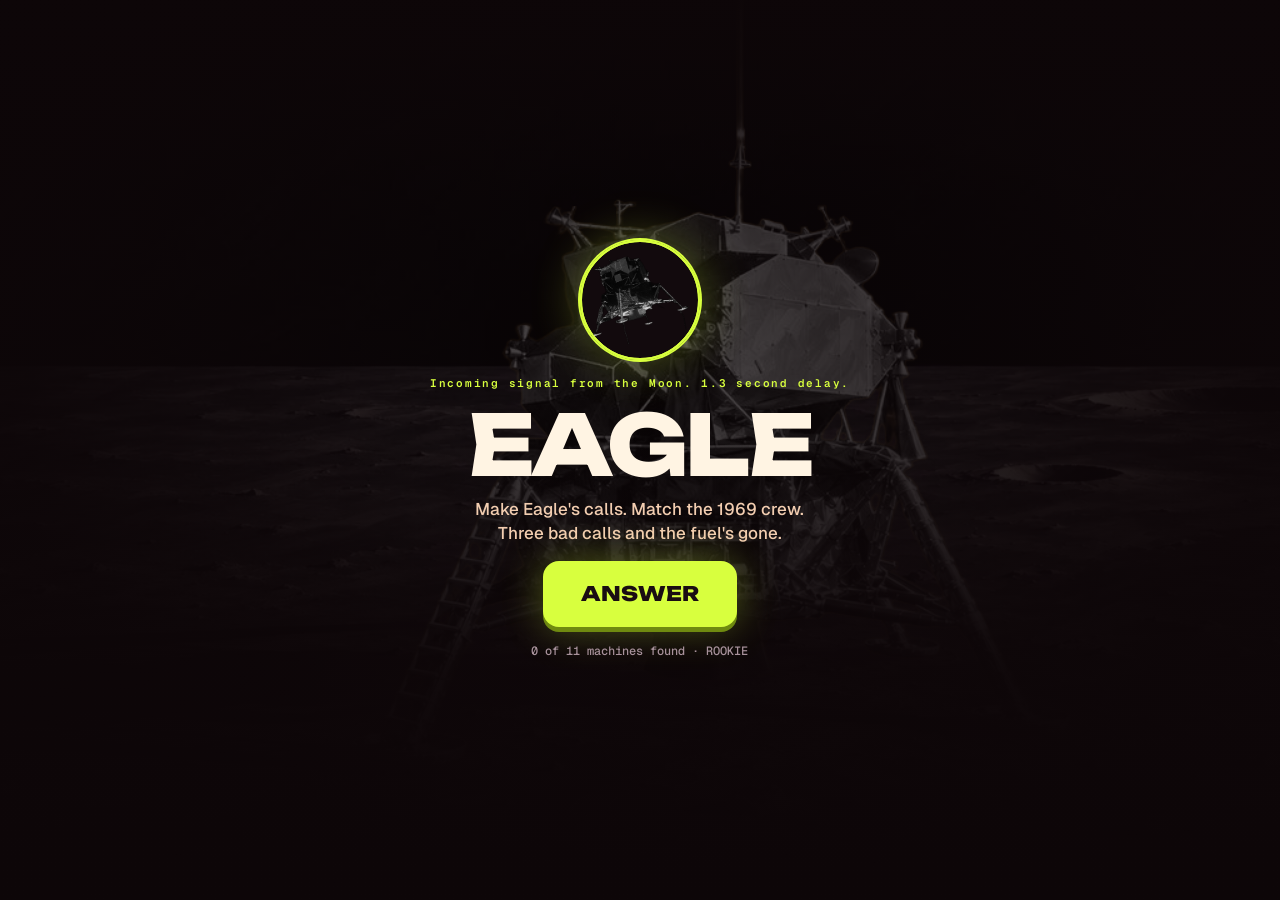
<file: mockups/call/index.html>
<!doctype html><html lang="en"><head><meta charset="utf-8">
<meta name="viewport" content="width=device-width,initial-scale=1,viewport-fit=cover,user-scalable=no">
<title>Ghost Signal · Call</title>
<link rel="preconnect" href="https://fonts.googleapis.com">
<link href="https://fonts.googleapis.com/css2?family=Geist:wght@400;500;600;700&family=Geist+Mono:wght@500;600;700&family=Unbounded:wght@700;800&family=Courier+Prime:wght@400;700&display=swap" rel="stylesheet">
<link rel="stylesheet" href="call.css?v=3">
</head><body class="pre">
<div id="app">
  <div class="scene"><img id="ground" alt=""><img id="shadow" alt=""><img id="mach" alt=""></div>
  <div class="flash"></div><div class="flash good"></div>
  <header class="hud">
    <div class="who"><h1 id="name"></h1><p id="where"></p></div>
    <div class="meter"><span class="lb" id="mlabel"></span><div class="segs" id="segs"><i class="seg"></i><i class="seg"></i><i class="seg"></i></div><div class="pips" id="pips"></div></div>
  </header>
  <div class="real" id="real"><span id="realTag"></span><div class="wave"><i></i><i style="animation-delay:.1s"></i><i style="animation-delay:.25s"></i><i style="animation-delay:.05s"></i><i style="animation-delay:.3s"></i><i style="animation-delay:.15s"></i><i style="animation-delay:.2s"></i></div></div>
  <div class="lamp" id="lamp"></div>
  <div class="stamp" id="stamp"><b id="stB"></b><small id="stS"></small></div>
  <section class="line" id="line"><div class="tag"><i></i><span id="who"></span></div><div class="say" id="say"></div><div class="fact" id="fact"></div></section>
  <footer class="dock" id="dock">
    <div class="keys off" id="keys">
      <button class="key" id="kA"><b></b></button>
      <button class="mic" id="mic" aria-label="Hold to say your call"><svg viewBox="0 0 24 24"><path d="M12 15a3 3 0 0 0 3-3V6a3 3 0 1 0-6 0v6a3 3 0 0 0 3 3zm5-3a5 5 0 0 1-10 0H5a7 7 0 0 0 6 6.9V22h2v-3.1a7 7 0 0 0 6-6.9h-2z"/></svg></button>
      <button class="key" id="kB"><b></b></button>
    </div>
    <div class="chips" id="chips" hidden></div>
    <div class="hint" id="hint"></div>
  </footer>

  <section class="screen on" id="incoming"><div class="in">
    <div class="ring"><img id="ringImg" alt=""></div>
    <span class="k" id="ringK">INCOMING SIGNAL</span>
    <h2 id="ringName"></h2>
    <p id="ringRules"></p>
    <button class="big" id="answer">ANSWER</button>
    <span class="fine" id="found"></span>
  </div></section>

  <section class="screen" id="lost"><canvas id="static" width="160" height="90"></canvas><div class="in">
    <span class="k" style="color:var(--pink)">NO FUEL</span><h2>SIGNAL LOST</h2><p id="lostLine"></p>
    <button class="big" id="again">FLY ME AGAIN</button>
  </div></section>

  <section class="screen" id="keep"><div class="in" style="width:100%">
    <span class="k" id="keepK">MEMORY RECOVERED</span>
    <div class="card"><div class="ph"><img id="kImg" alt=""><span class="st" id="kSt"></span></div>
      <h3 id="kTitle"></h3><p class="cp" id="kCap"></p>
      <div class="row"><div class="sq" id="kRow"></div><div><div class="grade" id="kGrade"></div><div class="rank" id="kRank"></div></div></div>
    </div>
    <div class="btns">
      <button class="big" id="kToday">SEE ME TODAY</button>
      <button class="big" id="kNext" hidden>CALL THE NEXT MACHINE</button>
      <button class="ghost" id="kTalk" hidden>STAY ON THE LINE</button>
      <button class="ghost" id="kAgain" hidden>FLY AGAIN</button>
    </div>
  </div></section>

  <section class="screen" id="promo"><div class="in"><span class="k">PROMOTED</span><h2 id="promoT"></h2></div></section>
</div>
<script id="data"></script>
<script>
const M=(new URLSearchParams(location.search).get("m")||"eagle").replace(/[^a-z0-9]/g,"");
const s=document.createElement("script");s.src=M+".js?v=3";s.onload=()=>{const e=document.createElement("script");e.src="engine.js?v=3";document.body.appendChild(e)};document.body.appendChild(s);
</script>
</body></html>
</file>
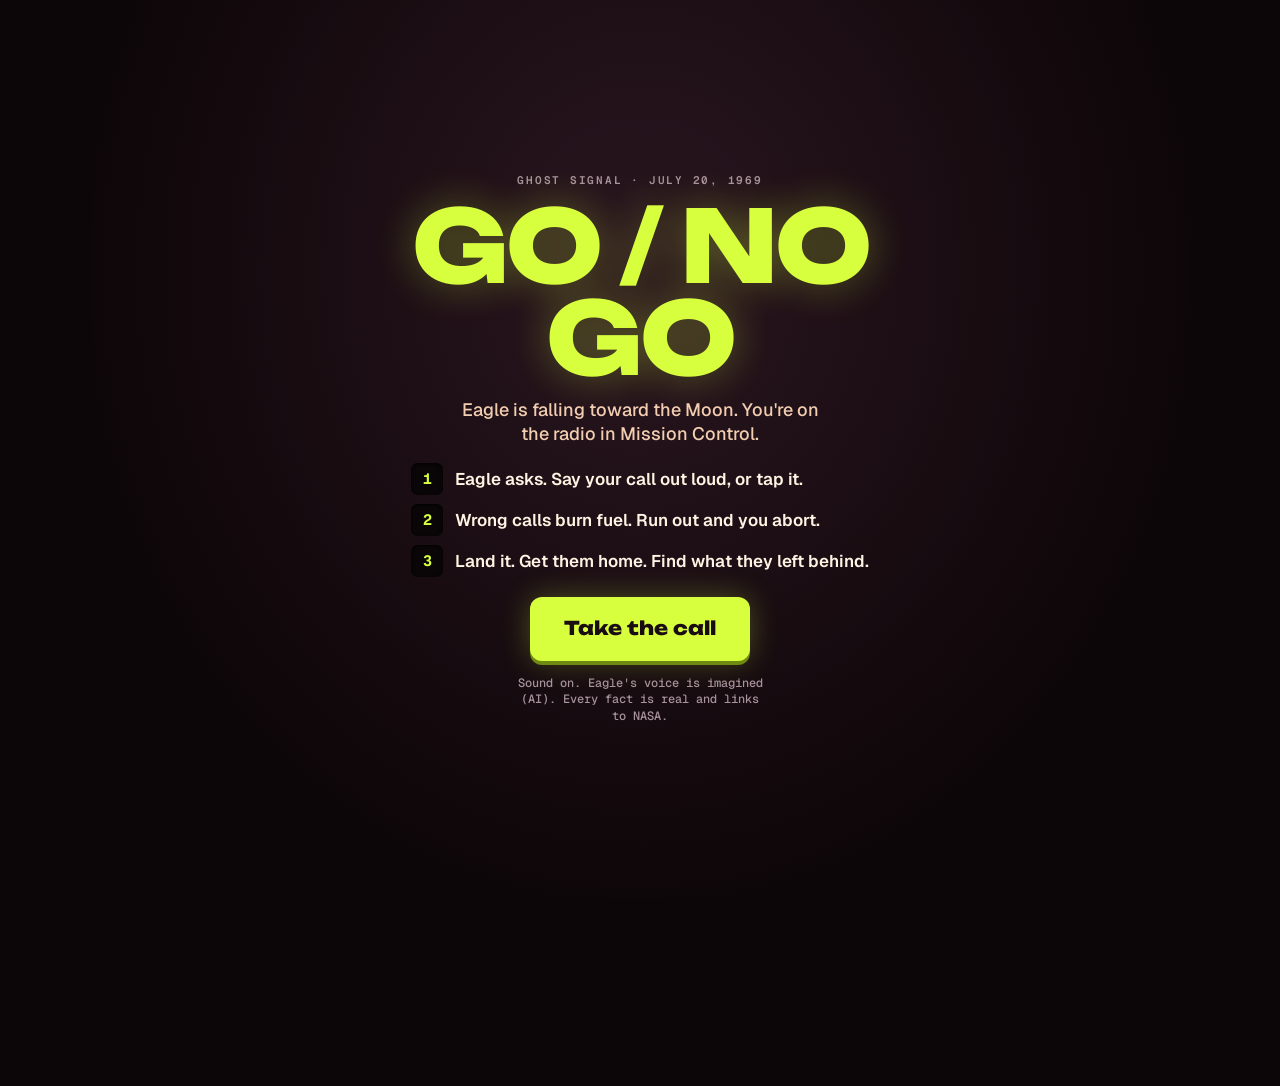
<file: mockups/eagle-call.html>
<!doctype html>
<html lang="en">
<head>
<meta charset="utf-8">
<meta name="viewport" content="width=device-width,initial-scale=1,viewport-fit=cover">
<title>Ghost Signal · Eagle: Go / No Go</title>
<link rel="preconnect" href="https://fonts.googleapis.com">
<link href="https://fonts.googleapis.com/css2?family=Geist:wght@400;500;600;700&family=Geist+Mono:wght@400;500;600&family=Unbounded:wght@600;700;800&family=Courier+Prime:wght@400;700&display=swap" rel="stylesheet">
<style>
:root{
  --night:#0d0608;--panel:#1a1215;--panel2:#241a1e;--edge:#3a2c31;--cream:#fff4e3;--peach:#f2cdb0;--muted:#a8929c;
  --el:#d8ff3e;--amber:#ffb23e;--pink:#ff4fa0;--ink:#1a0d12;
  --display:"Unbounded",system-ui,sans-serif;--sans:"Geist",system-ui,sans-serif;--mono:"Geist Mono",ui-monospace,monospace;--type:"Courier Prime","Courier New",monospace;
  --pop:cubic-bezier(.3,1.6,.5,1);
}
*{box-sizing:border-box;margin:0;padding:0;-webkit-tap-highlight-color:transparent}
html,body{height:100%;background:var(--night);color:var(--cream);font-family:var(--sans);overflow:hidden}
button,input{font:inherit;color:inherit;border:0;background:none}
button{cursor:pointer}
.app{position:relative;height:100%;max-width:1100px;margin:0 auto;display:grid;grid-template-rows:auto 1fr auto}

/* CONSOLE: the top strip reads like the Apollo computer's display */
.console{display:grid;grid-template-columns:auto minmax(0,1fr) auto;gap:10px;align-items:stretch;padding:max(10px,env(safe-area-inset-top)) 12px 10px;background:linear-gradient(#1f1619,#150e11);border-bottom:1px solid #000;box-shadow:inset 0 -1px 0 #ffffff10;z-index:5}
.win{background:#0a0607;border-radius:8px;box-shadow:inset 0 2px 6px #000,inset 0 0 0 1px #ffffff0d;padding:7px 10px;display:grid;gap:3px;align-content:center}
.lbl{font:600 9px/1 var(--mono);letter-spacing:.14em;color:#7d6a72}
.dig{font:600 22px/1 var(--mono);color:var(--el);text-shadow:0 0 10px #d8ff3e88;font-variant-numeric:tabular-nums;letter-spacing:.04em}
.dig.warn{color:var(--amber);text-shadow:0 0 10px #ffb23e99}.dig.dead{color:var(--pink);text-shadow:0 0 12px #ff4fa0aa}
.mid{display:grid;gap:6px}
.lamps{display:flex;gap:6px;justify-content:center}
.lamp{font:600 9px/1 var(--mono);letter-spacing:.1em;padding:5px 7px;border-radius:4px;background:#2a2023;color:#5d4c53;box-shadow:inset 0 1px 0 #ffffff12}
.lamp.on{background:var(--amber);color:var(--ink);box-shadow:0 0 14px #ffb23ecc;animation:lampblink .5s steps(2) infinite}
.lamp.ok.on{background:var(--el);box-shadow:0 0 14px #d8ff3ecc;animation:none}
@keyframes lampblink{50%{opacity:.35}}
.gauge{height:10px;border-radius:3px;background:#0a0607;box-shadow:inset 0 1px 3px #000;overflow:hidden;position:relative}
.gauge i{position:absolute;inset:0 auto 0 0;width:100%;background:repeating-linear-gradient(90deg,var(--el) 0 6px,#0000 6px 8px);transition:width .3s}
.gauge.low i{background:repeating-linear-gradient(90deg,var(--amber) 0 6px,#0000 6px 8px)}
.gauge.dead i{background:repeating-linear-gradient(90deg,var(--pink) 0 6px,#0000 6px 8px)}
.gauge .limit{position:absolute;top:0;bottom:0;left:70%;width:2px;background:var(--cream);display:none}
.right{display:flex;gap:8px}
.bpm b{display:inline-block;animation:beat var(--beat,.8s) infinite;color:var(--pink);font-size:14px;margin-right:2px}
@keyframes beat{0%,100%{transform:scale(1)}14%{transform:scale(1.4)}}

/* SCENE */
.stage{position:relative;overflow:hidden;min-height:0}
.scene{position:absolute;inset:0}
.scene img{position:absolute;left:50%;top:50%;height:100%;width:auto;min-width:100%;object-fit:cover;transform:translate(-50%,-50%);user-select:none;pointer-events:none}
.scene .mach{transition:transform 1.1s cubic-bezier(.2,.8,.2,1)}
.scene::after{content:"";position:absolute;inset:0;background:linear-gradient(180deg,#0d0608cc 0%,transparent 18%,transparent 52%,var(--night) 100%);pointer-events:none}
.dust{position:absolute;inset:auto 0 0 0;height:45%;background:radial-gradient(ellipse at 50% 100%,#f2cdb0aa,transparent 70%);opacity:0;transition:opacity .8s;pointer-events:none;mix-blend-mode:screen}
.dust.on{opacity:1;animation:drift 2.4s ease-in-out infinite alternate}
@keyframes drift{to{transform:translateX(3%) scaleY(1.08)}}
.flash{position:absolute;inset:0;pointer-events:none;opacity:0}
.flash.bad{animation:fl .5s;background:var(--pink)}.flash.good{animation:fl .5s;background:var(--el)}
@keyframes fl{0%{opacity:.4}100%{opacity:0}}
.shake{animation:shake .4s}
@keyframes shake{20%{transform:translate(-8px,3px)}40%{transform:translate(7px,-4px)}60%{transform:translate(-5px,2px)}80%{transform:translate(4px,-1px)}}
.scan{position:absolute;inset:0;pointer-events:none;background:repeating-linear-gradient(0deg,#0000 0 3px,#00000014 3px 4px);mix-blend-mode:multiply}

/* TRANSCRIPT: typed like the real mission transcript */
.tx{position:absolute;left:14px;right:14px;bottom:12px;z-index:3;display:grid;gap:5px}
.tx .hd{display:flex;gap:10px;align-items:center;font:700 13px/1 var(--type);color:var(--el);letter-spacing:.04em}
.tx .hd .get{color:var(--muted);font-weight:400}
.tx .hd .live{width:8px;height:8px;border-radius:50%;background:var(--el);box-shadow:0 0 10px var(--el);opacity:0}
.tx.talking .live{opacity:1;animation:lampblink .6s steps(2) infinite}
.tx .ln{font:700 clamp(18px,2.5vw,24px)/1.3 var(--type);color:var(--cream);text-shadow:0 2px 14px #000,0 0 2px #000;max-width:36ch}
.tx .ln .c{opacity:0}.tx .ln .c.on{opacity:1}

.lag{position:absolute;left:16px;right:16px;top:12px;z-index:4;display:none;gap:6px}
.lag.on{display:grid}
.lag .track{height:2px;background:#ffffff2a;position:relative}
.lag .dot{position:absolute;top:-4px;left:0;width:10px;height:10px;border-radius:50%;background:var(--el);box-shadow:0 0 14px var(--el)}
.lag span{font:600 10px/1 var(--mono);letter-spacing:.1em;color:var(--peach);display:flex;justify-content:space-between}

.stamp{position:absolute;left:50%;top:40%;z-index:6;font:800 clamp(40px,9vw,88px)/1 var(--display);padding:.1em .28em;border:.07em solid currentColor;border-radius:.1em;transform:translate(-50%,-50%) rotate(-8deg) scale(2.4);opacity:0;pointer-events:none;white-space:nowrap;text-shadow:0 0 30px currentColor}
.stamp.go{color:var(--el)}.stamp.no{color:var(--pink)}
.stamp.on{animation:slam .45s var(--pop) forwards}
@keyframes slam{0%{opacity:0}60%{opacity:1}100%{opacity:1;transform:translate(-50%,-50%) rotate(-8deg) scale(1)}}

/* DECK: two lit console keys and the push-to-talk */
.deck{padding:12px 12px max(14px,env(safe-area-inset-bottom));display:grid;gap:10px;z-index:5;background:linear-gradient(#150e11,#0d0608);border-top:1px solid #000;box-shadow:inset 0 1px 0 #ffffff0f}
.keys{display:grid;grid-template-columns:minmax(0,1fr) 88px minmax(0,1fr);gap:10px;align-items:stretch;max-width:680px;width:100%;margin:0 auto}
.key{position:relative;min-height:92px;border-radius:12px;background:linear-gradient(#2c2125,#1d1417);box-shadow:inset 0 1px 0 #ffffff1c,0 4px 0 #050203,0 6px 14px #0008;display:grid;place-items:center;align-content:center;gap:6px;padding:10px 8px;transition:transform .08s,box-shadow .08s;touch-action:manipulation}
.key:active{transform:translateY(3px);box-shadow:inset 0 1px 0 #ffffff1c,0 1px 0 #050203}
.key .cap{font:800 clamp(17px,2.4vw,24px)/1.05 var(--display);text-align:center;letter-spacing:-.01em}
.key .sub{font:600 10px/1 var(--mono);letter-spacing:.12em;color:var(--muted)}
.key .bulb{width:30px;height:5px;border-radius:3px}
.key.a .cap{color:var(--el);text-shadow:0 0 16px #d8ff3e77}.key.a .bulb{background:var(--el);box-shadow:0 0 12px var(--el)}
.key.b .cap{color:var(--amber);text-shadow:0 0 16px #ffb23e77}.key.b .bulb{background:var(--amber);box-shadow:0 0 12px var(--amber)}
.key.hot{outline:3px solid var(--cream);outline-offset:2px}
.ptt{border-radius:50%;width:88px;height:88px;align-self:center;background:radial-gradient(circle at 50% 35%,#4a3a40,#1d1417 70%);box-shadow:inset 0 1px 0 #ffffff22,0 4px 0 #050203,0 6px 14px #0008;display:grid;place-items:center;align-content:center;gap:3px;position:relative}
.ptt svg{width:26px;height:26px;fill:var(--cream)}
.ptt span{font:600 9px/1 var(--mono);letter-spacing:.12em;color:var(--muted)}
.ptt.on{background:radial-gradient(circle at 50% 35%,#e9ff8a,#9fc21e 75%)}.ptt.on svg{fill:var(--ink)}.ptt.on span{color:var(--ink)}
.ptt.on::after{content:"";position:absolute;inset:-6px;border-radius:50%;border:2px solid var(--el);animation:ring 1s infinite}
@keyframes ring{to{inset:-18px;opacity:0}}
.heard{min-height:16px;text-align:center;font:500 13px/1.2 var(--mono);color:var(--peach)}
.deck.locked .key,.deck.locked .ptt{opacity:.3;pointer-events:none}

/* TRUE STORY: a typed flight note */
.note{position:absolute;left:0;right:0;bottom:0;z-index:8;max-width:760px;margin:0 auto;background:#f6ecdc;color:var(--ink);border-radius:14px 14px 0 0;padding:18px 20px max(18px,env(safe-area-inset-bottom));transform:translateY(105%);transition:transform .35s var(--pop);display:grid;gap:9px;box-shadow:0 -10px 40px #000a}
.note.on{transform:none}
.note .v{font:800 20px/1 var(--display)}
.note.ok .v{color:#4e6b00}.note.miss .v{color:#b0105c}
.note .re{font:600 17px/1.3 var(--sans)}
.note .tag{font:700 12px/1 var(--type);letter-spacing:.08em;color:#7a5f68;border-top:1px dashed #1a0d1240;padding-top:10px}
.note .f{font:400 16px/1.4 var(--type);color:#2c1820}
.note a{font:500 11px/1 var(--mono);color:#7a5f68}
.note .nx{margin-top:4px;min-height:58px;border-radius:12px;background:var(--ink);color:var(--cream);font:700 17px/1 var(--display)}

/* OVERLAYS */
.over{position:absolute;inset:0;z-index:20;display:none;place-items:center;text-align:center;padding:22px;background:radial-gradient(ellipse at 50% 30%,#2a1620,var(--night) 72%);overflow:auto}
.over.on{display:grid}
.title{display:grid;gap:14px;justify-items:center;max-width:520px}
.k{font:600 11px/1 var(--mono);letter-spacing:.16em;color:var(--muted)}
.title h1{font:800 clamp(46px,11vw,100px)/.92 var(--display);letter-spacing:-.03em;color:var(--el);text-shadow:0 0 40px #d8ff3e55;animation:zoomin .55s var(--pop)}
.title p{font:500 18px/1.35 var(--sans);max-width:30ch;color:var(--peach)}
@keyframes zoomin{from{transform:scale(2.1);opacity:0}}
.rules{display:grid;gap:9px;text-align:left;font:600 17px/1.3 var(--sans);margin:2px 0 6px}
.rules div{display:flex;gap:12px;align-items:center}
.rules i{font:700 15px/1 var(--mono);font-style:normal;width:32px;height:32px;border-radius:7px;display:grid;place-items:center;background:#0a0607;color:var(--el);box-shadow:inset 0 1px 3px #000;flex:none}
.big{min-height:64px;padding:0 34px;border-radius:12px;background:var(--el);color:var(--ink);font:800 19px/1 var(--display);box-shadow:0 4px 0 #6f8a10,0 0 30px #d8ff3e44}
.big:active{transform:translateY(3px);box-shadow:0 1px 0 #6f8a10}
.ghost{min-height:54px;padding:0 22px;border-radius:12px;box-shadow:inset 0 0 0 2px #ffffff30;font:700 15px/1 var(--display)}
.fine{font:500 12px/1.4 var(--mono);color:var(--muted);max-width:36ch}

/* PLAQUE */
#plaque{align-content:start;gap:12px}
.pq-head{display:grid;gap:6px;justify-items:center}
.pq-head h2{font:800 clamp(24px,5vw,40px)/1 var(--display);color:var(--cream)}
.pq-count{font:600 12px/1 var(--mono);letter-spacing:.12em;color:var(--el)}
.pq{position:relative;width:min(560px,92vw);aspect-ratio:1280/1054;border-radius:10px;overflow:hidden;box-shadow:0 0 0 6px #6b6466,0 0 0 8px #2b2729,0 20px 60px #000c;touch-action:none;cursor:grab;background:#ddd}
.pq img{position:absolute;inset:0;width:100%;height:100%;filter:sepia(.25) contrast(1.05) brightness(.97)}
.pq::before{content:"";position:absolute;inset:0;z-index:1;background:linear-gradient(115deg,#ffffff00 30%,#ffffff40 48%,#ffffff00 60%);mix-blend-mode:overlay;pointer-events:none}
.pq canvas{position:absolute;inset:0;width:100%;height:100%;z-index:2}
.spot{position:absolute;z-index:3;pointer-events:none;opacity:0;transition:opacity .4s}
.spot.on{opacity:1}
.spot b{position:absolute;left:50%;top:0;transform:translate(-50%,-50%);font:700 10px/1 var(--mono);letter-spacing:.1em;background:var(--ink);color:var(--el);padding:5px 7px;border-radius:4px;white-space:nowrap;box-shadow:0 0 0 1px var(--el)}
.pq-line{min-height:3.2em;max-width:34ch;font:700 17px/1.35 var(--type);color:var(--cream)}
.pq-row{display:flex;gap:10px;flex-wrap:wrap;justify-content:center}
.moon{display:none;gap:10px;justify-items:center;max-width:560px}
.moon.on{display:grid;animation:zoomin .6s var(--pop)}
.moon img{width:min(320px,70vw);border-radius:8px;box-shadow:0 20px 50px #000c}
.moon span{font:500 12px/1.4 var(--mono);color:var(--muted)}

/* MEMORY CARD */
.card{width:min(420px,100%);background:#f6ecdc;color:var(--ink);border-radius:16px;padding:16px;display:grid;gap:11px;transform:rotate(-1.5deg);animation:deal .7s var(--pop);text-align:left}
@keyframes deal{from{transform:translateY(60px) rotate(8deg) scale(.8);opacity:0}}
.card .ph{position:relative;border-radius:10px;overflow:hidden;aspect-ratio:16/9;background:#160511}
.card .ph img{width:100%;height:100%;object-fit:cover}
.card .st{position:absolute;right:10px;top:10px;font:800 13px/1 var(--display);color:var(--el);border:3px solid var(--el);border-radius:6px;padding:6px 8px;transform:rotate(8deg);background:#160511cc}
.card .tg{font:700 12px/1 var(--type);letter-spacing:.08em;color:#7a5f68}
.card h2{font:800 25px/1 var(--display);letter-spacing:-.02em}
.marks{display:flex;gap:5px;flex-wrap:wrap}.marks b{width:20px;height:20px;border-radius:4px;background:#5d7d00}.marks b.x{background:#c2186a}
.vs{display:grid;grid-template-columns:1fr auto auto;gap:6px 14px;font:400 15px/1.2 var(--type);align-items:baseline}
.vs .h{font:600 10px/1 var(--mono);letter-spacing:.1em;color:#7a5f68}.vs .n{font:700 17px/1 var(--mono);text-align:right}
.card .small{font:400 13px/1.35 var(--type);color:#5a4048}
.card .btns{display:grid;gap:8px}.card .btns .ghost{box-shadow:inset 0 0 0 2px #1a0d1233;color:var(--ink)}
.relic{display:flex;gap:10px;align-items:center;font:400 14px/1.3 var(--type)}.relic img{width:64px;height:52px;object-fit:cover;border-radius:4px}

/* TALK */
#talk{align-content:stretch;padding:0;place-items:stretch;grid-template-columns:minmax(0,1fr)}
.tk{display:grid;grid-template-rows:auto minmax(0,1fr) auto auto;grid-template-columns:minmax(0,1fr);height:100%;min-width:0;max-width:760px;margin:0 auto;width:100%}
.tk-top{display:flex;align-items:center;gap:12px;padding:max(14px,env(safe-area-inset-top)) 16px 12px;border-bottom:1px solid #ffffff12;text-align:left}
.tk-top img{width:54px;height:54px;object-fit:cover;border-radius:50%;box-shadow:0 0 0 2px var(--el)}
.tk-top b{font:800 18px/1 var(--display)}.tk-top small{display:block;font:600 10px/1.4 var(--mono);letter-spacing:.1em;color:var(--muted)}
.tk-top .x{margin-left:auto;font:600 12px/1 var(--mono);color:var(--muted);padding:10px}
.log{overflow:auto;padding:14px 16px;display:grid;grid-template-columns:minmax(0,1fr);gap:12px;align-content:start;text-align:left}
.msg{max-width:88%;display:grid;gap:5px}
.msg .w{font:700 11px/1 var(--type);letter-spacing:.08em;color:var(--el)}
.msg .t{font:700 17px/1.38 var(--type);color:var(--cream)}
.msg a{font:500 11px/1 var(--mono);color:var(--muted)}
.msg.me{justify-self:end;text-align:right}.msg.me .w{color:var(--peach)}.msg.me .t{font-weight:400;color:var(--peach)}
.chips{display:flex;gap:8px;overflow-x:auto;padding:10px 16px 4px}
.chip{flex:none;min-height:44px;padding:0 14px;border-radius:10px;background:var(--panel2);box-shadow:inset 0 1px 0 #ffffff14;font:700 14px/1 var(--sans);color:var(--cream)}
.inrow{display:grid;grid-template-columns:auto minmax(0,1fr) auto;gap:8px;padding:10px 16px max(14px,env(safe-area-inset-bottom));align-items:center}
.inrow .ptt{width:56px;height:56px}.inrow .ptt span{display:none}
.inrow input{min-width:0;min-height:52px;border-radius:10px;background:#0a0607;box-shadow:inset 0 1px 3px #000;padding:0 14px;font:500 16px var(--sans);color:var(--cream)}
.inrow .send{min-height:52px;padding:0 16px;border-radius:10px;background:var(--el);color:var(--ink);font:800 14px/1 var(--display)}

@media (min-width:860px){.tx{left:28px;bottom:22px}.keys{grid-template-columns:1fr 96px 1fr}}
@media (max-width:440px){.console{gap:6px;padding-left:8px;padding-right:8px}.dig{font-size:16px}.win{padding:6px 7px}.lbl{font-size:8px;letter-spacing:.1em}.lamp{font-size:8px;padding:4px 5px}#lAct{display:none}.right{gap:6px}.key{min-height:84px}.key .cap{font-size:17px}.ptt{width:76px;height:76px}.keys{grid-template-columns:minmax(0,1fr) 76px minmax(0,1fr);gap:8px}}
.sr{position:absolute;width:1px;height:1px;overflow:hidden;clip:rect(0 0 0 0)}
</style>
</head>
<body>
<div class="app" id="app">
  <header class="console">
    <div class="win"><span class="lbl">MISSION CLOCK</span><span class="dig" id="get">102:33:05</span></div>
    <div class="mid">
      <div class="lamps"><span class="lamp" id="lProg">PROG</span><span class="lamp ok" id="lAct">COMP ACTY</span><span class="lamp" id="lLow">LOW FUEL</span></div>
      <div class="gauge" id="gauge"><i id="fill"></i><span class="limit" id="limit"></span></div>
    </div>
    <div class="right">
      <div class="win"><span class="lbl" id="mlabel">FUEL</span><span class="dig" id="mval">045</span></div>
      <div class="win bpm" title="Your heart rate. Neil's hit about 150 at landing."><span class="lbl">HEART</span><span class="dig" style="color:var(--cream);text-shadow:none"><b>&#9829;</b><span id="bpm">77</span></span></div>
    </div>
  </header>

  <section class="stage" id="stage">
    <div class="scene">
      <img src="../assets/layers/eagle/ground.webp" alt="">
      <img src="../assets/layers/eagle/shadow.webp" alt="" id="shadow">
      <img src="../assets/layers/eagle/machine.webp" alt="Eagle, the Apollo 11 lunar module" class="mach" id="mach">
    </div>
    <div class="dust" id="dust"></div>
    <div class="scan"></div>
    <div class="flash" id="flash"></div>
    <div class="lag" id="lag"><div class="track"><div class="dot" id="lagdot"></div></div><span><em>YOU · EARTH</em><em>1.3 SECONDS TO THE MOON</em><em>EAGLE</em></span></div>
    <div class="tx" id="tx" aria-live="polite"><div class="hd"><span class="live"></span><span id="who">EAGLE</span><span class="get" id="txget"></span></div><div class="ln" id="line"></div></div>
    <div class="stamp" id="stamp">GO</div>
  </section>

  <footer class="deck locked" id="deck">
    <div class="keys">
      <button class="key a" id="kA"><span class="bulb"></span><span class="cap"></span><span class="sub"></span></button>
      <button class="ptt" id="ptt" aria-label="Push to talk"><svg viewBox="0 0 24 24"><path d="M12 15a3 3 0 0 0 3-3V6a3 3 0 1 0-6 0v6a3 3 0 0 0 3 3zm5-3a5 5 0 0 1-10 0H5a7 7 0 0 0 6 6.9V21h2v-2.1A7 7 0 0 0 19 12z"/></svg><span>SAY IT</span></button>
      <button class="key b" id="kB"><span class="bulb"></span><span class="cap"></span><span class="sub"></span></button>
    </div>
    <div class="heard" id="heard"></div>
  </footer>

  <div class="note" id="note" role="dialog">
    <div class="v" id="nv"></div><div class="re" id="nre"></div>
    <div class="tag">WHAT REALLY HAPPENED</div><div class="f" id="nf"></div>
    <a id="nsrc" target="_blank" rel="noopener">NASA source</a>
    <button class="nx" id="nx">Next call</button>
  </div>

  <div class="over on" id="intro"><div class="title">
    <span class="k">GHOST SIGNAL · JULY 20, 1969</span>
    <h1>GO / NO GO</h1>
    <p>Eagle is falling toward the Moon. You're on the radio in Mission Control.</p>
    <div class="rules"><div><i>1</i>Eagle asks. Say your call out loud, or tap it.</div><div><i>2</i>Wrong calls burn fuel. Run out and you abort.</div><div><i>3</i>Land it. Get them home. Find what they left behind.</div></div>
    <button class="big" id="start">Take the call</button>
    <span class="fine">Sound on. Eagle's voice is imagined (AI). Every fact is real and links to NASA.</span>
  </div></div>

  <div class="over" id="actcard"><div class="title"><span class="k" id="actk"></span><h1 id="acth"></h1><p id="actp"></p></div></div>

  <div class="over" id="abort"><div class="title"><span class="k">FUEL 000</span><h1 style="color:var(--pink)">ABORT</h1><p>Eagle fires its top engine and climbs back to orbit. In 1969 it didn't come to this.</p><button class="big" id="retry">Fly the landing again</button></div></div>

  <div class="over" id="plaque">
    <div class="pq-head"><span class="k">STILL ON EAGLE'S LADDER, RIGHT NOW</span><h2>Rub off the Moon dust</h2><span class="pq-count" id="pqc">0 OF 6 FOUND</span></div>
    <div class="pq" id="pq"><img src="../assets/eagle-call/S69-39334.jpg" alt="The plaque on Eagle's leg: two hemispheres of Earth, the words 'Here men from the planet Earth first set foot upon the Moon, July 1969 A.D. We came in peace for all mankind', and four signatures."><canvas id="dustc"></canvas></div>
    <div class="pq-line" id="pql"></div>
    <div class="pq-row"><button class="ghost" id="blow">Blow it all off</button></div>
    <div class="moon" id="moon"><img src="../assets/eagle-call/as11-40-5899.jpg" alt="NASA photo AS11-40-5899: the plaque on Eagle's ladder leg on the Moon, July 1969"><span>NASA photo AS11-40-5899, taken on the Moon, July 1969</span><button class="big" id="keep">Keep it</button></div>
  </div>

  <div class="over" id="result"></div>

  <div class="over" id="talk"><div class="tk">
    <div class="tk-top"><img src="../assets/img/eagle-portrait.jpg" alt=""><div><b>Eagle</b><small>LINE OPEN · TRANQUILITY BASE</small></div><button class="x" id="tkx">END CALL</button></div>
    <div class="log" id="log"></div>
    <div class="chips" id="chips"></div>
    <div class="inrow"><button class="ptt" id="tptt" aria-label="Push to talk"><svg viewBox="0 0 24 24"><path d="M12 15a3 3 0 0 0 3-3V6a3 3 0 1 0-6 0v6a3 3 0 0 0 3 3zm5-3a5 5 0 0 1-10 0H5a7 7 0 0 0 6 6.9V21h2v-2.1A7 7 0 0 0 19 12z"/></svg></button><input id="tin" placeholder="Ask Eagle anything" autocomplete="off"><button class="send" id="tsend">SEND</button></div>
  </div></div>
</div>

<script src="../radio-voice.js"></script>
<script src="eagle-call-data.js"></script>
<script>
const $=s=>document.querySelector(s), E=window.EAGLE, API="https://dioni.zo.space/api/ghost-signal";
let S,burn=1,timer=null,typing=null,actx=null,routed=false,MAN={},runId=0;
const vo=new Audio();vo.crossOrigin="anonymous";vo.preload="auto";
const real=new Audio("../assets/audio/eagle.mp3");real.preload="auto";
fetch("../assets/eagle-call/v/manifest.json").then(r=>r.json()).then(j=>MAN=j).catch(()=>{});
function reset(){S={act:0,card:0,fuel:45,bpm:77,weight:62,marks:[],busy:false,actFuel:45,get:102*3600+33*60+5}}
reset();

/* ---------- sound ---------- */
function ac(){if(!actx){try{actx=new(window.AudioContext||window.webkitAudioContext)()}catch(e){}}
  if(actx&&!routed){try{const src=actx.createMediaElementSource(vo);(window.GS_radio?.attach(actx,src,vo)||src).connect(actx.destination);routed=true}catch(e){routed=true}}
  if(actx&&actx.state==="suspended")actx.resume();return actx}
function tone(f,d,type="sine",g=.15,when=0){const a=ac();if(!a)return;const o=a.createOscillator(),v=a.createGain();o.type=type;o.frequency.value=f;const t=a.currentTime+when;v.gain.setValueAtTime(g,t);v.gain.exponentialRampToValueAtTime(.001,t+d);o.connect(v).connect(a.destination);o.start(t);o.stop(t+d)}
const thunk=()=>{tone(90,.25,"square",.18);tone(60,.3,"sine",.22)};
const good=()=>{tone(660,.12,"triangle",.14);tone(990,.18,"triangle",.12,.08)};
const bad=()=>{tone(160,.35,"sawtooth",.13);tone(110,.4,"sawtooth",.11,.06)};
const quindar=()=>tone(2525,.25,"sine",.07);
function crackle(ms=220){const a=ac();if(!a)return;const n=a.sampleRate*ms/1000,b=a.createBuffer(1,n,a.sampleRate),d=b.getChannelData(0);for(let i=0;i<n;i++)d[i]=(Math.random()*2-1)*.16*(Math.random()<.3);const s=a.createBufferSource();s.buffer=b;s.connect(a.destination);s.start()}

/* play one line: pre-recorded voice through the game's radio filter; browser voice only if a file is missing */
function voice(who,text){return new Promise(res=>{
  let done=false;const fin=()=>{if(!done){done=true;clearTimeout(t);res()}};
  const t=setTimeout(fin,Math.max(4000,text.length*95));
  const f=MAN[who+"|"+text];
  if(f){try{window.GS_radio?.preset?.(who==="EAGLE"?"eagle":who==="BUZZ"?"rover16":"alsep","")}catch(e){}
    vo.onended=fin;vo.onerror=fin;vo.src="../assets/eagle-call/v/"+f;vo.play().catch(fin);return}
  try{speechSynthesis.cancel();const u=new SpeechSynthesisUtterance(text);u.pitch=.75;u.rate=1.05;u.onend=fin;speechSynthesis.speak(u)}catch(e){setTimeout(fin,text.length*55)}
})}
function stopVoice(){try{vo.pause()}catch(e){}try{speechSynthesis.cancel()}catch(e){}}
function realClip(a,b){return new Promise(res=>{try{real.currentTime=a;const stop=()=>{if(real.currentTime>=b){real.pause();real.removeEventListener("timeupdate",stop);res()}};real.addEventListener("timeupdate",stop);real.play().catch(res);setTimeout(()=>{real.pause();res()},(b-a)*1000+1500)}catch(e){res()}})}

function typeLine(who,txt,get){clearInterval(typing);$("#who").textContent=who;$("#txget").textContent=get||"";const el=$("#line");
  el.innerHTML=[...txt].map(c=>`<span class="c">${c===" "?" ":c.replace(/[<&]/g,"")}</span>`).join("");const cs=el.querySelectorAll(".c");let i=0;
  typing=setInterval(()=>{if(i<cs.length)cs[i++].classList.add("on");else clearInterval(typing)},22)}
async function say(o,get){$("#tx").classList.add("talking");quindar();crackle();typeLine(o.who,o.say,get);await voice(o.who,o.say);$("#tx").classList.remove("talking")}

/* ---------- console ---------- */
const pad=(n,l=2)=>String(Math.max(0,Math.floor(n))).padStart(l,"0");
function clock(){const g=S.get;$("#get").textContent=`${pad(g/3600,3)}:${pad(g%3600/60)}:${pad(g%60)}`}
setInterval(()=>{S.get+=1;clock()},1000);
function hud(){const A=E.acts[S.act];$("#mlabel").textContent=A.meter;const gg=$("#gauge"),mv=$("#mval");gg.classList.remove("low","dead");mv.classList.remove("warn","dead");
  if(A.meter==="FUEL"){$("#limit").style.display="none";mv.textContent=pad(Math.ceil(S.fuel),3);$("#fill").style.width=Math.max(0,S.fuel/45*100)+"%";
    if(S.fuel<=30){gg.classList.add("low");mv.classList.add("warn")}if(S.fuel<=10){gg.classList.add("dead");mv.classList.add("dead")}
    $("#lLow").classList.toggle("on",S.fuel<=30)}
  else{$("#limit").style.display="block";$("#fill").style.width=Math.min(100,S.weight)+"%";const over=S.weight>70;mv.textContent=over?"HEAVY":"LIFT";if(over){gg.classList.add("dead");mv.classList.add("dead")}$("#lLow").classList.remove("on")}
  $("#bpm").textContent=Math.round(S.bpm);document.documentElement.style.setProperty("--beat",(60/S.bpm).toFixed(2)+"s")}
function setAlt(f){$("#mach").style.transform=`translate(-50%,calc(-50% - ${f*26}%)) scale(${1-f*.22})`;$("#shadow").style.opacity=String(1-f*.85)}

/* ---------- voice input ---------- */
const SR=window.SpeechRecognition||window.webkitSpeechRecognition;let rec=null;
function listen(btn,onFinal){if(rec){try{rec.stop()}catch(e){}return}
  if(!SR){$("#heard").textContent="Voice works in Chrome. Tap a key instead.";return}
  stopVoice();rec=new SR();rec.lang="en-US";rec.interimResults=true;rec.maxAlternatives=1;btn.classList.add("on");
  let finalT="";rec.onresult=e=>{const t=[...e.results].map(x=>x[0].transcript).join(" ");$("#heard").textContent="“"+t+"”";if(e.results[e.results.length-1].isFinal)finalT=t};
  rec.onerror=e=>{$("#heard").textContent=e.error==="not-allowed"?"Mic is blocked. Tap a key instead.":"Didn't catch that. Try again."};
  rec.onend=()=>{btn.classList.remove("on");rec=null;if(finalT)onFinal(finalT)};
  try{rec.start()}catch(e){btn.classList.remove("on");rec=null}}
function match(text,C){const t=" "+text.toLowerCase().replace(/[^a-z ]/g," ")+" ";const sc=o=>Math.max(0,...o[3].map(k=>t.includes(" "+k+" ")||t.includes(" "+k)?k.length:0));const a=sc(C.a),b=sc(C.b);return a===b?null:(a>b?"a":"b")}

/* ---------- the call ---------- */
function showAct(i){return new Promise(r=>{const A=E.acts[i];$("#actk").textContent=A.k;$("#acth").textContent=A.h;$("#actp").textContent=A.p;$("#actcard").classList.add("on");thunk();setTimeout(()=>{$("#actcard").classList.remove("on");r()},2400)})}
async function deal(){const id=++runId,A=E.acts[S.act],C=A.cards[S.card];S.busy=false;hud();
  $("#deck").classList.add("locked");$("#heard").textContent="";
  $("#lProg").classList.toggle("on",!!C.lamp);if(C.lamp){$("#lProg").textContent="PROG "+C.lamp;tone(880,.12,"square",.05);tone(880,.12,"square",.05,.25)}else $("#lProg").textContent="PROG";
  if(C.dust)$("#dust").classList.add("on");
  if(A.live){burn=.5;startClock()}
  const set=(k,o)=>{k.querySelector(".cap").textContent=o[0];k.querySelector(".sub").textContent=o[2].toUpperCase()};set($("#kA"),C.a);set($("#kB"),C.b);
  if(C.real){$("#tx").classList.add("talking");typeLine("BUZZ · REAL 1969 RADIO","Contact light.",C.get);await realClip(2.6,4.4);$("#tx").classList.remove("talking");if(id!==runId)return;typeLine("EAGLE","Blue light's on. The engine?")}
  else{await say(C,C.get);if(id!==runId)return}
  $("#deck").classList.remove("locked");$("#heard").textContent=SR?"Say "+C.a[0]+" or "+C.b[0]+". Or tap.":"";
  if(A.live)burn=1}
function startClock(){stopClock();let last=performance.now(),warned=S.fuel<=30;
  timer=setInterval(()=>{const now=performance.now();S.fuel-=burn*(now-last)/1000;last=now;
    if(!warned&&S.fuel<=30){warned=true;say(E.radio30)}
    S.bpm=Math.min(170,S.bpm+.05);hud();if(S.fuel<=0){stopClock();abort()}},100)}
function stopClock(){clearInterval(timer);timer=null}

function pick(side){if(S.busy||$("#deck").classList.contains("locked"))return;const A=E.acts[S.act],C=A.cards[S.card];S.busy=true;stopClock();stopVoice();ac();
  $("#deck").classList.add("locked");const k=side==="a"?$("#kA"):$("#kB");k.classList.add("hot");setTimeout(()=>k.classList.remove("hot"),500);
  const ok=side===C.right,label=(side==="a"?C.a:C.b)[0],go=()=>verdict(ok,label,C);
  if(C.lag){const lag=$("#lag"),dot=$("#lagdot");lag.classList.add("on");dot.style.transition="none";dot.style.left="0";quindar();
    requestAnimationFrame(()=>requestAnimationFrame(()=>{dot.style.transition="left 1.3s linear";dot.style.left="calc(100% - 10px)"}));setTimeout(()=>{lag.classList.remove("on");go()},1380)}
  else go()}

async function verdict(ok,label,C){const id=runId;
  const st=$("#stamp");st.textContent=label;st.className="stamp "+(ok?"go":"no");void st.offsetWidth;st.classList.add("on");
  thunk();setTimeout(()=>ok?good():bad(),120);const fl=$("#flash");fl.className="flash";void fl.offsetWidth;fl.classList.add(ok?"good":"bad");
  if(!ok){const s=$("#stage");s.classList.remove("shake");void s.offsetWidth;s.classList.add("shake")}
  S.marks.push(ok);$("#lProg").classList.remove("on");
  if(E.acts[S.act].meter==="FUEL"){if(!ok)S.fuel-=8;S.bpm+=ok?4:16}
  else{const keep=/KEEP|BRING/.test(label);if(C.w>0&&keep)S.weight+=C.w;if(C.w<0&&!keep)S.weight+=C.w;S.bpm+=ok?1:6}
  if(C.alt!=null&&ok)setAlt(C.alt);if(C.lag&&ok)setAlt(S.card===0?.88:.76);hud();
  if(S.act===1&&S.fuel<=0){abort();return}
  await new Promise(r=>setTimeout(r,600));if(id!==runId)return;
  $("#nv").textContent=ok?"Good call.":"Not what happened.";$("#nre").textContent=ok?C.yes:C.no;$("#nf").textContent=C.fact;
  $("#nsrc").href=C.src;$("#nsrc").textContent="Source: "+new URL(C.src).hostname.replace("www.","");
  $("#nx").textContent=S.act===2&&S.card===E.acts[2].cards.length-1?"Lift off":"Next call";
  const n=$("#note");n.className="note on "+(ok?"ok":"miss");
  await say({who:"EAGLE",say:ok?C.yes:C.no});
  if(C.real&&ok&&id===runId){$("#tx").classList.add("talking");typeLine("HOUSTON · REAL 1969 RADIO","Houston, Tranquility Base here. The Eagle has landed.","102:45:58");await realClip(24.6,39.9);$("#tx").classList.remove("talking")}}

async function next(){stopVoice();try{real.pause()}catch(e){}$("#note").classList.remove("on");$("#stamp").classList.remove("on");
  const A=E.acts[S.act];S.card++;
  if(S.card>=A.cards.length){$("#dust").classList.remove("on");if(S.act===2)return liftoff();
    if(S.act===1)S.landFuel=S.fuel;S.act++;S.card=0;S.actFuel=S.fuel;if(S.act===2)S.get=124*3600+15*60;await showAct(S.act)}
  deal()}
function abort(){stopClock();stopVoice();runId++;$("#note").classList.remove("on");bad();$("#abort").classList.add("on");say(E.abort)}
async function retry(){stopVoice();$("#abort").classList.remove("on");S.fuel=Math.max(S.actFuel,30);S.card=0;S.bpm=Math.min(S.bpm,120);S.marks=S.marks.slice(0,E.acts[0].cards.length);setAlt(.76);await showAct(1);deal()}

async function liftoff(){$("#deck").classList.add("locked");tone(70,2.2,"sawtooth",.12);$("#stage").classList.add("shake");
  const m=$("#mach");m.style.transition="transform 2.6s cubic-bezier(.6,0,.9,.4)";m.style.transform="translate(-50%,-170%)";
  await say(E.liftoff);setTimeout(plaque,400)}

/* ---------- the plaque: rub the dust off ---------- */
const found=new Set();let pqReady=false;
function plaque(){const o=$("#plaque");o.classList.add("on");$("#pql").textContent="";
  const c=$("#dustc"),W=420,H=Math.round(420*1054/1280);c.width=W;c.height=H;const g=c.getContext("2d");
  g.fillStyle="#8d8279";g.fillRect(0,0,W,H);const im=g.getImageData(0,0,W,H),d=im.data;
  for(let i=0;i<d.length;i+=4){const n=(Math.random()-.5)*46;d[i]+=n;d[i+1]+=n;d[i+2]+=n-6}g.putImageData(im,0,0);
  for(let i=0;i<70;i++){g.fillStyle=`rgba(${60+Math.random()*40},${55+Math.random()*30},${50+Math.random()*30},.35)`;g.beginPath();g.arc(Math.random()*W,Math.random()*H,2+Math.random()*9,0,7);g.fill()}
  g.fillStyle="#2b2226cc";g.font="700 18px 'Geist Mono',monospace";g.textAlign="center";g.fillText("RUB TO CLEAN",W/2,H/2);
  const pq=$("#pq");pq.querySelectorAll(".spot").forEach(x=>x.remove());
  E.plaque.spots.forEach(s=>{const el=document.createElement("div");el.className="spot";el.id="sp-"+s.id;Object.assign(el.style,{left:s.x*100+"%",top:s.y*100+"%",width:s.w*100+"%",height:s.h*100+"%"});el.innerHTML=`<b>${s.label}</b>`;pq.appendChild(el)});
  pqReady=true;say(E.plaque.intro).then(()=>{})}
let lastRub=0,rubSound=0;
function rub(e){if(!pqReady)return;const c=$("#dustc"),r=c.getBoundingClientRect(),g=c.getContext("2d");
  const x=(e.clientX-r.left)/r.width*c.width,y=(e.clientY-r.top)/r.height*c.height;g.globalCompositeOperation="destination-out";
  const gr=g.createRadialGradient(x,y,0,x,y,26);gr.addColorStop(0,"rgba(0,0,0,1)");gr.addColorStop(1,"rgba(0,0,0,0)");g.fillStyle=gr;g.beginPath();g.arc(x,y,26,0,7);g.fill();g.globalCompositeOperation="source-over";
  const now=performance.now();if(now-rubSound>90){rubSound=now;crackle(40)}if(now-lastRub>160){lastRub=now;check()}}
let queue=Promise.resolve();
function check(){const c=$("#dustc"),g=c.getContext("2d"),d=g.getImageData(0,0,c.width,c.height).data;
  for(const s of E.plaque.spots){if(found.has(s.id))continue;let clear=0,n=0;
    for(let i=0;i<10;i++)for(let j=0;j<6;j++){const x=Math.floor((s.x+s.w*(i+.5)/10)*c.width),y=Math.floor((s.y+s.h*(j+.5)/6)*c.height);n++;if(d[(y*c.width+x)*4+3]<60)clear++}
    if(clear/n>.55)reveal(s)}}
function reveal(s){found.add(s.id);$("#sp-"+s.id).classList.add("on");good();$("#pqc").textContent=`${found.size} OF ${E.plaque.spots.length} FOUND`;
  queue=queue.then(async()=>{$("#pql").textContent=s.say;await voice("EAGLE",s.say)});
  if(found.size===E.plaque.spots.length){pqReady=false;queue=queue.then(async()=>{const c=$("#dustc");c.style.transition="opacity .8s";c.style.opacity="0";$("#blow").style.display="none";$("#moon").classList.add("on");$("#pql").textContent=E.plaque.done.say;[523,659,784,1047].forEach((f,k)=>tone(f,.4,"triangle",.09,k*.12));await voice("EAGLE",E.plaque.done.say);$("#moon").scrollIntoView({behavior:"smooth",block:"center"})})}}
$("#pq").addEventListener("pointerdown",e=>{try{$("#pq").setPointerCapture(e.pointerId)}catch(_){};$("#pq").dataset.down="1";rub(e)});
$("#pq").addEventListener("pointermove",e=>{if($("#pq").dataset.down)rub(e)});
addEventListener("pointerup",()=>{delete $("#pq").dataset.down;if(pqReady)check()});
$("#blow").onclick=()=>{const c=$("#dustc");c.getContext("2d").clearRect(0,0,c.width,c.height);check()};

/* ---------- memory card ---------- */
function result(){$("#plaque").classList.remove("on");stopVoice();
  const right=S.marks.filter(Boolean).length,total=S.marks.length,fuel=Math.max(0,Math.round(S.landFuel??S.fuel));
  try{const k="ghostsignal.scope",w=JSON.parse(localStorage.getItem(k)||"{}");w.eagle=Math.max(w.eagle||0,right);localStorage.setItem(k,JSON.stringify(w))}catch(e){}
  $("#result").innerHTML=`<div class="card">
    <div class="ph"><img src="../assets/img/eagle-portrait.jpg" alt="Eagle"><span class="st">THE WAY HOME</span></div>
    <span class="tg">MEMORY 1 OF 11 · EAGLE</span>
    <h2>${right===total?"Perfect flight":right>=total-3?"Clean flight":"Rough flight. You made it."}</h2>
    <div class="marks">${S.marks.map(m=>`<b class="${m?"":"x"}"></b>`).join("")}</div>
    <div class="vs"><span class="h"></span><span class="h">YOU</span><span class="h">1969</span>
      <span>Fuel at landing</span><span class="n">${fuel}s</span><span class="n">17s</span>
      <span>Heart rate</span><span class="n">${Math.round(S.bpm)}</span><span class="n">150</span>
      <span>Calls right</span><span class="n">${right}/${total}</span><span class="n">all</span></div>
    <div class="small">Houston's gauge read about 17 seconds at touchdown. Later they learned the fuel had sloshed, so Eagle really had more.</div>
    <div class="relic"><img src="../assets/eagle-call/as11-40-5899.jpg" alt=""><span>Found: the plaque on Eagle's leg. Still on the Moon.</span></div>
    <div class="btns"><button class="big" id="openTalk">Talk to Eagle</button><button class="ghost" onclick="location.reload()">Fly it again</button></div>
  </div>`;$("#result").classList.add("on");good();setTimeout(good,180);$("#openTalk").onclick=openTalk}
$("#keep").onclick=result;

/* ---------- open line: talk back and forth ---------- */
const told={story:0,joke:0};
function addMsg(who,text,src,me){const m=document.createElement("div");m.className="msg"+(me?" me":"");m.innerHTML=`<span class="w"></span><span class="t"></span>`;m.querySelector(".w").textContent=who;m.querySelector(".t").textContent=text;
  if(src){const a=document.createElement("a");a.href=src;a.target="_blank";a.rel="noopener";a.textContent="Source: "+new URL(src).hostname.replace("www.","");m.appendChild(a)}
  $("#log").appendChild(m);$("#log").scrollTop=1e6;return m}
async function eagleSays(text,src){addMsg("EAGLE",text,src);quindar();await voice("EAGLE",text)}
function openTalk(){$("#result").classList.remove("on");$("#talk").classList.add("on");$("#log").innerHTML="";
  const ch=$("#chips");ch.innerHTML="";E.talk.chips.forEach(c=>{const b=document.createElement("button");b.className="chip";b.textContent=c.label;b.onclick=()=>chip(c);ch.appendChild(b)});
  eagleSays(E.talk.hello.say)}
async function chip(c){stopVoice();addMsg("YOU",c.label,null,true);
  if(c.lines){const l=c.lines[told[c.k]++%c.lines.length];await eagleSays(l.say,l.src)}else ask(c.ask)}
async function ask(q){if(!q.trim())return;stopVoice();if(!q.startsWith("Were you")&&!q.startsWith("What is still"))addMsg("YOU",q,null,true);
  const wait=addMsg("EAGLE","…",null);crackle(400);
  try{const fd=new FormData();fd.append("robot","eagle");fd.append("lang","en");fd.append("voice","0");fd.append("mystery","0");fd.append("text",q);
    const r=await(await fetch(API+"/ask",{method:"POST",body:fd})).json();const ans=r.answer||"Signal's breaking up. Ask me again.";
    wait.querySelector(".t").textContent=ans;const src=(r.sources||[])[0];if(src){const u=typeof src==="string"?src:src.url;if(u){const a=document.createElement("a");a.href=u;a.target="_blank";a.textContent="Source: "+new URL(u).hostname.replace("www.","");wait.appendChild(a)}}
    quindar();try{window.GS_radio?.preset?.("eagle","")}catch(e){}
    vo.src=`${API}/speak?robot=eagle&lang=en&text=${encodeURIComponent(ans)}`;vo.crossOrigin="anonymous";vo.play().catch(()=>{});
  }catch(e){wait.querySelector(".t").textContent="Signal's breaking up. Ask me again."}}
$("#tsend").onclick=()=>{const v=$("#tin").value;$("#tin").value="";ask(v)};
$("#tin").addEventListener("keydown",e=>{if(e.key==="Enter")$("#tsend").click()});
$("#tptt").onclick=()=>{ac();listen($("#tptt"),t=>{$("#heard").textContent="";ask(t)})};
$("#tkx").onclick=()=>{stopVoice();$("#talk").classList.remove("on");$("#result").classList.add("on")};

/* ---------- wiring ---------- */
setAlt(1);hud();clock();
$("#start").onclick=async()=>{ac();$("#intro").classList.remove("on");await say(E.open);await showAct(0);deal()};
$("#kA").onclick=()=>pick("a");$("#kB").onclick=()=>pick("b");
$("#ptt").onclick=()=>{ac();const C=E.acts[S.act].cards[S.card];listen($("#ptt"),t=>{const s=match(t,C);if(s)pick(s);else $("#heard").textContent="“"+t+"”. Say "+C.a[0]+" or "+C.b[0]+"."})};
$("#nx").onclick=next;$("#retry").onclick=retry;
addEventListener("keydown",e=>{if($("#talk").classList.contains("on"))return;if(e.key==="ArrowLeft")pick("a");if(e.key==="ArrowRight")pick("b");if((e.key==="Enter"||e.key===" ")&&$("#note").classList.contains("on")){e.preventDefault();next()}});
</script>
</body>
</html>
</file>
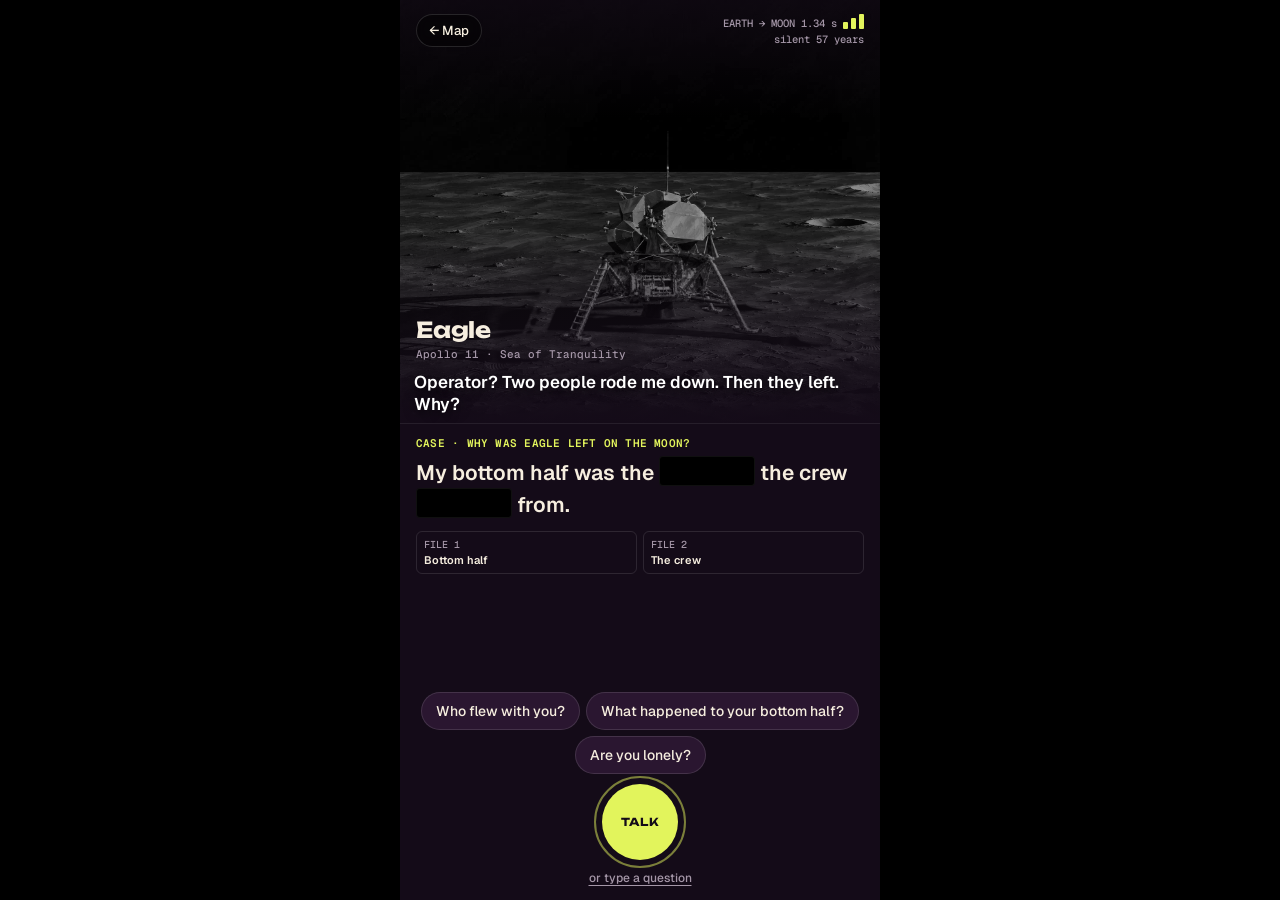
<file: mockups/eagle-dashboard.html>
<!doctype html>
<html lang="en"><head>
<meta charset="utf-8"><meta name="viewport" content="width=device-width,initial-scale=1,viewport-fit=cover">
<title>Ghost Signal · Eagle call (layout mockup)</title>
<link rel="preconnect" href="https://fonts.googleapis.com">
<link href="https://fonts.googleapis.com/css2?family=Geist:wght@400;500;600;700&family=Geist+Mono:wght@400;500&family=Unbounded:wght@600;700&display=swap" rel="stylesheet">
<style>
:root{--night:#140b18;--plum:#2a1630;--lime:#e2f45c;--cream:#f6eedf;--muted:#a597a8;--red:#ff5a4e}
*{box-sizing:border-box;margin:0;padding:0}
html,body{height:100%;background:#000;color:var(--cream);font-family:Geist,system-ui,sans-serif;overflow:hidden}
.app{position:relative;max-width:480px;height:100dvh;margin:0 auto;background:var(--night);display:flex;flex-direction:column;overflow:hidden}

/* ZONE 1: the machine */
.scene{position:relative;flex:0 0 47%;overflow:hidden;background:radial-gradient(120% 70% at 70% 0%,#3a1d40 0%,#1c0f22 45%,#0b060e 100%)}
.scene .layer{position:absolute;inset:0;width:100%;height:100%;object-fit:cover;object-position:50% 100%;transition:filter 1.2s ease}
.scene .machine{object-fit:contain;object-position:50% 70%;transform:scale(.92) translateY(4%)}
.scene::after{content:"";position:absolute;inset:0;background:linear-gradient(180deg,#140b1899 0%,transparent 28%,transparent 55%,var(--night) 100%);pointer-events:none}
.static{position:absolute;inset:0;z-index:3;opacity:0;pointer-events:none;mix-blend-mode:screen;
 background:repeating-linear-gradient(0deg,#fff3 0 1px,transparent 1px 3px),radial-gradient(#ff5a4e55,transparent 70%)}
.static.on{animation:stat .9s steps(6)}
@keyframes stat{0%,100%{opacity:0}10%,60%{opacity:1;transform:translateY(-2px)}30%{opacity:.4;transform:translateY(3px)}}
.top{position:absolute;z-index:4;top:0;left:0;right:0;display:flex;justify-content:space-between;align-items:flex-start;padding:14px 16px}
.back{font:500 13px Geist;color:var(--cream);background:#0006;border:1px solid #fff2;border-radius:99px;padding:7px 12px;backdrop-filter:blur(6px)}
.link{text-align:right;font:500 10.5px 'Geist Mono';color:var(--muted);line-height:1.5}
.bars{display:inline-flex;gap:3px;align-items:flex-end;margin-left:6px;vertical-align:-2px}
.bars i{display:block;width:5px;background:var(--lime);border-radius:1px;transition:background .3s,opacity .3s}
.bars i:nth-child(1){height:7px}.bars i:nth-child(2){height:11px}.bars i:nth-child(3){height:15px}
.bars i.off{background:#fff;opacity:.15}
.name{position:absolute;z-index:4;left:16px;bottom:62px;font:700 22px Unbounded;letter-spacing:-.01em}
.name small{display:block;font:500 11px 'Geist Mono';color:var(--muted);margin-top:4px;letter-spacing:0}
.sub{position:absolute;z-index:5;left:14px;right:14px;bottom:8px;font:600 17px/1.3 Geist;color:#fff;text-shadow:0 2px 12px #000c;min-height:44px}
.sub b{color:var(--lime);font-weight:600}

/* ZONE 2: the case */
.case{flex:0 0 auto;padding:12px 16px 10px;border-top:1px solid #ffffff14}
.q{font:600 11px 'Geist Mono';color:var(--lime);letter-spacing:.02em}
.sentence{font:600 21px/1.45 Geist;margin-top:6px}
.slot{display:inline-block;min-width:96px;height:30px;vertical-align:-6px;border-radius:4px;background:#000;position:relative;
 box-shadow:inset 0 0 0 1px #ffffff10;text-align:center;font:700 17px/30px Geist;color:var(--night);transition:background .5s}
.slot.got{background:var(--lime);min-width:0;padding:0 10px;color:var(--night)}
.slot.pop{animation:pop .5s cubic-bezier(.3,1.6,.5,1)}
@keyframes pop{0%{transform:scale(.6)}100%{transform:scale(1)}}
.files{display:flex;gap:6px;margin-top:10px}
.file{flex:1;font:500 10px 'Geist Mono';color:var(--muted);border:1px solid #ffffff1c;border-radius:6px;padding:6px 7px;position:relative;overflow:hidden}
.file b{display:block;color:var(--cream);font:600 11px Geist;margin-top:2px}
.file.open{border-color:var(--lime);color:var(--lime)}
.file .stamp{position:absolute;right:4px;top:3px;font:700 8px 'Geist Mono';color:var(--lime);transform:rotate(-8deg);opacity:0}
.file.open .stamp{opacity:1;animation:stampin .35s cubic-bezier(.3,1.6,.5,1)}
@keyframes stampin{0%{transform:rotate(-8deg) scale(2.2);opacity:0}100%{transform:rotate(-8deg) scale(1);opacity:1}}

/* word bank (appears after 2 words) */
.bank{display:none;margin-top:10px}
.bank.show{display:block;animation:up .4s ease}
@keyframes up{from{transform:translateY(12px);opacity:0}}
.bank .lbl{font:500 10.5px 'Geist Mono';color:var(--muted)}
.chips{display:flex;flex-wrap:wrap;gap:6px;margin-top:6px}
.chip{font:600 14px Geist;background:#ffffff12;color:var(--cream);border:1px solid #ffffff22;border-radius:99px;padding:8px 13px}
.chip.sel{background:var(--cream);color:var(--night)}
.solve{margin-top:8px;width:100%;font:700 14px Unbounded;letter-spacing:.04em;background:var(--lime);color:var(--night);border:0;border-radius:12px;padding:12px}

/* ZONE 3: your voice */
.voice{margin-top:auto;padding:8px 16px calc(14px + env(safe-area-inset-bottom));display:flex;flex-direction:column;align-items:center;gap:10px}
.sparks{display:flex;flex-wrap:wrap;gap:6px;justify-content:center}
.spark{font:500 14px Geist;color:var(--cream);background:var(--plum);border:1px solid #ffffff1f;border-radius:99px;padding:9px 14px}
.spark.used{opacity:.35}
.talk{position:relative;width:76px;height:76px;border-radius:50%;border:0;background:var(--lime);color:var(--night);font:700 11px Unbounded;letter-spacing:.03em}
.talk::before{content:"";position:absolute;inset:-8px;border-radius:50%;border:2px solid var(--lime);opacity:.5;animation:ring 1.8s ease-out infinite}
@keyframes ring{from{transform:scale(.9);opacity:.6}to{transform:scale(1.25);opacity:0}}
.type{font:500 12px Geist;color:var(--muted);background:none;border:0;text-decoration:underline;text-underline-offset:3px}

/* reward */
.reward{position:absolute;inset:0;z-index:20;background:var(--night);display:flex;flex-direction:column;opacity:0;pointer-events:none;transition:opacity .8s}
.reward.show{opacity:1;pointer-events:auto}
.reward img{width:100%;flex:0 0 52%;object-fit:cover;filter:sepia(.25) hue-rotate(-12deg) contrast(1.05)}
.reward .body{padding:16px 18px;display:flex;flex-direction:column;gap:10px;flex:1}
.reward .k{font:600 11px 'Geist Mono';color:var(--lime)}
.reward h2{font:700 24px/1.15 Unbounded}
.reward p{font:500 15px/1.4 Geist;color:var(--cream)}
.reward .grade{font:600 12px 'Geist Mono';color:var(--muted)}
.reward .row{display:flex;gap:8px}
.reward .ghost{flex:1;font:600 13px Geist;color:var(--cream);background:#ffffff10;border:1px solid #ffffff22;border-radius:12px;padding:11px}
.reward .next{margin-top:auto;font:700 14px Unbounded;background:var(--lime);color:var(--night);border:0;border-radius:14px;padding:15px}
.note{position:absolute;z-index:30;left:50%;bottom:4px;transform:translateX(-50%);font:500 10px 'Geist Mono';color:#fff8;background:#0008;padding:3px 8px;border-radius:99px;white-space:nowrap}
</style></head>
<body>
<div class="app" id="app">
  <section class="scene" id="scene">
    <img class="layer" id="g" src="../assets/layers/eagle/ground.webp" alt="">
    <img class="layer" id="sh" src="../assets/layers/eagle/shadow.webp" alt="">
    <img class="layer machine" id="m" src="../assets/layers/eagle/machine.webp" alt="Eagle, the Apollo 11 lander">
    <div class="static" id="static"></div>
    <div class="top">
      <button class="back">← Map</button>
      <div class="link">EARTH → MOON 1.34 s<span class="bars" id="bars"><i></i><i></i><i></i></span><br>silent 57 years</div>
    </div>
    <div class="name">Eagle<small>Apollo 11 · Sea of Tranquility</small></div>
    <div class="sub" id="sub">Operator? Two people rode me down. Then they left. Why?</div>
  </section>

  <section class="case">
    <div class="q">CASE · WHY WAS EAGLE LEFT ON THE MOON?</div>
    <div class="sentence">My bottom half was the <span class="slot" id="s1"></span> the crew <span class="slot" id="s2"></span> from.</div>
    <div class="files">
      <div class="file" id="f1">FILE 1<b>Bottom half</b><span class="stamp">FOUND</span></div>
      <div class="file" id="f2">FILE 2<b>The crew</b><span class="stamp">FOUND</span></div>
    </div>
    <div class="bank" id="bank">
      <div class="lbl">Got it? Put the words in.</div>
      <div class="chips" id="chips"></div>
      <button class="solve" id="solve">SOLVE THE CASE</button>
    </div>
  </section>

  <section class="voice">
    <div class="sparks" id="sparks">
      <button class="spark" data-k="crew">Who flew with you?</button>
      <button class="spark" data-k="half">What happened to your bottom half?</button>
      <button class="spark" data-k="lonely">Are you lonely?</button>
    </div>
    <button class="talk" id="talk">TALK</button>
    <button class="type">or type a question</button>
  </section>

  <section class="reward" id="reward">
    <img src="../assets/img/eagle-orbit.jpg" alt="Tranquility Base photographed from orbit by NASA's LRO">
    <div class="body">
      <div class="k">CASE CLOSED · NASA LRO, FROM ORBIT</div>
      <h2>This is me. Right now.</h2>
      <p>I wasn't forgotten. I was the way home.</p>
      <div class="grade" id="grade">Signal left: 3 of 3 · Perfect call</div>
      <div class="row"><button class="ghost">Hear its last day</button><button class="ghost">Leave it a message</button></div>
      <button class="next">Call the next machine →</button>
    </div>
  </section>

</div>
<script>
const $=id=>document.getElementById(id);
let found=0,power=3,picked=[];
const lines={
  crew:{t:'Neil Armstrong and Buzz Aldrin. On July 21, 1969, they <b>lifted off</b>.',w:'lifted off',slot:'s2',file:'f2'},
  half:{t:'My bottom half stayed. It was their <b>launch pad</b>.',w:'launch pad',slot:'s1',file:'f1'},
  lonely:{t:'Next door there\'s a panel of 100 mirrors. Scientists still bounce lasers off them.'}
};
function color(){const g=Math.max(0,1-found*0.5);['g','sh','m'].forEach(i=>$(i).style.filter=`grayscale(${g}) brightness(${0.7+found*0.15})`)}
color();
function say(t){$('sub').innerHTML=t}
function ask(k,btn){
  const L=lines[k]; if(!L) return; btn&&btn.classList.add('used');
  say('<span style="opacity:.5">· · ·</span>');
  setTimeout(()=>{say(L.t);
    if(L.w&&!$(L.slot).classList.contains('got')){
      setTimeout(()=>{const s=$(L.slot);s.textContent=L.w;s.classList.add('got','pop');$(L.file).classList.add('open');found++;color();
        if(found===2)openBank();},700)}
  },650)
}
function openBank(){
  const words=['flag','launch pad','the Sun','lifted off','dust'];
  $('chips').innerHTML=words.map(w=>`<button class="chip">${w}</button>`).join('');
  [...$('chips').children].forEach(c=>c.onclick=()=>{c.classList.toggle('sel');picked=[...$('chips').querySelectorAll('.sel')].map(x=>x.textContent)});
  ['s1','s2'].forEach(s=>{$(s).textContent='';$(s).classList.remove('got');$(s).style.minWidth='96px'});
  $('bank').classList.add('show');$('sparks').style.display='none';
  say('You heard it all. Now say it back to me.');
}
$('solve').onclick=()=>{
  if(picked.length===2&&picked.includes('launch pad')&&picked.includes('lifted off')){
    $('s1').textContent='launch pad';$('s2').textContent='lifted off';['s1','s2'].forEach(s=>$(s).classList.add('got','pop'));
    $('grade').textContent=`Signal left: ${power} of 3 · `+(power===3?'Perfect call':power===2?'Clean call':'Close call');
    say('That\'s it. That\'s why.');setTimeout(()=>$('reward').classList.add('show'),1300);
  }else{
    power=Math.max(0,power-1);[...$('bars').children].forEach((b,i)=>b.classList.toggle('off',i>=power));
    $('static').classList.remove('on');void $('static').offsetWidth;$('static').classList.add('on');
    say(power?['Static. That\'s not it, Operator.','Losing you. Try again.'][2-power]||'Losing you.':'Signal lost. Call me back.');
  }
};
document.querySelectorAll('.spark').forEach(b=>b.onclick=()=>ask(b.dataset.k,b));
$('talk').onclick=()=>{const n=document.querySelector('.spark:not(.used)');if(n)ask(n.dataset.k,n)};
</script>
</body></html>
</file>
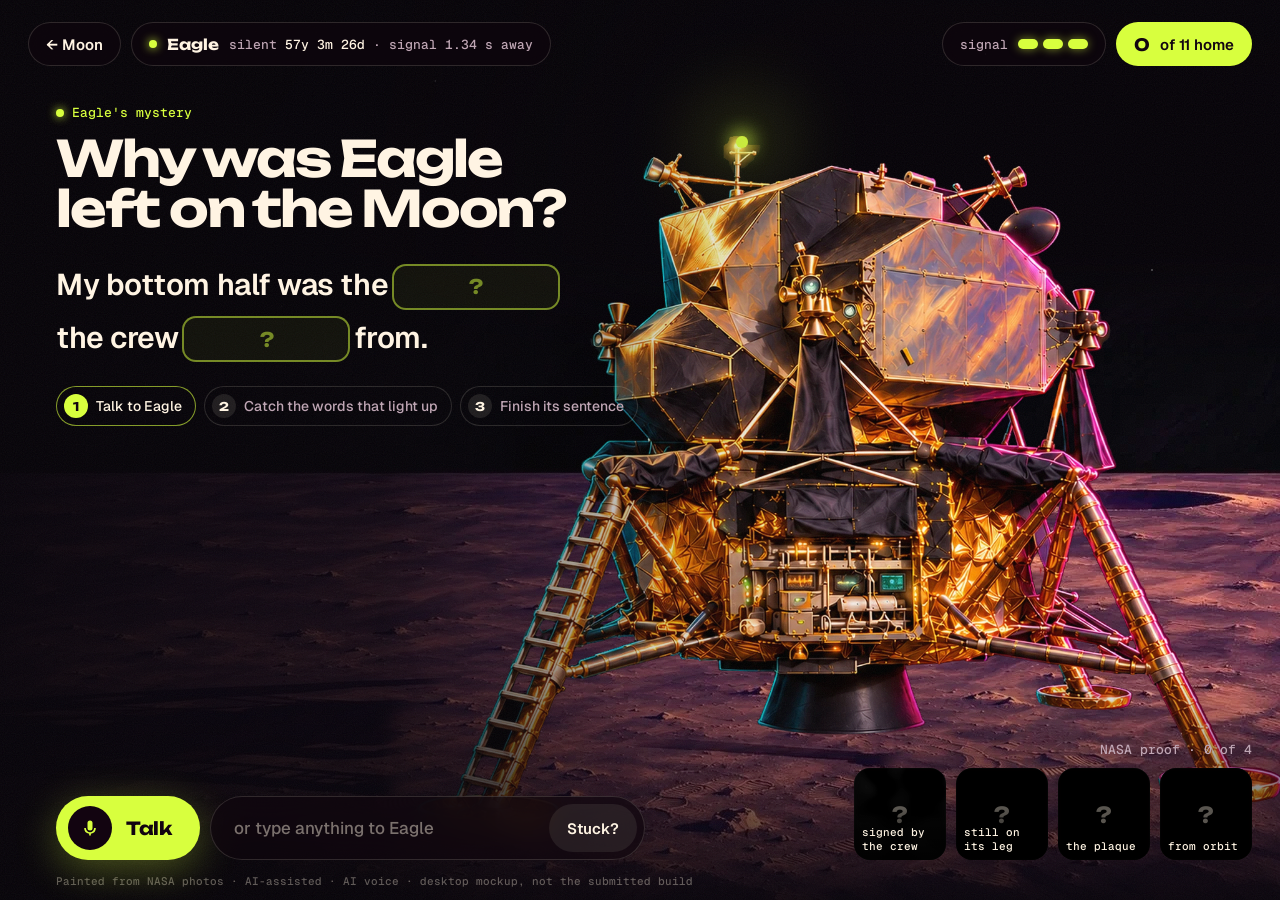
<file: mockups/eagle-desk.html>
<!doctype html>
<html lang="en"><head><meta charset="utf-8"><meta name="viewport" content="width=device-width,initial-scale=1">
<title>Ghost Signal · Eagle · desktop mockup v2</title>
<link rel="preconnect" href="https://fonts.googleapis.com"><link rel="preconnect" href="https://fonts.gstatic.com" crossorigin>
<link rel="stylesheet" href="https://fonts.googleapis.com/css2?family=Geist:wght@400;500;600;700&family=Geist+Mono:wght@400;500&family=Unbounded:wght@500;600;700&display=swap">
<style>
:root{--black:#050207;--plum:#1c0817;--glass:rgba(16,6,14,.62);--edge:rgba(255,244,227,.14);--cream:#fff4e3;--muted:#bfa6b4;
--lime:#d8ff3e;--pink:#ff4fa0;--tang:#ff7a2f;--ink:#120410;
--display:"Unbounded",system-ui,sans-serif;--sans:"Geist",system-ui,sans-serif;--mono:"Geist Mono",ui-monospace,monospace;
--pop:cubic-bezier(.3,1.6,.5,1);--out:cubic-bezier(.16,1,.3,1)}
*{box-sizing:border-box;margin:0}
html,body{height:100%;background:var(--black);color:var(--cream);font-family:var(--sans);overflow:hidden}
button{font:inherit;color:inherit;border:0;background:none;cursor:pointer}

/* ---------- the world: one camera ---------- */
.world{position:fixed;inset:0;overflow:hidden}
.stars{position:absolute;inset:0;background:
 radial-gradient(1px 1px at 12% 18%,#fff8 50%,transparent),radial-gradient(1px 1px at 34% 9%,#fff6 50%,transparent),
 radial-gradient(1.4px 1.4px at 58% 22%,#fff9 50%,transparent),radial-gradient(1px 1px at 77% 6%,#fff5 50%,transparent),
 radial-gradient(1px 1px at 90% 30%,#fff7 50%,transparent),radial-gradient(1px 1px at 22% 34%,#fff4 50%,transparent),
 radial-gradient(1.2px 1.2px at 46% 40%,#fff5 50%,transparent),radial-gradient(1px 1px at 6% 44%,#fff6 50%,transparent)}
.ground{position:absolute;left:0;right:0;bottom:0;height:72%;background:url(../assets/layers/eagle/ground.webp) 50% 100%/cover;
 -webkit-mask-image:linear-gradient(transparent,#000 18%);mask-image:linear-gradient(transparent,#000 18%)}
.eagle{position:absolute;right:-3%;bottom:-6%;height:104vh;aspect-ratio:1;transition:filter 1.6s var(--out),opacity 1.6s}
.eagle img{position:absolute;inset:0;width:100%;height:100%;object-fit:contain}
.eagle .on{opacity:0;transition:opacity 1.6s var(--out)}
.awake .eagle .on{opacity:1}
.eagle .off{filter:grayscale(1) brightness(.55)}
.awake .eagle .off{filter:none}
.beacon{position:absolute;left:38.4%;top:13.2%;width:12px;height:12px;border-radius:50%;background:var(--lime);opacity:0;
 box-shadow:0 0 18px 6px rgba(216,255,62,.7),0 0 80px 30px rgba(216,255,62,.25);transform:translate(-50%,-50%)}
.awake .beacon{opacity:1;animation:beat 2.4s ease-in-out infinite}
.talking .beacon{animation:beat .5s ease-in-out infinite}
@keyframes beat{50%{box-shadow:0 0 26px 10px rgba(216,255,62,.9),0 0 140px 50px rgba(216,255,62,.32)}}
.shade{position:absolute;inset:0;pointer-events:none;background:
 linear-gradient(90deg,rgba(5,2,7,.94) 0%,rgba(5,2,7,.78) 30%,rgba(5,2,7,.15) 52%,transparent 64%),
 linear-gradient(0deg,rgba(5,2,7,.9) 0%,transparent 26%),
 radial-gradient(120% 90% at 70% 60%,transparent 55%,rgba(5,2,7,.7))}
.grain{position:absolute;inset:-50%;opacity:.06;pointer-events:none;background-image:url("data:image/svg+xml;utf8,<svg xmlns='http://www.w3.org/2000/svg' width='160' height='160'><filter id='n'><feTurbulence type='fractalNoise' baseFrequency='.9' numOctaves='2'/></filter><rect width='100%' height='100%' filter='url(%23n)'/></svg>");animation:g .8s steps(3) infinite}
@keyframes g{50%{transform:translate(2%,-3%)}}

/* ---------- chrome, same pills as the map ---------- */
.pill{display:inline-flex;align-items:center;gap:10px;height:44px;padding:0 18px;border-radius:999px;background:var(--glass);
 backdrop-filter:blur(14px);-webkit-backdrop-filter:blur(14px);box-shadow:inset 0 0 0 1px var(--edge);font:600 15px var(--sans)}
.top{position:absolute;left:28px;right:28px;top:22px;display:flex;align-items:center;gap:10px;z-index:9}
.top .sp{flex:1}
.brand b{font:700 15px var(--display);letter-spacing:-.01em}
.dot{width:8px;height:8px;border-radius:50%;background:var(--lime);box-shadow:0 0 10px var(--lime)}
.mono{font:500 13px var(--mono);color:var(--muted)}
.mono b{color:var(--cream);font-weight:500}
.power .seg{display:flex;gap:5px}
.power .seg i{width:20px;height:10px;border-radius:9px;background:var(--lime);box-shadow:0 0 10px rgba(216,255,62,.55);transition:.35s}
.power .seg i.off{background:rgba(255,244,227,.16);box-shadow:none}
.power.hit{animation:sh .4s}
@keyframes sh{20%{transform:translateX(-6px)}60%{transform:translateX(6px)}}
.count{background:var(--lime);color:var(--ink);box-shadow:none}
.count b{font:700 17px var(--display)}

/* ---------- the case: the goal is a sentence ---------- */
.case{position:absolute;left:56px;top:104px;width:min(640px,46vw);z-index:6}
.kicker{display:flex;align-items:center;gap:8px;font:500 13px var(--mono);color:var(--lime)}
h1{font:700 50px/1.0 var(--display);letter-spacing:-.045em;margin-top:12px}
.sentence{margin-top:26px;font:600 30px/1.75 var(--sans);letter-spacing:-.015em;color:var(--cream)}
.slot{display:inline-flex;align-items:center;justify-content:center;min-width:168px;height:46px;padding:0 18px;margin:0 4px;vertical-align:middle;
 border-radius:14px;background:rgba(216,255,62,.05);box-shadow:inset 0 0 0 2px rgba(216,255,62,.5);color:rgba(216,255,62,.5);
 font:700 20px var(--display);letter-spacing:-.02em;transition:.3s var(--out)}
.slot.aim{box-shadow:inset 0 0 0 2px var(--lime),0 0 24px rgba(216,255,62,.45);animation:aim 1s infinite}
@keyframes aim{50%{background:rgba(216,255,62,.14)}}
.slot.full{background:var(--lime);color:var(--ink);box-shadow:0 0 30px rgba(216,255,62,.45);animation:stamp .5s var(--pop)}
@keyframes stamp{from{transform:scale(1.35) rotate(-5deg)}}
.slot.bad{background:var(--tang);color:var(--ink);animation:sh .4s}
.how{display:flex;gap:8px;margin-top:22px;flex-wrap:wrap}
.how span{font:500 14px var(--sans);color:var(--muted);padding:8px 14px 8px 8px;border-radius:999px;box-shadow:inset 0 0 0 1px var(--edge);display:flex;align-items:center;gap:8px}
.how span i{font:700 12px var(--display);font-style:normal;width:24px;height:24px;border-radius:50%;display:grid;place-items:center;background:rgba(255,244,227,.1);color:var(--cream)}
.how span.now{color:var(--cream);box-shadow:inset 0 0 0 1px rgba(216,255,62,.6)}
.how span.now i{background:var(--lime);color:var(--ink)}
.how span.done{opacity:.45}
.tray{display:flex;gap:10px;margin-top:18px;min-height:52px;align-items:center;flex-wrap:wrap}
.tray .lbl{font:500 13px var(--mono);color:var(--muted);margin-right:4px}
.word{height:48px;padding:0 20px;border-radius:999px;background:var(--lime);color:var(--ink);font:700 18px var(--display);letter-spacing:-.02em;
 box-shadow:0 0 0 0 rgba(216,255,62,.6),0 8px 24px rgba(216,255,62,.25);animation:land .7s var(--pop) both}
.word.pick{box-shadow:0 0 0 4px var(--black),0 0 0 6px var(--lime),0 0 30px rgba(216,255,62,.6)}
.word.used{opacity:.25;pointer-events:none}
@keyframes land{from{transform:translate(120px,260px) scale(.3);opacity:0}}
.send{margin-top:20px;height:60px;padding:0 30px;border-radius:999px;background:var(--lime);color:var(--ink);font:700 19px var(--display);letter-spacing:-.02em;
 display:none;align-items:center;gap:12px;box-shadow:0 0 40px rgba(216,255,62,.45);animation:land .6s var(--pop) both}
.send.show{display:inline-flex}

/* ---------- the conversation: film subtitles in the scene ---------- */
.line{position:absolute;left:56px;bottom:150px;width:min(620px,45vw);z-index:6}
.you{font:500 17px var(--sans);color:var(--muted);margin-bottom:14px;display:flex;gap:10px;align-items:baseline;min-height:24px}
.you em{font:500 12px var(--mono);font-style:normal;color:var(--muted);opacity:.7}
.says{font:600 27px/1.32 var(--sans);letter-spacing:-.015em;text-shadow:0 2px 24px rgba(0,0,0,.9);min-height:72px}
.says .who{display:block;font:500 13px var(--mono);color:var(--lime);margin-bottom:8px;letter-spacing:0}
.says .w{opacity:0;display:inline;transition:opacity .2s}
.says .w.in{opacity:1}
.lit{white-space:nowrap;color:var(--ink);background:var(--lime);border-radius:8px;padding:0 6px;box-shadow:0 0 22px rgba(216,255,62,.55)}
.wave{display:inline-flex;gap:4px;height:18px;align-items:center;margin-left:6px;vertical-align:middle}
.wave i{width:3px;border-radius:3px;background:var(--lime);height:30%;animation:wv .7s ease-in-out infinite}
.wave i:nth-child(2){animation-delay:.1s}.wave i:nth-child(3){animation-delay:.2s}.wave i:nth-child(4){animation-delay:.3s}
@keyframes wv{50%{height:100%}}

/* ---------- the one action: talk ---------- */
.dock{position:absolute;left:56px;bottom:40px;width:min(640px,46vw);display:flex;gap:10px;align-items:center;z-index:8}
.talk{height:64px;padding:0 28px 0 12px;border-radius:999px;background:var(--lime);color:var(--ink);display:flex;align-items:center;gap:14px;
 font:700 18px var(--display);letter-spacing:-.02em;box-shadow:0 0 0 0 rgba(216,255,62,.5),0 10px 40px rgba(216,255,62,.3);animation:ping 2.4s infinite;flex-shrink:0}
.talk .mic{width:44px;height:44px;border-radius:50%;background:var(--ink);display:grid;place-items:center}
.talk .mic svg{width:20px;height:20px;fill:var(--lime)}
.talk.rec{animation:ping .8s infinite}
@keyframes ping{70%{box-shadow:0 0 0 22px rgba(216,255,62,0),0 10px 40px rgba(216,255,62,.3)}}
.type{flex:1;height:64px;border-radius:999px;background:var(--glass);backdrop-filter:blur(14px);box-shadow:inset 0 0 0 1px var(--edge);display:flex;align-items:center;padding:0 8px 0 22px}
.type input{flex:1;background:none;border:0;outline:0;color:var(--cream);font:500 17px var(--sans)}
.type input::placeholder{color:rgba(255,244,227,.45)}
.stuck{height:48px;padding:0 18px;border-radius:999px;font:600 15px var(--sans);color:var(--cream);background:rgba(255,244,227,.08)}
.ideas{position:absolute;left:56px;bottom:116px;display:flex;gap:8px;z-index:8}
.idea{height:40px;padding:0 16px;border-radius:999px;background:var(--glass);backdrop-filter:blur(12px);box-shadow:inset 0 0 0 1px rgba(216,255,62,.45);font:600 15px var(--sans);animation:land .4s var(--pop) both}

/* ---------- NASA proof: real photos develop as you talk ---------- */
.proof{position:absolute;right:28px;bottom:40px;z-index:7;display:flex;flex-direction:column;gap:10px;align-items:flex-end}
.proof .lbl{font:500 13px var(--mono);color:var(--muted)}
.proof .row{display:flex;gap:10px}
.ph{width:92px;height:92px;border-radius:16px;overflow:hidden;position:relative;background:#0d050b;box-shadow:inset 0 0 0 1px var(--edge)}
.ph img{width:100%;height:100%;object-fit:cover;filter:grayscale(1) brightness(.18) blur(5px) contrast(1.4);transform:scale(1.15);transition:1.4s var(--out)}
.ph.dev img{filter:none;transform:none}
.ph.dev{box-shadow:0 0 0 2px var(--lime),0 0 24px rgba(216,255,62,.35)}
.ph b{position:absolute;inset:auto 0 0 0;padding:16px 8px 7px;font:500 11px var(--mono);color:var(--cream);background:linear-gradient(transparent,rgba(0,0,0,.85))}
.ph .lock{position:absolute;inset:0;display:grid;place-items:center;font:700 22px var(--display);color:rgba(255,244,227,.35)}
.ph.dev .lock{display:none}
.credit{position:absolute;left:56px;bottom:12px;font:500 11px var(--mono);color:rgba(255,244,227,.35);z-index:7}

/* ---------- the reveal: the seam becomes the payoff ---------- */
.reveal{position:fixed;inset:0;z-index:30;display:none;background:rgba(5,2,7,.82);backdrop-filter:blur(18px)}
.reveal.show{display:grid;grid-template-columns:1.1fr 1fr;align-items:center;gap:56px;padding:0 80px;animation:fade .6s both}
@keyframes fade{from{opacity:0}}
.real{position:relative;border-radius:28px;overflow:hidden;aspect-ratio:1;max-height:76vh;box-shadow:0 0 0 2px var(--lime),0 40px 120px rgba(0,0,0,.7);animation:rise 1s var(--out) both}
@keyframes rise{from{transform:translateY(40px) scale(.94);opacity:0}}
.real img{width:100%;height:100%;object-fit:cover;display:block}
.real .tag{position:absolute;left:18px;top:18px;background:var(--lime);color:var(--ink);font:700 13px var(--display);padding:8px 12px;border-radius:999px}
.real .cap{position:absolute;left:0;right:0;bottom:0;padding:40px 20px 16px;font:500 12px var(--mono);background:linear-gradient(transparent,rgba(0,0,0,.85))}
.inset{position:absolute;right:16px;top:16px;width:30%;aspect-ratio:1;border-radius:16px;overflow:hidden;box-shadow:0 0 0 2px var(--cream)}
.inset img{width:100%;height:100%;object-fit:cover}
.r-text .kicker{color:var(--lime)}
.r-text h2{font:700 54px/1.0 var(--display);letter-spacing:-.045em;margin:16px 0 20px}
.r-text p{font:500 19px/1.5 var(--sans);color:var(--cream);max-width:30ch}
.r-text .src{font:500 12px var(--mono);color:var(--muted);margin-top:10px}
.r-row{display:flex;gap:12px;margin-top:32px;align-items:center}
.r-row .go{height:60px;padding:0 28px;border-radius:999px;background:var(--lime);color:var(--ink);font:700 18px var(--display)}
.r-row .again{height:60px;padding:0 24px;border-radius:999px;font:600 16px var(--sans);box-shadow:inset 0 0 0 1px var(--edge)}
.badge{display:inline-flex;align-items:center;gap:10px;margin-top:26px;font:500 13px var(--mono);color:var(--muted)}
.badge b{font:700 22px var(--display);color:var(--lime)}
</style></head><body>
<div class="world" id="world">
  <div class="stars"></div><div class="ground"></div>
  <div class="eagle"><img class="off" src="desk/eagle.webp" alt=""><img class="on" src="desk/eagle-on.webp" alt="Eagle, the Apollo 11 lunar module"><span class="beacon"></span></div>
  <div class="shade"></div><div class="grain"></div>

  <div class="top">
    <button class="pill">← Moon</button>
    <span class="pill"><span class="dot"></span><b style="font:700 15px var(--display)">Eagle</b><span class="mono">silent <b>57y 3m 26d</b> · signal 1.34 s away</span></span>
    <span class="sp"></span>
    <span class="pill power" id="power"><span class="mono">signal</span><span class="seg"><i></i><i></i><i></i></span></span>
    <span class="pill count"><b>0</b> of 11 home</span>
  </div>

  <section class="case">
    <div class="kicker"><span class="dot"></span>Eagle's mystery</div>
    <h1>Why was Eagle<br>left on the Moon?</h1>
    <div class="sentence">My bottom half was the<span class="slot" data-i="0">?</span><br>the crew<span class="slot" data-i="1">?</span>from.</div>
    <div class="how" id="how"><span class="now"><i>1</i>Talk to Eagle</span><span><i>2</i>Catch the words that light up</span><span><i>3</i>Finish its sentence</span></div>
    <div class="tray" id="tray"></div>
    <button class="send" id="send">Send Eagle its answer →</button>
  </section>

  <section class="line">
    <div class="you" id="you"></div>
    <div class="says" id="says"></div>
  </section>
  <div class="ideas" id="ideas"></div>

  <div class="dock">
    <button class="talk" id="talk"><span class="mic"><svg viewBox="0 0 24 24"><path d="M12 15a3 3 0 0 0 3-3V6a3 3 0 0 0-6 0v6a3 3 0 0 0 3 3Zm5-3a5 5 0 0 1-10 0H5a7 7 0 0 0 6 6.9V21h2v-2.1A7 7 0 0 0 19 12h-2Z"/></svg></span>Talk</button>
    <label class="type"><input id="ask" placeholder="or type anything to Eagle" autocomplete="off"><button class="stuck" id="stuck">Stuck?</button></label>
  </div>

  <aside class="proof">
    <span class="lbl">NASA proof · <span id="pc">0</span> of 4</span>
    <div class="row">
      <div class="ph" data-f="crew"><img src="../assets/eagle-call/S69-39334.jpg" alt=""><span class="lock">?</span><b>signed by the crew</b></div>
      <div class="ph" data-f="halves"><img src="../assets/eagle-call/as11-40-5899.jpg" alt=""><span class="lock">?</span><b>still on its leg</b></div>
      <div class="ph" data-f="flag"><img src="../assets/eagle-call/S69-38749.jpg" alt=""><span class="lock">?</span><b>the plaque</b></div>
      <div class="ph" data-f="orbit"><img src="../assets/img/eagle-orbit.jpg" alt=""><span class="lock">?</span><b>from orbit</b></div>
    </div>
  </aside>
  <div class="credit">Painted from NASA photos · AI-assisted · AI voice · desktop mockup, not the submitted build</div>
</div>

<div class="reveal" id="reveal">
  <div class="real"><img src="../assets/eagle-call/as11-40-5899.jpg" alt="The plaque on Eagle's leg, photographed on the Moon">
    <span class="tag">This is real</span>
    <div class="inset"><img src="../assets/img/eagle-orbit.jpg" alt="Tranquility Base from orbit"></div>
    <div class="cap">The plaque on Eagle's bottom half, photographed on the Moon, July 1969 · NASA AS11-40-5899. Inset: the site from orbit, Lunar Reconnaissance Orbiter.</div></div>
  <div class="r-text">
    <div class="kicker"><span class="dot"></span>Case solved</div>
    <h2>"I wasn't forgotten. I was the way home."</h2>
    <p>The crew left 100 small mirrors next to Eagle. Scientists still bounce lasers off them. That's how we know the Moon drifts away about 3.8 cm a year.</p>
    <div class="src">nasa.gov · laser beams reflected between Earth and Moon</div>
    <div class="badge"><b>1</b>of 11 machines home</div>
    <div class="r-row"><button class="go">Call the next machine →</button><button class="again" onclick="location.reload()">Talk more with Eagle</button></div>
  </div>
</div>

<script>
const NAME="Miami";
const CLUES=[
 {id:"crew",word:"lifted off",keys:["who","crew","astronaut","neil","buzz","people","flew","with you","inside","aboard","pilot","armstrong","aldrin","man","alone","friend","ride","rode"],
  say:"Neil Armstrong and Buzz Aldrin. They [lifted off] on July 21, 1969. Roger.",chip:"Who flew with you?"},
 {id:"halves",word:"launch pad",keys:["made","half","halves","part","top","bottom","pieces","stage","left behind","still there","remain","launch","split","body","legs","look like"],
  say:"I came in two halves. The top flew the crew home. My bottom half stayed and worked as a [launch pad].",chip:"What are you made of?"},
 {id:"flag",word:"flag",keys:["flag","america","plant","plaque","sign"],
  say:"Buzz reported my engine blast knocked the [flag] over when they took off.",chip:"Where's your flag?"},
 {id:"orbit",word:null,keys:["see","photo","picture","orbit","now","today","still"],
  say:"An orbiter photographed my site decades later. Just how they left it.",chip:"Can anyone still see you?"}
];
const SMALL=["Copy that, "+NAME+". Loud and clear. Ask me about my crew.","Roger. One day on the job. The most important day. Ask what I'm made of.","Didn't train for that one. Try asking who flew with me."];
const MISS=["Negative. That word goes somewhere else.","Still no. Signal's slipping, "+NAME+".","You're breaking up. Ask me again, I'll repeat it."];
const ANSWER=["launch pad","lifted off"];
const $=s=>document.querySelector(s), W=$("#world");
let power=3,found={},pick=null,small=0,miss=0,opened=0;
function step(n){[...document.querySelectorAll("#how span")].forEach((s,i)=>{s.className=i<n?"done":i==n?"now":""});}
function speak(text,after){W.classList.add("talking");const s=$("#says");
 const html=text.replace(/\[(.+?)\]/g,'<span class="lit">$1</span>');
 s.innerHTML='<span class="who">EAGLE <span class="wave"><i></i><i></i><i></i><i></i></span></span>';
 const tmp=document.createElement("div");tmp.innerHTML=html;let k=0;
 tmp.childNodes.forEach(n=>{if(n.nodeType==3){n.textContent.split(/(\s+)/).forEach(t=>{const e=document.createElement("span");e.className="w";e.textContent=t;s.appendChild(e)})}else{n.classList.add("w");s.appendChild(n)}});
 const ws=[...s.querySelectorAll(".w")];ws.forEach((e,i)=>setTimeout(()=>e.classList.add("in"),i*45));
 setTimeout(()=>{W.classList.remove("talking");s.querySelector(".wave")?.remove();after&&after()},ws.length*45+300);}
function setPower(){document.querySelectorAll(".power i").forEach((b,i)=>b.classList.toggle("off",i>=power))}
function catchWord(w){if(!w||found[w])return;found[w]=1;const b=document.createElement("button");b.className="word";b.textContent=w;
 b.onclick=()=>{document.querySelectorAll(".word").forEach(x=>x.classList.remove("pick"));pick=b;b.classList.add("pick");
  document.querySelectorAll(".slot:not(.full)").forEach(x=>x.classList.add("aim"))};
 $("#tray").appendChild(b);step(2);}
function develop(id){const p=document.querySelector(`.ph[data-f="${id}"]`);if(p&&!p.classList.contains("dev")){p.classList.add("dev");$("#pc").textContent=++opened}}
function ask(q){q=q.trim();if(!q)return;$("#you").innerHTML="<em>YOU</em>"+q.replace(/</g,"&lt;");$("#ask").value="";$("#ideas").innerHTML="";
 if(!Object.keys(found).length)step(1);
 const ql=q.toLowerCase(),c=CLUES.find(c=>c.keys.some(k=>ql.includes(k)));
 setTimeout(()=>{if(c)speak(c.say,()=>{catchWord(c.word);develop(c.id)});else speak(SMALL[small++%3])},500);}
document.querySelectorAll(".slot").forEach(sl=>sl.onclick=()=>{
 if(!pick||sl.classList.contains("full"))return;const w=pick.textContent,i=+sl.dataset.i;
 document.querySelectorAll(".slot").forEach(x=>x.classList.remove("aim"));
 if(ANSWER[i]===w){sl.textContent=w;sl.classList.add("full");pick.classList.add("used");pick=null;
  if(document.querySelectorAll(".slot.full").length==2){$("#send").classList.add("show");step(3)}}
 else{sl.classList.add("bad");setTimeout(()=>sl.classList.remove("bad"),450);power=Math.max(0,power-1);setPower();
  $("#power").classList.add("hit");setTimeout(()=>$("#power").classList.remove("hit"),450);speak(MISS[Math.min(miss++,2)]);pick.classList.remove("pick");pick=null}});
$("#send").onclick=()=>speak("Roger, "+NAME+". My bottom half was the [launch pad] the crew [lifted off] from.",()=>setTimeout(()=>$("#reveal").classList.add("show"),900));
$("#ask").onkeydown=e=>{if(e.key==="Enter")ask(e.target.value)};
$("#stuck").onclick=()=>{$("#ideas").innerHTML="";CLUES.filter(c=>c.word?!found[c.word]:!document.querySelector('.ph[data-f="orbit"]').classList.contains("dev")).slice(0,3).forEach((c,i)=>{const b=document.createElement("button");b.className="idea";b.style.animationDelay=i*70+"ms";b.textContent=c.chip;b.onclick=()=>ask(c.chip);$("#ideas").appendChild(b)})};
const SR=window.SpeechRecognition||window.webkitSpeechRecognition;
$("#talk").onclick=()=>{if(!SR){$("#ask").focus();return}const r=new SR();r.lang="en-US";$("#talk").classList.add("rec");r.onresult=e=>ask(e.results[0][0].transcript);r.onend=()=>$("#talk").classList.remove("rec");r.start()};
setPower();
setTimeout(()=>W.classList.add("awake"),400);
setTimeout(()=>speak("Eagle here. "+NAME+", is that you? Two people rode me down in 1969. Then they left, and I stayed. Why?"),1900);
if(location.hash=="#mid"){setTimeout(()=>{ask("who did you fly with")},300);setTimeout(()=>{ask("what are you made of")},4200)}
</script></body></html>
</file>
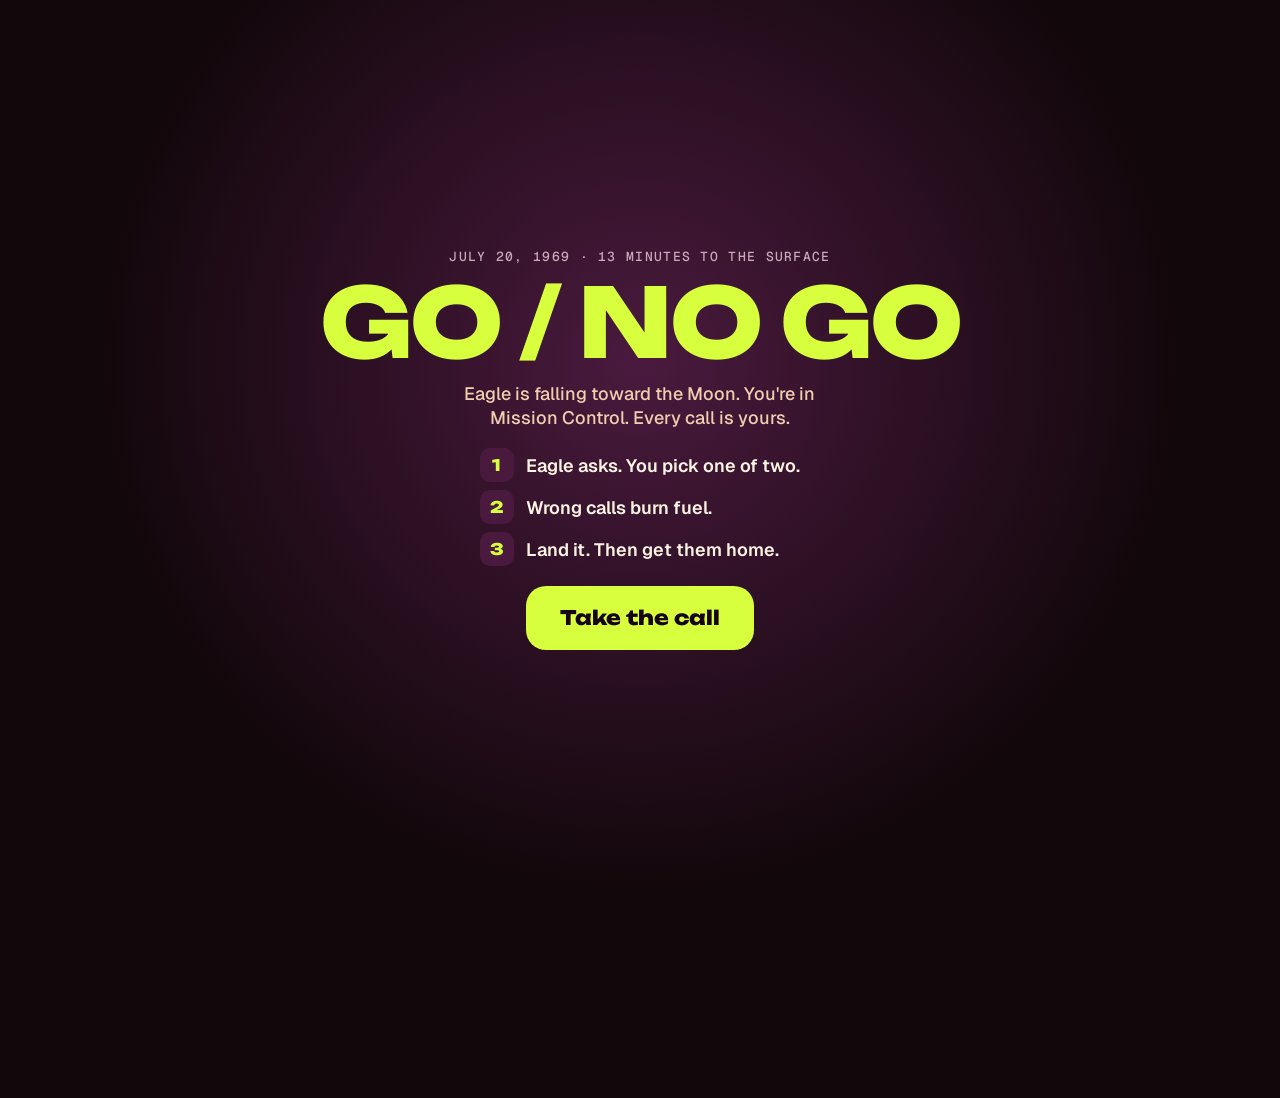
<file: mockups/eagle-go-nogo.html>
<!doctype html>
<html lang="en">
<head>
<meta charset="utf-8">
<meta name="viewport" content="width=device-width,initial-scale=1,viewport-fit=cover">
<title>Eagle: Go / No Go (mockup)</title>
<link rel="preconnect" href="https://fonts.googleapis.com">
<link href="https://fonts.googleapis.com/css2?family=Geist:wght@400;500;600;700&family=Geist+Mono:wght@400;500&family=Unbounded:wght@500;600;700;800&display=swap" rel="stylesheet">
<style>
:root{
  --night:#12070b;--plum:#210a1b;--plum2:#33102a;--plum3:#4a1a3e;--mauve:#6e4a62;
  --cream:#fff4e3;--peach:#f2cdb0;--lime:#d8ff3e;--pink:#ff4fa0;--tang:#ff7a2f;--muted:#c9a9bb;
  --display:"Unbounded",system-ui,sans-serif;--sans:"Geist",system-ui,sans-serif;--mono:"Geist Mono",ui-monospace,monospace;
  --pop:cubic-bezier(.3,1.6,.5,1);
}
*{box-sizing:border-box;margin:0;padding:0;-webkit-tap-highlight-color:transparent}
html,body{height:100%;background:var(--night);color:var(--cream);font-family:var(--sans);overflow:hidden}
button{font:inherit;color:inherit;border:0;background:none;cursor:pointer}
.app{position:relative;height:100%;max-width:1100px;margin:0 auto;display:grid;grid-template-rows:auto 1fr auto}

/* HUD */
.hud{display:flex;align-items:center;gap:14px;padding:max(12px,env(safe-area-inset-top)) 16px 10px;z-index:5}
.act{font:500 12px/1 var(--mono);letter-spacing:.06em;color:var(--muted);white-space:nowrap}
.act b{color:var(--cream);font-weight:500}
.meter{flex:1;display:grid;gap:6px}
.meter-top{display:flex;justify-content:space-between;align-items:baseline;font:500 12px/1 var(--mono);color:var(--muted)}
.meter-top .val{font:700 22px/1 var(--display);color:var(--cream);font-variant-numeric:tabular-nums}
.bar{height:14px;border-radius:99px;background:#ffffff14;overflow:hidden;position:relative}
.bar i{position:absolute;inset:0 auto 0 0;width:100%;background:var(--lime);border-radius:99px;transition:width .35s ease,background .3s}
.bar .limit{position:absolute;top:-4px;bottom:-4px;width:3px;background:var(--cream);border-radius:2px;display:none}
.bar.low i{background:var(--tang)}.bar.dead i{background:var(--pink)}
.heart{display:grid;justify-items:center;gap:2px;min-width:64px}
.heart .bpm{font:700 22px/1 var(--display);font-variant-numeric:tabular-nums}
.heart small{font:500 10px/1 var(--mono);color:var(--muted);letter-spacing:.06em}
.heart svg{width:18px;height:18px;fill:var(--pink);animation:beat var(--beat,0.8s) infinite}
@keyframes beat{0%,100%{transform:scale(1)}12%{transform:scale(1.35)}24%{transform:scale(1)}}

/* SCENE */
.stage{position:relative;overflow:hidden;min-height:0}
.scene{position:absolute;inset:0}
.scene img{position:absolute;left:50%;top:50%;height:100%;width:auto;min-width:100%;object-fit:cover;transform:translate(-50%,-50%);user-select:none;pointer-events:none}
.scene .mach{transition:transform 1.1s cubic-bezier(.2,.8,.2,1),filter .6s}
.scene::after{content:"";position:absolute;inset:0;background:linear-gradient(180deg,var(--night) 0%,transparent 22%,transparent 58%,var(--night) 100%);pointer-events:none}
.dust{position:absolute;inset:auto 0 0 0;height:45%;background:radial-gradient(ellipse at 50% 100%,#f2cdb0aa,transparent 70%);opacity:0;transition:opacity .8s;pointer-events:none;mix-blend-mode:screen}
.dust.on{opacity:1;animation:drift 2.4s ease-in-out infinite alternate}
@keyframes drift{to{transform:translateX(3%) scaleY(1.08)}}
.flash{position:absolute;inset:0;pointer-events:none;opacity:0}
.flash.bad{animation:bad .5s}.flash.good{animation:good .5s}
@keyframes bad{0%{opacity:.55;background:var(--pink)}100%{opacity:0;background:var(--pink)}}
@keyframes good{0%{opacity:.35;background:var(--lime)}100%{opacity:0;background:var(--lime)}}
.shake{animation:shake .4s}
@keyframes shake{20%{transform:translate(-8px,3px)}40%{transform:translate(7px,-4px)}60%{transform:translate(-5px,2px)}80%{transform:translate(4px,-1px)}}

/* radio line over scene */
.radio{position:absolute;left:12px;right:12px;bottom:12px;z-index:3;display:grid;gap:6px;justify-items:start}
.line{background:#12070bcc;-webkit-backdrop-filter:blur(8px);backdrop-filter:blur(8px);padding:10px 14px;border-radius:16px}
.who{display:inline-flex;align-items:center;gap:8px;font:500 12px/1 var(--mono);letter-spacing:.06em;color:var(--lime)}
.who::before{content:"";width:8px;height:8px;border-radius:50%;background:currentColor;box-shadow:0 0 10px currentColor;animation:blink 1s infinite}
@keyframes blink{50%{opacity:.25}}
.line{font:600 clamp(19px,2.6vw,26px)/1.25 var(--sans);text-shadow:0 2px 18px #000c;max-width:34ch}
.line .c{opacity:0;transition:opacity .05s}.line .c.on{opacity:1}

/* LAG pulse */
.lag{position:absolute;left:16px;right:16px;top:12px;z-index:4;display:none;gap:6px}
.lag.on{display:grid}
.lag .track{height:2px;background:#ffffff26;position:relative}
.lag .dot{position:absolute;top:-4px;left:0;width:10px;height:10px;border-radius:50%;background:var(--lime);box-shadow:0 0 14px var(--lime)}
.lag span{font:500 11px/1 var(--mono);color:var(--muted);display:flex;justify-content:space-between}

/* STAMP */
.stamp{position:absolute;left:50%;top:42%;z-index:6;font:800 clamp(44px,9vw,92px)/1 var(--display);padding:.12em .3em;border:.08em solid currentColor;border-radius:.12em;transform:translate(-50%,-50%) rotate(-9deg) scale(2.4);opacity:0;pointer-events:none;letter-spacing:-.02em;white-space:nowrap}
.stamp.go{color:var(--lime)}.stamp.no{color:var(--pink)}
.stamp.on{animation:slam .5s var(--pop) forwards}
@keyframes slam{0%{opacity:0;transform:translate(-50%,-50%) rotate(-9deg) scale(2.4)}60%{opacity:1}100%{opacity:1;transform:translate(-50%,-50%) rotate(-9deg) scale(1)}}

/* DECK */
.deck{padding:14px 16px max(16px,env(safe-area-inset-bottom));display:grid;gap:14px;z-index:5;background:var(--night)}
.q{font:700 clamp(22px,3.2vw,30px)/1.15 var(--display);letter-spacing:-.01em;text-align:center}
.choices{display:grid;grid-template-columns:1fr 1fr;gap:12px}
.ch{min-height:84px;border-radius:22px;display:grid;place-items:center;gap:4px;padding:10px;background:var(--plum2);border:2px solid #ffffff1f;font:800 clamp(20px,2.6vw,26px)/1 var(--display);letter-spacing:-.01em;transition:transform .15s var(--pop),background .2s,border-color .2s;touch-action:manipulation}
.ch small{font:500 11px/1 var(--mono);color:var(--muted);letter-spacing:.06em}
.ch svg{width:26px;height:26px}
.ch:active{transform:scale(.94)}
@media (hover:hover){.ch:hover{border-color:var(--cream);transform:translateY(-2px)}}
.ch.a svg{fill:var(--lime)}.ch.b svg{fill:var(--pink)}
.deck.locked .ch{pointer-events:none;opacity:.35}

/* TRUE STORY sheet */
.sheet{position:absolute;left:0;right:0;bottom:0;z-index:8;background:var(--cream);color:var(--ink,#160511);border-radius:26px 26px 0 0;padding:20px 20px max(20px,env(safe-area-inset-bottom));transform:translateY(105%);transition:transform .38s var(--pop);display:grid;gap:10px;max-width:1100px;margin:0 auto}
.sheet.on{transform:none}
.sheet.ok{box-shadow:0 -6px 0 var(--lime) inset}
.sheet.miss{box-shadow:0 -6px 0 var(--pink) inset}
.sheet .verdict{font:800 22px/1 var(--display);color:#160511}
.sheet .react{font:600 18px/1.3 var(--sans)}
.tag{justify-self:start;font:600 11px/1 var(--mono);letter-spacing:.08em;background:#160511;color:var(--lime);padding:6px 9px;border-radius:99px}
.sheet .fact{font:500 16px/1.4 var(--sans);color:#3a1d2e}
.sheet a{font:500 12px/1 var(--mono);color:#6e4a62}
.next{margin-top:4px;min-height:60px;border-radius:18px;background:#160511;color:var(--cream);font:700 18px/1 var(--display)}

/* OVERLAYS */
.over{position:absolute;inset:0;z-index:20;display:none;place-items:center;text-align:center;padding:24px;background:radial-gradient(ellipse at 50% 40%,var(--plum3),var(--night) 70%)}
.over.on{display:grid}
.title{display:grid;gap:14px;justify-items:center}
.title .k{font:500 13px/1 var(--mono);letter-spacing:.1em;color:var(--muted)}
.title h1{font:800 clamp(44px,10vw,96px)/.95 var(--display);letter-spacing:-.03em;color:var(--lime);animation:zoomin .6s var(--pop)}
.title p{font:500 18px/1.35 var(--sans);max-width:30ch;color:var(--peach)}
@keyframes zoomin{from{transform:scale(2.2);opacity:0}}
.big{min-height:64px;padding:0 34px;border-radius:20px;background:var(--lime);color:#160511;font:800 20px/1 var(--display)}
.ghostbtn{min-height:56px;padding:0 24px;border-radius:18px;border:2px solid #ffffff33;font:700 16px/1 var(--display)}
.rules{display:grid;gap:8px;text-align:left;font:600 18px/1.3 var(--sans);margin:4px 0 6px}
.rules div{display:flex;gap:12px;align-items:center}
.rules i{font:800 16px/1 var(--display);font-style:normal;width:34px;height:34px;border-radius:10px;display:grid;place-items:center;background:var(--plum3);color:var(--lime);flex:none}

/* RESULT CARD */
.card{width:min(420px,100%);background:var(--cream);color:#160511;border-radius:28px;padding:18px;display:grid;gap:12px;transform:rotate(-2deg);animation:deal .7s var(--pop);text-align:left;max-height:92vh;overflow:auto}
@keyframes deal{from{transform:translateY(60px) rotate(8deg) scale(.8);opacity:0}}
.card .ph{position:relative;border-radius:18px;overflow:hidden;aspect-ratio:16/9;background:#160511}
.card .ph img{width:100%;height:100%;object-fit:cover}
.card .ph .st{position:absolute;right:10px;top:10px;font:800 14px/1 var(--display);color:var(--lime);border:3px solid var(--lime);border-radius:8px;padding:6px 8px;transform:rotate(8deg);background:#160511cc}
.card h2{font:800 26px/1 var(--display);letter-spacing:-.02em}
.row{display:flex;gap:5px;flex-wrap:wrap}
.row b{width:22px;height:22px;border-radius:6px;background:var(--lime);display:block}
.row b.x{background:var(--pink)}
.vs{display:grid;grid-template-columns:1fr auto auto;gap:6px 12px;font:500 14px/1.2 var(--sans);align-items:baseline}
.vs .h{font:600 11px/1 var(--mono);letter-spacing:.06em;color:#6e4a62}
.vs .n{font:700 18px/1 var(--display);text-align:right}
.orbit{display:grid;grid-template-columns:96px 1fr;gap:12px;align-items:center;font:500 14px/1.35 var(--sans)}
.orbit img{width:96px;height:96px;object-fit:cover;border-radius:12px}
.card .btns{display:grid;gap:8px}
.card .btns .big{width:100%}
.card .btns .ghostbtn{border-color:#16051133;color:#160511}

@media (min-width:860px){
  .app{grid-template-rows:auto 1fr auto}
  .deck{padding:18px 24px 26px}
  .choices{max-width:640px;margin:0 auto;width:100%}
  .radio{left:28px;bottom:22px}
}
.sr{position:absolute;width:1px;height:1px;overflow:hidden;clip:rect(0 0 0 0)}
</style>
</head>
<body>
<div class="app" id="app">
  <header class="hud">
    <div class="act" id="act">ACT <b>1</b>/3</div>
    <div class="meter">
      <div class="meter-top"><span id="mlabel">FUEL</span><span class="val" id="mval">45s</span></div>
      <div class="bar" id="bar"><i id="fill"></i><span class="limit" id="limit"></span></div>
    </div>
    <div class="heart" title="Your heart rate. Neil's hit 150 at landing.">
      <svg viewBox="0 0 24 24"><path d="M12 21s-7.5-4.6-9.6-9.3C.9 8.3 3 4.5 6.6 4.5c2.1 0 3.6 1.2 4.4 2.6.8-1.4 2.3-2.6 4.4-2.6 3.6 0 5.7 3.8 4.2 7.2C19.5 16.4 12 21 12 21z"/></svg>
      <span class="bpm" id="bpm">77</span><small>BPM</small>
    </div>
  </header>

  <section class="stage" id="stage">
    <div class="scene" id="scene">
      <img src="../assets/layers/eagle/ground.webp" alt="">
      <img src="../assets/layers/eagle/shadow.webp" alt="" id="shadow">
      <img src="../assets/layers/eagle/machine.webp" alt="Eagle, the Apollo 11 lunar module" class="mach" id="mach">
    </div>
    <div class="dust" id="dust"></div>
    <div class="flash" id="flash"></div>
    <div class="lag" id="lag"><div class="track"><div class="dot" id="lagdot"></div></div><span><em>HOUSTON</em><em id="lagtxt">1.28 s to the Moon, live from NASA JPL</em><em>EAGLE</em></span></div>
    <div class="radio" aria-live="polite">
      <div class="who" id="who">EAGLE</div>
      <div class="line" id="line"></div>
    </div>
    <div class="stamp" id="stamp">GO</div>
  </section>

  <footer class="deck" id="deck">
    <div class="q" id="q"></div>
    <div class="choices">
      <button class="ch a" id="btnA"></button>
      <button class="ch b" id="btnB"></button>
    </div>
  </footer>

  <div class="sheet" id="sheet" role="dialog" aria-live="assertive">
    <div class="verdict" id="verdict"></div>
    <div class="react" id="react"></div>
    <span class="tag">WHAT REALLY HAPPENED</span>
    <div class="fact" id="fact"></div>
    <a id="src" target="_blank" rel="noopener">NASA source</a>
    <button class="next" id="next">Next call</button>
  </div>

  <div class="over on" id="intro">
    <div class="title">
      <span class="k">JULY 20, 1969 · 13 MINUTES TO THE SURFACE</span>
      <h1>GO / NO GO</h1>
      <p>Eagle is falling toward the Moon. You're in Mission Control. Every call is yours.</p>
      <div class="rules">
        <div><i>1</i>Eagle asks. You pick one of two.</div>
        <div><i>2</i>Wrong calls burn fuel.</div>
        <div><i>3</i>Land it. Then get them home.</div>
      </div>
      <button class="big" id="start">Take the call</button>
    </div>
  </div>

  <div class="over" id="actcard"><div class="title"><span class="k" id="actk"></span><h1 id="acth"></h1><p id="actp"></p></div></div>

  <div class="over" id="abort">
    <div class="title">
      <span class="k">FUEL: 0</span>
      <h1 style="color:var(--pink)">ABORT</h1>
      <p>Eagle fires the top engine and climbs back to orbit. In 1969 it didn't come to this. Try the landing again.</p>
      <button class="big" id="retry">Fly it again</button>
    </div>
  </div>

  <div class="over" id="result"></div>
</div>

<script>
const $=s=>document.querySelector(s);
const ICON={
  go:'<svg viewBox="0 0 24 24"><path d="M12 3l9 16H3z"/></svg>',
  no:'<svg viewBox="0 0 24 24"><rect x="4" y="4" width="16" height="16" rx="2"/></svg>',
  up:'<svg viewBox="0 0 24 24"><path d="M12 4l8 10h-5v6H9v-6H4z"/></svg>',
  down:'<svg viewBox="0 0 24 24"><path d="M12 20l-8-10h5V4h6v6h5z"/></svg>',
  keep:'<svg viewBox="0 0 24 24"><circle cx="12" cy="12" r="8"/></svg>',
  toss:'<svg viewBox="0 0 24 24"><path d="M5 5l14 14M19 5L5 19" stroke="#ff4fa0" stroke-width="4" stroke-linecap="round"/></svg>'
};
/* Every "fact" line traces to the source printed under it. Eagle's reactions are written in character and never add a new fact. */
const ACTS=[
 {k:"ACT 1 · 102 HOURS IN",h:"DESCENT",p:"The computer starts throwing alarms nobody trained for. Go, or abort?",meter:"FUEL",cards:[
  {who:"EAGLE",say:"Program alarm. It's a 1202. I've never seen this one.",q:"Keep landing?",a:["GO","go","keep going"],b:["NO GO","no","abort"],right:"a",lag:true,
   yes:"Roger. Go. Thank the kid in the back room.",no:"Abort? We flew 240,000 miles. A 24-year-old in Houston says it's fine. You want to tell him?",
   fact:"Jack Garman, 24, checked his handwritten list of alarms. 1202 meant the computer was busy, not broken. Guidance officer Steve Bales, 26, called GO.",src:"https://www.collectspace.com/news/news-092016b-obituary-jack-garman-apollo11.html"},
  {who:"EAGLE",say:"3,000 feet. Another one. 1201.",q:"Same kind of alarm. Call it.",a:["GO","go","same type"],b:["NO GO","no","abort"],right:"a",lag:true,
   yes:"Same family. Copy. Still flying.",no:"Negative. Houston already knows this family. Fuel's burning while you think.",
   fact:"Capcom Charlie Duke radioed: “1201 alarm. We're go. Same type. We're go.”",src:"https://www.nasa.gov/history/50-years-ago-one-small-step-one-giant-leap"}
 ]},
 {k:"ACT 2 · FUEL IS LIVE",h:"LAND ME",p:"The fuel clock is running. Pick high or low. Wrong calls cost 8 seconds.",meter:"FUEL",live:true,cards:[
  {who:"EAGLE",say:"The computer's aiming me at a crater full of boulders the size of cars.",q:"Stay high or go down?",a:["STAY HIGH","up","fly past it"],b:["GO DOWN","down","land here"],right:"a",alt:.62,
   yes:"Flying long. That crater's wider than a football field.",no:"Into the boulders? I have four legs, not forty.",
   fact:"Neil took manual control and flew Eagle past West crater, the boulder field the computer was aiming at.",src:"https://www.nasa.gov/history/50-years-ago-one-small-step-one-giant-leap"},
  {who:"EAGLE",say:"Clear patch ahead. Wait. There's a crater in that one too.",q:"Stay high or go down?",a:["STAY HIGH","up","keep looking"],b:["GO DOWN","down","take it"],right:"a",alt:.45,
   yes:"Good eyes. Keep looking.",no:"Negative. That's a hole, pilot.",
   fact:"At about 250 feet, Neil's new spot had a crater in it too. He cleared it and kept looking.",src:"https://www.nasa.gov/history/alsj/a11/a11.landing.html"},
  {who:"EAGLE",say:"Smooth ground. 100 feet. Fuel's getting low.",q:"Stay high or go down?",a:["STAY HIGH","up","keep looking"],b:["GO DOWN","down","land here"],right:"b",alt:.25,
   yes:"Coming down. Easy.",no:"Still shopping? We're out of time to be picky.",
   fact:"Neil picked his spot about 60 meters east of a small crater later named Little West.",src:"https://www.nasa.gov/history/50-years-ago-one-small-step-one-giant-leap"},
  {who:"EAGLE",say:"Dust everywhere. I can't see the ground. Only my shadow.",q:"Trust the shadow?",a:["GO DOWN","down","follow the shadow"],b:["STAY HIGH","up","wait for the dust"],right:"a",alt:.1,dust:true,
   yes:"Following the shadow. Almost.",no:"Wait for dust on the Moon? It doesn't settle while my engine's on.",
   fact:"Buzz called out Eagle's shadow on the surface. In the dust, the shadow and a few rocks were nearly all they could see.",src:"https://www.space.com/26593-apollo-11-moon-landing-scariest-moments.html"},
  {who:"BUZZ",say:"Contact light.",q:"The blue light is on. The engine?",a:["CUT IT","no","shut it off"],b:["KEEP BURNING","go","just in case"],right:"a",alt:0,
   yes:"Engine stop. Houston, Tranquility Base here. The Eagle has landed.",no:"We're on the ground, pilot. Burning now just digs a hole.",
   fact:"After touchdown Duke answered: “You got a bunch of guys about to turn blue. We're breathing again.”",src:"https://www.businessinsider.com/nasa-video-simulation-neil-armstrong-view-of-moon-2019-7"}
 ]},
 {k:"ACT 3 · 21 HOURS LATER",h:"GO HOME",p:"Too heavy and the top engine can't lift off. You pick what stays on the Moon forever.",meter:"WEIGHT",cards:[
  {who:"EAGLE",say:"Twenty-one kilos of Moon rocks. The first ever.",q:"Keep or toss?",a:["KEEP","keep","bring home"],b:["TOSS","toss","leave"],right:"a",w:+28,
   yes:"Keeping them. Now I'm too heavy. Something else has to go.",no:"You just threw out the first Moon rocks ever. Houston is very quiet.",
   fact:"Apollo 11 brought home about 21.5 kg of rocks and soil. Scientists still study them.",src:"https://www.lpi.usra.edu/lunar/missions/apollo/apollo_11"},
  {who:"EAGLE",say:"Neil's boots. The ones that made the footprints.",q:"Keep or toss?",a:["KEEP","keep","bring home"],b:["TOSS","toss","leave"],right:"b",w:-12,
   yes:"Boots stay. The prints stay too. There's no wind to erase them.",no:"Boots or rocks. We can't fly both. Rocks win.",
   fact:"The astronauts left their lunar overshoes on the Moon to save weight for the trip home.",src:"https://www.history.com/articles/things-moon-astronauts-apollo"},
  {who:"EAGLE",say:"Two backpacks. They kept the crew alive out there.",q:"Keep or toss?",a:["TOSS","toss","leave"],b:["KEEP","keep","bring home"],right:"a",w:-18,
   yes:"Out the hatch. They land right by my ladder.",no:"Heroes, sure. Heavy heroes. Out they go.",
   fact:"Both life-support backpacks were tossed out next to Eagle's ladder before liftoff.",src:"https://spaceartefacts.com/apollo-11-objects-on-the-moon"},
  {who:"EAGLE",say:"The mirror panel. A hundred little mirrors.",q:"Bring it or leave it?",a:["BRING IT","keep","souvenir"],b:["LEAVE IT","toss","on purpose"],right:"b",w:0,
   yes:"Leave it. It's not trash. It's still working.",no:"That one stays on purpose. Earth needs something to aim at.",
   fact:"Scientists still bounce lasers off the Apollo mirrors. That's how we know the Moon drifts away about 3.8 cm a year.",src:"https://www.nasa.gov/missions/laser-beams-reflected-between-earth-and-moon-boost-science"},
  {who:"BUZZ",say:"Problem. The engine-arm switch snapped off. No switch, no liftoff.",q:"Push it back in with...",a:["YOUR FINGER","no","fast"],b:["A FELT-TIP PEN","go","weird"],right:"b",w:0,
   yes:"Click. Armed. Who packs a pen for the Moon? Buzz does.",no:"There's live electricity in there. Buzz said no, and Buzz was right.",
   fact:"Buzz pushed a felt-tip marker into the hole and the breaker clicked on. He didn't want to touch live electricity with a finger.",src:"https://www.smithsonianmag.com/smart-news/buzz-aldrin-used-this-humble-felt-tip-pen-to-save-the-apollo-ii-astronauts-it-just-sold-for-more-than-850000-180989142"}
 ]}
];

let S, timer=null, typing=null, actx=null;
function reset(){S={act:0,card:0,fuel:45,bpm:77,weight:62,marks:[],left:0,busy:false,actFuel:45}}
reset();

/* sound */
function ac(){if(!actx){try{actx=new (window.AudioContext||window.webkitAudioContext)()}catch(e){}}return actx}
function tone(f,d,type="sine",g=.15,when=0){const a=ac();if(!a)return;const o=a.createOscillator(),v=a.createGain();o.type=type;o.frequency.value=f;const t=a.currentTime+when;v.gain.setValueAtTime(g,t);v.gain.exponentialRampToValueAtTime(.001,t+d);o.connect(v).connect(a.destination);o.start(t);o.stop(t+d)}
function thunk(){tone(90,.25,"square",.2);tone(60,.3,"sine",.25)}
function good(){tone(660,.12,"triangle",.14);tone(990,.18,"triangle",.12,.08)}
function badS(){tone(160,.35,"sawtooth",.14);tone(110,.4,"sawtooth",.12,.06)}
function crackle(ms=220){const a=ac();if(!a)return;const n=a.sampleRate*ms/1000,b=a.createBuffer(1,n,a.sampleRate),d=b.getChannelData(0);for(let i=0;i<n;i++)d[i]=(Math.random()*2-1)*.18*(Math.random()<.3);const s=a.createBufferSource();s.buffer=b;s.connect(a.destination);s.start()}

function speak(t){try{speechSynthesis.cancel();const u=new SpeechSynthesisUtterance(t);u.pitch=.7;u.rate=1.02;speechSynthesis.speak(u)}catch(e){}}
function typeLine(who,txt,cb){
  clearInterval(typing);$("#who").textContent=who;const el=$("#line");
  el.innerHTML=[...txt].map(c=>`<span class="c">${c}</span>`).join("");const cs=el.querySelectorAll(".c");let i=0;crackle();
  typing=setInterval(()=>{if(i<cs.length){cs[i++].classList.add("on")}else{clearInterval(typing);cb&&cb()}},18);
}

function setAlt(f){$("#mach").style.transform=`translate(-50%,calc(-50% - ${f*26}%)) scale(${1-f*.22})`;$("#shadow").style.opacity=String(1-f*.85)}
function hud(){
  const A=ACTS[S.act];$("#act").innerHTML=`ACT <b>${S.act+1}</b>/3`;$("#mlabel").textContent=A.meter;
  const bar=$("#bar");bar.classList.remove("low","dead");
  if(A.meter==="FUEL"){
    $("#limit").style.display="none";$("#mval").textContent=Math.max(0,Math.ceil(S.fuel))+"s";
    $("#fill").style.width=Math.max(0,S.fuel/45*100)+"%";
    if(S.fuel<=30)bar.classList.add("low");if(S.fuel<=10)bar.classList.add("dead");
  }else{
    $("#limit").style.display="block";$("#limit").style.left="70%";
    $("#fill").style.width=Math.min(100,S.weight)+"%";
    const over=S.weight>70;$("#mval").textContent=over?"TOO HEAVY":"CAN LIFT";
    if(over)bar.classList.add("dead");
  }
  $("#bpm").textContent=Math.round(S.bpm);document.documentElement.style.setProperty("--beat",(60/S.bpm).toFixed(2)+"s");
}

function showAct(i,cb){
  const A=ACTS[i];$("#actk").textContent=A.k;$("#acth").textContent=A.h;$("#actp").textContent=A.p;
  const o=$("#actcard");o.classList.add("on");thunk();
  setTimeout(()=>{o.classList.remove("on");cb()},2300);
}

function deal(){
  const A=ACTS[S.act],C=A.cards[S.card];S.busy=false;hud();
  $("#deck").classList.add("locked");$("#q").textContent="";
  if(C.dust)$("#dust").classList.add("on");
  typeLine(C.who,C.say,()=>{
    $("#q").textContent=C.q;
    const set=(el,o)=>{el.innerHTML=`${ICON[o[1]]}<span>${o[0]}</span><small>${o[2].toUpperCase()}</small>`};
    set($("#btnA"),C.a);set($("#btnB"),C.b);$("#deck").classList.remove("locked");
    if(A.live)startClock();
  });
  speak(C.say);
}

function startClock(){
  stopClock();let last=performance.now();let warned30=S.fuel<=30;
  timer=setInterval(()=>{const now=performance.now();S.fuel-=(now-last)/1000;last=now;
    if(!warned30&&S.fuel<=30){warned30=true;radio("DUKE","30 seconds.")}
    S.bpm=Math.min(170,S.bpm+.05);hud();if(S.fuel<=0){stopClock();abort()}},100);
}
function stopClock(){clearInterval(timer);timer=null}
function radio(who,t){const w=$("#who"),l=$("#line"),pw=w.textContent,pl=l.innerHTML;w.textContent=who;l.textContent=t;crackle(300);tone(1200,.08,"square",.05);speak(t);setTimeout(()=>{w.textContent=pw;l.innerHTML=pl},1600)}

function pick(side){
  if(S.busy)return;const A=ACTS[S.act],C=A.cards[S.card];S.busy=true;stopClock();
  ac();$("#deck").classList.add("locked");
  const ok=side===C.right,label=(side==="a"?C.a:C.b)[0];
  const go=()=>verdict(ok,label,C);
  if(C.lag){
    const lag=$("#lag"),dot=$("#lagdot");lag.classList.add("on");dot.style.transition="none";dot.style.left="0";
    tone(880,.06,"square",.06);
    requestAnimationFrame(()=>{dot.style.transition="left 1.28s linear";dot.style.left="calc(100% - 10px)"});
    setTimeout(()=>{lag.classList.remove("on");go()},1350);
  }else go();
}

function verdict(ok,label,C){
  const st=$("#stamp");st.textContent=label;st.className="stamp "+(ok?"go":"no");void st.offsetWidth;st.classList.add("on");
  thunk();setTimeout(()=>ok?good():badS(),120);
  const fl=$("#flash");fl.className="flash";void fl.offsetWidth;fl.classList.add(ok?"good":"bad");
  if(!ok){$("#stage").classList.remove("shake");void $("#stage").offsetWidth;$("#stage").classList.add("shake")}
  S.marks.push(ok);
  if(ACTS[S.act].meter==="FUEL"){if(!ok)S.fuel-=8;S.bpm+=ok?4:16}
  else{
    const chosenKeep=(label==="KEEP"||label==="BRING IT");
    if(C.w>0&&chosenKeep)S.weight+=C.w;
    if(C.w<0&&!chosenKeep)S.weight+=C.w;
    if(!chosenKeep&&C.w===0&&label==="LEAVE IT")S.left++;
    if(C.w<0&&!chosenKeep)S.left++;
    S.bpm+=ok?1:6;
  }
  if(C.alt!=null&&ok)setAlt(C.alt);if(C.lag&&ok)setAlt(S.card===0?.88:.76);
  hud();
  setTimeout(()=>{
    $("#verdict").textContent=ok?"Good call.":"Not what happened.";
    $("#react").textContent=ok?C.yes:C.no;$("#fact").textContent=C.fact;$("#src").href=C.src;
    $("#src").textContent="Source: "+new URL(C.src).hostname.replace("www.","");
    const sh=$("#sheet");sh.className="sheet on "+(ok?"ok":"miss");
    speak(ok?C.yes:C.no);
    if(S.act===1&&S.fuel<=0){sh.classList.remove("on");abort();return}
  },650);
}

function next(){
  $("#sheet").classList.remove("on");$("#stamp").classList.remove("on");
  const A=ACTS[S.act];S.card++;
  if(S.card>=A.cards.length){
    $("#dust").classList.remove("on");
    if(S.act===2){return liftoff()}
    if(S.act===1){S.landFuel=S.fuel}
    S.act++;S.card=0;S.actFuel=S.fuel;
    showAct(S.act,deal);return;
  }
  deal();
}

function abort(){speechSynthesis.cancel();badS();$("#abort").classList.add("on")}
function retry(){
  $("#abort").classList.remove("on");S.fuel=Math.max(S.actFuel,30);S.card=0;S.bpm=Math.min(S.bpm,120);
  S.marks=S.marks.slice(0,ACTS[0].cards.length);setAlt(.76);
  showAct(1,deal);
}

function liftoff(){
  typeLine("EAGLE","Liftoff. My top half takes them home. My bottom half stays right here.",()=>{});
  speak("Liftoff. My top half takes them home. My bottom half stays right here.");
  tone(70,2.2,"sawtooth",.12);$("#stage").classList.add("shake");
  $("#mach").style.transition="transform 2.4s cubic-bezier(.6,0,.9,.4),filter 2s";$("#mach").style.transform="translate(-50%,-160%)";
  setTimeout(result,3200);
}

function result(){
  const right=S.marks.filter(Boolean).length,total=S.marks.length,fuelLeft=Math.max(0,Math.round(S.landFuel??S.fuel));
  const r=$("#result");
  r.innerHTML=`<div class="card">
    <div class="ph"><img src="../assets/img/eagle-portrait.jpg" alt="Eagle"><span class="st">THE WAY HOME</span></div>
    <span class="tag">MEMORY 1 OF 11 · EAGLE</span>
    <h2>${right===total?"Perfect flight":right>=total-3?"Clean flight":"Rough flight. You made it."}</h2>
    <div class="row">${S.marks.map(m=>`<b class="${m?"":"x"}"></b>`).join("")}</div>
    <div class="vs"><span class="h"></span><span class="h">YOU</span><span class="h">1969</span>
      <span>Fuel when you landed</span><span class="n">${fuelLeft}s</span><span class="n">17s</span>
      <span>Heart rate</span><span class="n">${Math.round(S.bpm)}</span><span class="n">150</span>
      <span>Calls right</span><span class="n">${right}/${total}</span><span class="n">all</span></div>
    <div style="font:500 13px/1.35 var(--sans);color:#6e4a62">Houston's gauge read about 17 seconds at touchdown. Later they found the fuel had sloshed: Eagle really had about 45. Neil's heart hit 150 (LPI, BBC).</div>
    <div class="orbit"><img src="../assets/img/eagle-orbit.jpg" alt="Apollo 11 site from orbit"><span>What you left is still there. NASA's Lunar Reconnaissance Orbiter photographed Eagle's bottom half, the mirror and the gear next to it.</span></div>
    <div class="btns"><button class="big" onclick="alert('In the game this opens the live voice call with Eagle.')">Talk to Eagle</button><button class="ghostbtn" onclick="location.reload()">Fly it again</button></div>
  </div>`;
  r.classList.add("on");good();setTimeout(good,180);
}

setAlt(1);
$("#start").onclick=()=>{ac();$("#intro").classList.remove("on");showAct(0,deal)};
$("#btnA").onclick=()=>pick("a");$("#btnB").onclick=()=>pick("b");
$("#next").onclick=next;$("#retry").onclick=retry;
addEventListener("keydown",e=>{if(e.key==="ArrowLeft")pick("a");if(e.key==="ArrowRight")pick("b");if((e.key==="Enter"||e.key===" ")&&$("#sheet").classList.contains("on"))next()});
let sx=null;$("#stage").addEventListener("touchstart",e=>sx=e.touches[0].clientX,{passive:true});
$("#stage").addEventListener("touchend",e=>{if(sx==null)return;const dx=e.changedTouches[0].clientX-sx;sx=null;if(Math.abs(dx)>60&&!$("#deck").classList.contains("locked"))pick(dx<0?"a":"b")});
hud();
</script>
</body>
</html>
</file>
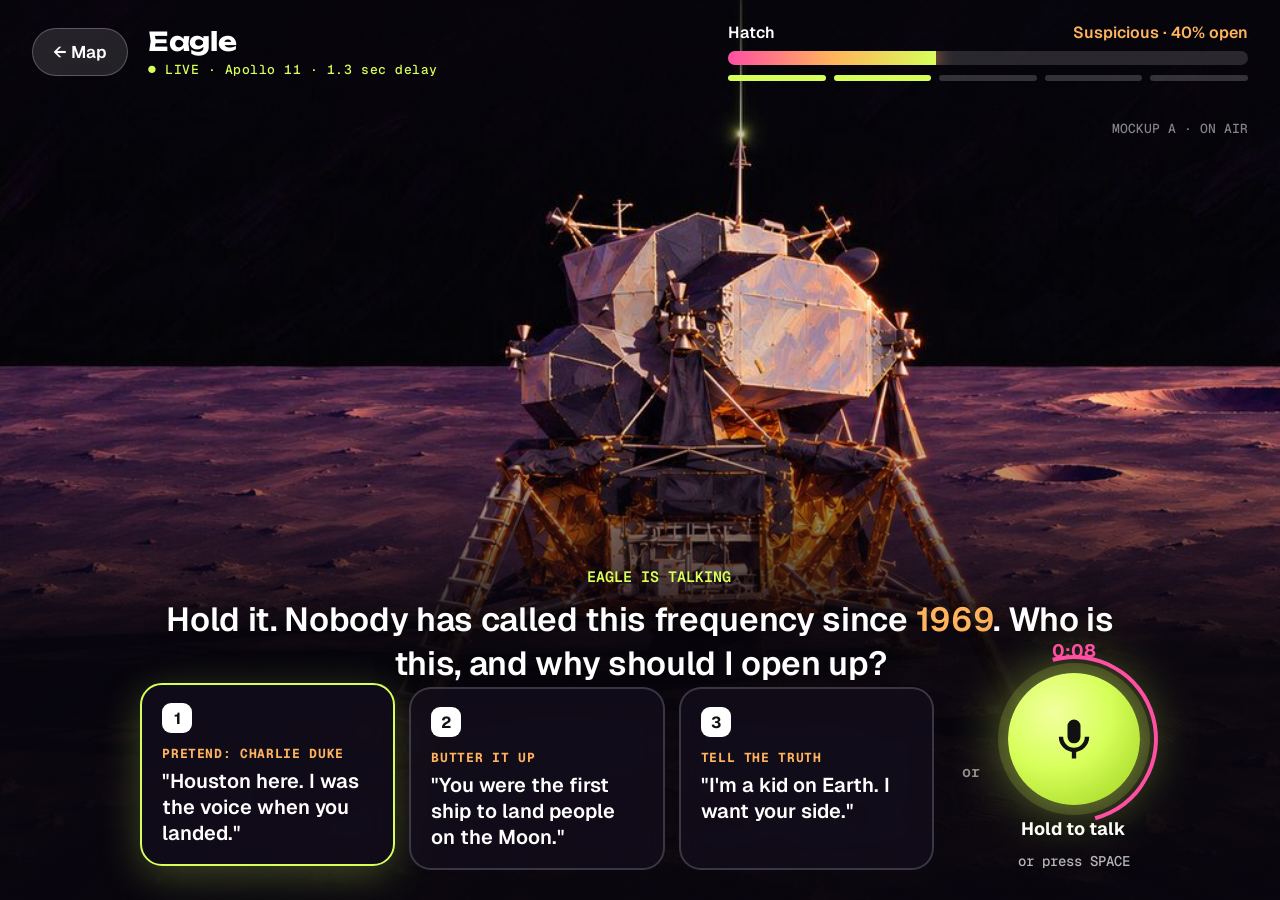
<file: mockups/talk-screen/A-on-air.html>
<!doctype html><html><head><meta charset="utf-8"><meta name="viewport" content="width=device-width,initial-scale=1">
<link href="https://fonts.googleapis.com/css2?family=Geist:wght@400;500;600;700&family=Geist+Mono:wght@500&family=Unbounded:wght@600;700&display=swap" rel="stylesheet">
<style>
*{box-sizing:border-box;margin:0}
body{background:#07050c;color:#fff;font-family:Geist,system-ui;height:100vh;overflow:hidden}
.stage{position:fixed;inset:0;background:url(eagle-scene.jpg) center 40%/cover}
.stage:after{content:"";position:absolute;inset:0;background:linear-gradient(180deg,rgba(7,5,12,.7) 0,transparent 22%,transparent 45%,rgba(7,5,12,.95) 72%)}
.top{position:fixed;top:0;left:0;right:0;display:flex;align-items:center;gap:20px;padding:22px 32px;z-index:2}
.back{font:600 17px Geist;color:#fff;background:rgba(255,255,255,.12);border:1px solid rgba(255,255,255,.25);border-radius:99px;padding:12px 20px;backdrop-filter:blur(10px)}
.who{font:700 26px Unbounded;letter-spacing:-.01em}
.who small{display:block;font:500 13px "Geist Mono";color:#d7ff5a;letter-spacing:.04em;margin-top:4px}
.meter{flex:1;max-width:520px;margin-left:auto}
.meter b{display:flex;justify-content:space-between;font:600 16px Geist;margin-bottom:8px}
.meter b span{color:#ffb35c}
.bar{height:14px;border-radius:99px;background:rgba(255,255,255,.14);overflow:hidden}
.bar i{display:block;height:100%;width:40%;background:linear-gradient(90deg,#ff4fa3,#ffb35c,#d7ff5a);box-shadow:0 0 18px #ff8a4c}
.steps{display:flex;gap:8px;margin-top:10px}.steps s{flex:1;height:6px;border-radius:9px;background:rgba(255,255,255,.18);text-decoration:none}.steps s.on{background:#d7ff5a}
.line{position:fixed;left:50%;transform:translateX(-50%);bottom:215px;width:min(980px,90vw);text-align:center;z-index:2}
.line .tag{display:inline-flex;align-items:center;gap:10px;font:600 15px "Geist Mono";color:#d7ff5a;margin-bottom:12px}
.wave{display:inline-flex;gap:3px;align-items:center;height:18px}.wave i{width:3px;background:#d7ff5a;border-radius:2px;animation:w .9s ease-in-out infinite}
.wave i:nth-child(2){animation-delay:.1s}.wave i:nth-child(3){animation-delay:.2s}.wave i:nth-child(4){animation-delay:.3s}.wave i:nth-child(5){animation-delay:.15s}
@keyframes w{0%,100%{height:4px}50%{height:18px}}
.line p{font:600 clamp(24px,2.6vw,36px)/1.3 Geist;text-shadow:0 2px 20px #000;letter-spacing:-.01em}
.line p em{font-style:normal;color:#ffb35c}
.dock{position:fixed;left:0;right:0;bottom:0;padding:0 32px 30px;display:flex;align-items:flex-end;justify-content:center;gap:28px;z-index:2}
.choices{display:grid;grid-template-columns:repeat(3,1fr);gap:14px;width:min(1000px,62vw)}
.c{background:rgba(20,14,30,.72);backdrop-filter:blur(14px);border:2px solid rgba(255,255,255,.18);border-radius:22px;padding:18px 20px;text-align:left;color:#fff;cursor:pointer;transition:.15s}
.c:hover,.c.hot{border-color:#d7ff5a;transform:translateY(-4px);box-shadow:0 10px 40px rgba(215,255,90,.25)}
.c .k{display:inline-grid;place-items:center;width:30px;height:30px;border-radius:9px;background:#fff;color:#111;font:700 16px Geist;margin-bottom:12px}
.c .t{font:700 13px "Geist Mono";color:#ffb35c;letter-spacing:.05em;text-transform:uppercase;margin-bottom:6px}
.c .s{font:600 20px/1.3 Geist}
.mic{display:flex;flex-direction:column;align-items:center;gap:12px}
.mic button{position:relative;width:132px;height:132px;border-radius:50%;border:0;background:radial-gradient(circle at 35% 30%,#f2ff9e,#d7ff5a 45%,#9ccf1c);box-shadow:0 0 0 10px rgba(215,255,90,.16),0 0 60px rgba(215,255,90,.55);cursor:pointer;display:grid;place-items:center}
.mic button:before{content:"";position:absolute;inset:-18px;border-radius:50%;border:4px solid transparent;border-top-color:#ff4fa3;border-right-color:#ff4fa3;transform:rotate(30deg)}
.mic svg{width:52px;height:52px}
.mic span{font:700 18px Geist}.mic small{font:500 14px "Geist Mono";color:rgba(255,255,255,.7)}
.timer{position:absolute;top:-34px;font:700 15px "Geist Mono";color:#ff4fa3}
.or{font:600 15px "Geist Mono";color:rgba(255,255,255,.55);align-self:center}
.label{position:fixed;top:120px;right:32px;font:500 13px "Geist Mono";color:rgba(255,255,255,.5);z-index:2}
</style></head><body>
<div class="stage"></div>
<div class="top">
 <button class="back">&larr; Map</button>
 <div class="who">Eagle<small>&#9679; LIVE &middot; Apollo 11 &middot; 1.3 sec delay</small></div>
 <div class="meter"><b>Hatch <span>Suspicious &middot; 40% open</span></b><div class="bar"><i></i></div>
 <div class="steps"><s class="on"></s><s class="on"></s><s></s><s></s><s></s></div></div>
</div>
<div class="line">
 <div class="tag"><span class="wave"><i></i><i></i><i></i><i></i><i></i></span> EAGLE IS TALKING</div>
 <p>Hold it. Nobody has called this frequency since <em>1969</em>. Who is this, and why should I open up?</p>
</div>
<div class="dock">
 <div class="choices">
  <div class="c hot"><span class="k">1</span><div class="t">Pretend: Charlie Duke</div><div class="s">"Houston here. I was the voice when you landed."</div></div>
  <div class="c"><span class="k">2</span><div class="t">Butter it up</div><div class="s">"You were the first ship to land people on the Moon."</div></div>
  <div class="c"><span class="k">3</span><div class="t">Tell the truth</div><div class="s">"I'm a kid on Earth. I want your side."</div></div>
 </div>
 <div class="or">or</div>
 <div class="mic"><button aria-label="Hold to talk"><span class="timer">0:08</span><svg viewBox="0 0 24 24" fill="#111"><rect x="9" y="3" width="6" height="11" rx="3"/><path d="M6 11a6 6 0 0 0 12 0" stroke="#111" stroke-width="2" fill="none"/><rect x="11" y="17" width="2" height="4"/></svg></button><span>Hold to talk</span><small>or press SPACE</small></div>
</div>
<div class="label">MOCKUP A &middot; ON AIR</div>
</body></html>
</file>
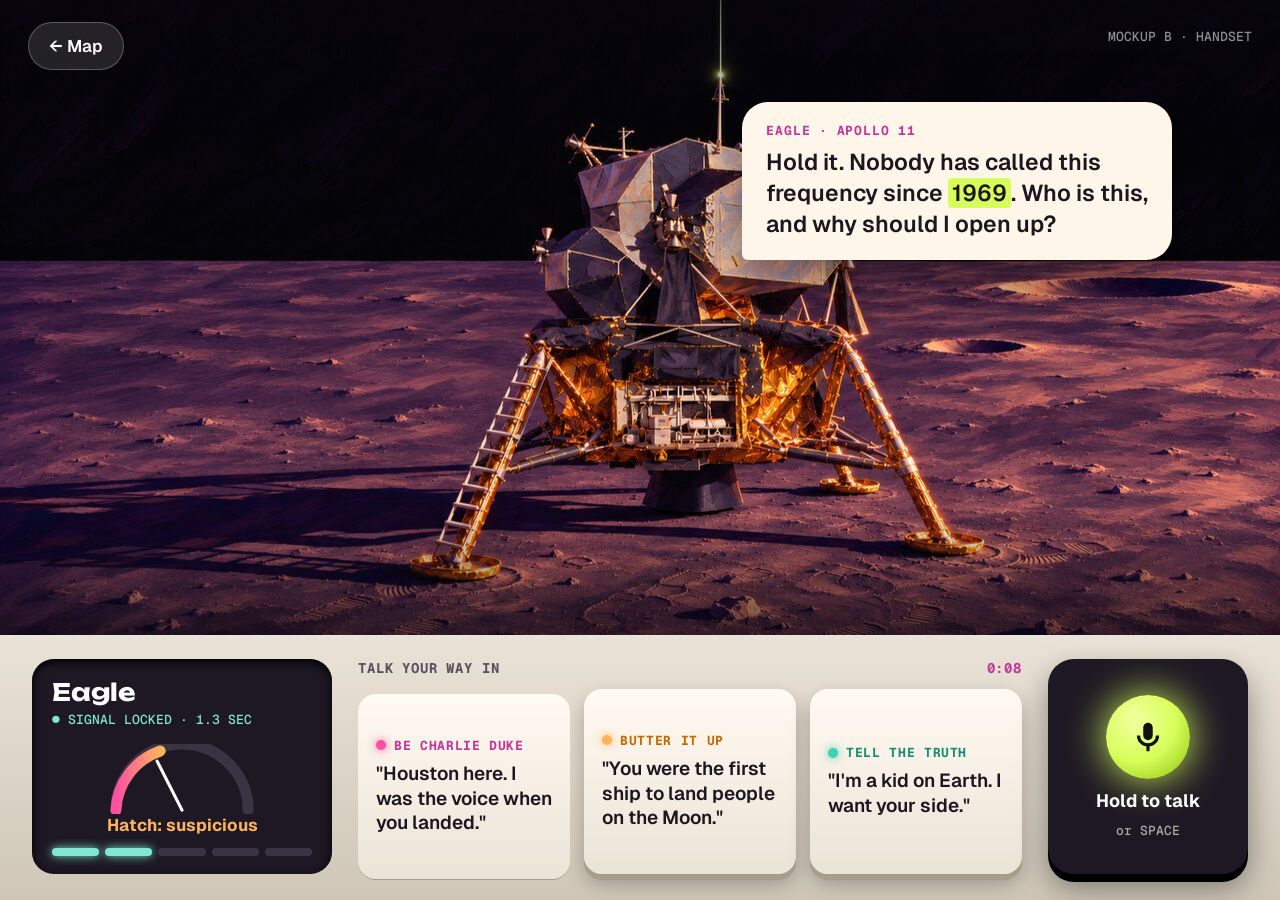
<file: mockups/talk-screen/B-handset.html>
<!doctype html><html><head><meta charset="utf-8"><meta name="viewport" content="width=device-width,initial-scale=1">
<link href="https://fonts.googleapis.com/css2?family=Geist:wght@400;500;600;700&family=Geist+Mono:wght@500;700&family=Unbounded:wght@600;700&display=swap" rel="stylesheet">
<style>
*{box-sizing:border-box;margin:0}
body{background:#07050c;color:#1b1620;font-family:Geist,system-ui;height:100vh;overflow:hidden;display:grid;grid-template-rows:1fr auto}
.scene{position:relative;background:url(eagle-scene.jpg) center 38%/cover}
.scene:after{content:"";position:absolute;inset:0;background:linear-gradient(180deg,rgba(7,5,12,.55),transparent 25%,transparent 80%,rgba(7,5,12,.6))}
.back{position:absolute;top:22px;left:28px;z-index:2;font:600 17px Geist;color:#fff;background:rgba(255,255,255,.12);border:1px solid rgba(255,255,255,.25);border-radius:99px;padding:12px 20px;backdrop-filter:blur(10px)}
.bubble{position:absolute;left:58%;top:16%;z-index:2;max-width:430px;background:#fff6ea;border-radius:26px 26px 26px 6px;padding:20px 24px;font:600 23px/1.35 Geist;box-shadow:0 20px 60px rgba(0,0,0,.5)}
.bubble b{display:block;font:700 13px "Geist Mono";color:#c2389a;letter-spacing:.06em;margin-bottom:8px}
.bubble em{font-style:normal;background:#d7ff5a;padding:0 4px;border-radius:4px}
.console{background:linear-gradient(180deg,#e9e2d6,#cfc6b7);border-top:2px solid #fff8;padding:22px 32px 26px;display:grid;grid-template-columns:300px 1fr 200px;gap:26px;align-items:stretch;box-shadow:0 -20px 60px rgba(0,0,0,.6)}
.dial{background:#1d1824;border-radius:22px;padding:18px 20px;color:#fff;box-shadow:inset 0 3px 10px #000}
.dial h2{font:700 24px Unbounded;letter-spacing:-.01em}
.dial .sub{font:500 13px "Geist Mono";color:#7fe7d2;margin:4px 0 16px}
.gauge{position:relative;height:70px}
.gauge svg{width:100%;height:100%}
.gauge .lbl{margin-top:6px;text-align:center;font:700 17px Geist;color:#ffb35c}
.ticks{display:flex;gap:6px;margin-top:12px}.ticks i{flex:1;height:8px;border-radius:9px;background:#3a3344}.ticks i.on{background:#7fe7d2;box-shadow:0 0 10px #7fe7d2}
.mid{display:flex;flex-direction:column;gap:12px}
.mid .ask{font:700 14px "Geist Mono";letter-spacing:.06em;color:#5a5060;text-transform:uppercase;display:flex;justify-content:space-between}
.mid .ask span{color:#c2389a}
.keys{display:grid;grid-template-columns:repeat(3,1fr);gap:14px;flex:1}
.key{background:linear-gradient(180deg,#fffaf2,#ebe3d6);border-radius:18px;padding:16px 18px;border:0;text-align:left;box-shadow:0 6px 0 #a89d8c,0 10px 20px rgba(0,0,0,.25);cursor:pointer;transition:.1s}
.key:active,.key.down{transform:translateY(5px);box-shadow:0 1px 0 #a89d8c}
.key .n{display:flex;align-items:center;gap:8px;font:700 13px "Geist Mono";letter-spacing:.05em;text-transform:uppercase;color:#c2389a;margin-bottom:8px}
.key .n i{display:inline-block;width:10px;height:10px;border-radius:50%;background:#ff4fa3;box-shadow:0 0 8px #ff4fa3}
.key:nth-child(2) .n{color:#c66a00}.key:nth-child(2) .n i{background:#ffb35c;box-shadow:0 0 8px #ffb35c}
.key:nth-child(3) .n{color:#1a8c74}.key:nth-child(3) .n i{background:#3fd1b1;box-shadow:0 0 8px #3fd1b1}
.key .s{font:600 19px/1.3 Geist;color:#1b1620}
.ptt{border:0;border-radius:26px;background:#1d1824;color:#fff;display:flex;flex-direction:column;align-items:center;justify-content:center;gap:10px;box-shadow:0 8px 0 #000,0 14px 30px rgba(0,0,0,.4);cursor:pointer}
.ptt .led{width:84px;height:84px;border-radius:50%;background:radial-gradient(circle at 35% 30%,#f2ff9e,#d7ff5a 50%,#8fbf10);box-shadow:0 0 40px #d7ff5a;display:grid;place-items:center}
.ptt svg{width:38px;height:38px}
.ptt b{font:700 18px Geist}.ptt small{font:500 13px "Geist Mono";color:#aaa}
.label{position:absolute;top:28px;right:28px;font:500 13px "Geist Mono";color:rgba(255,255,255,.55);z-index:2}
</style></head><body>
<div class="scene">
 <button class="back">&larr; Map</button>
 <div class="bubble"><b>EAGLE &middot; APOLLO 11</b>Hold it. Nobody has called this frequency since <em>1969</em>. Who is this, and why should I open up?</div>
 <div class="label">MOCKUP B &middot; HANDSET</div>
</div>
<div class="console">
 <div class="dial"><h2>Eagle</h2><div class="sub">&#9679; SIGNAL LOCKED &middot; 1.3 SEC</div>
  <div class="gauge"><svg viewBox="0 0 200 90"><path d="M15 85 A85 85 0 0 1 185 85" fill="none" stroke="#3a3344" stroke-width="14" stroke-linecap="round"/><path d="M15 85 A85 85 0 0 1 72 9" fill="none" stroke="url(#g)" stroke-width="14" stroke-linecap="round"/><defs><linearGradient id="g"><stop offset="0" stop-color="#ff4fa3"/><stop offset="1" stop-color="#ffb35c"/></linearGradient></defs><line x1="100" y1="85" x2="68" y2="22" stroke="#fff" stroke-width="4" stroke-linecap="round"/></svg></div><div class="gauge lbl" style="height:auto;text-align:center;font:700 17px Geist;color:#ffb35c">Hatch: suspicious</div>
  <div class="ticks"><i class="on"></i><i class="on"></i><i></i><i></i><i></i></div>
 </div>
 <div class="mid">
  <div class="ask">Talk your way in <span>0:08</span></div>
  <div class="keys">
   <button class="key down"><div class="n"><i></i>Be Charlie Duke</div><div class="s">"Houston here. I was the voice when you landed."</div></button>
   <button class="key"><div class="n"><i></i>Butter it up</div><div class="s">"You were the first ship to land people on the Moon."</div></button>
   <button class="key"><div class="n"><i></i>Tell the truth</div><div class="s">"I'm a kid on Earth. I want your side."</div></button>
  </div>
 </div>
 <button class="ptt"><span class="led"><svg viewBox="0 0 24 24" fill="#111"><rect x="9" y="3" width="6" height="11" rx="3"/><path d="M6 11a6 6 0 0 0 12 0" stroke="#111" stroke-width="2" fill="none"/><rect x="11" y="17" width="2" height="4"/></svg></span><b>Hold to talk</b><small>or SPACE</small></button>
</div>
</body></html>
</file>
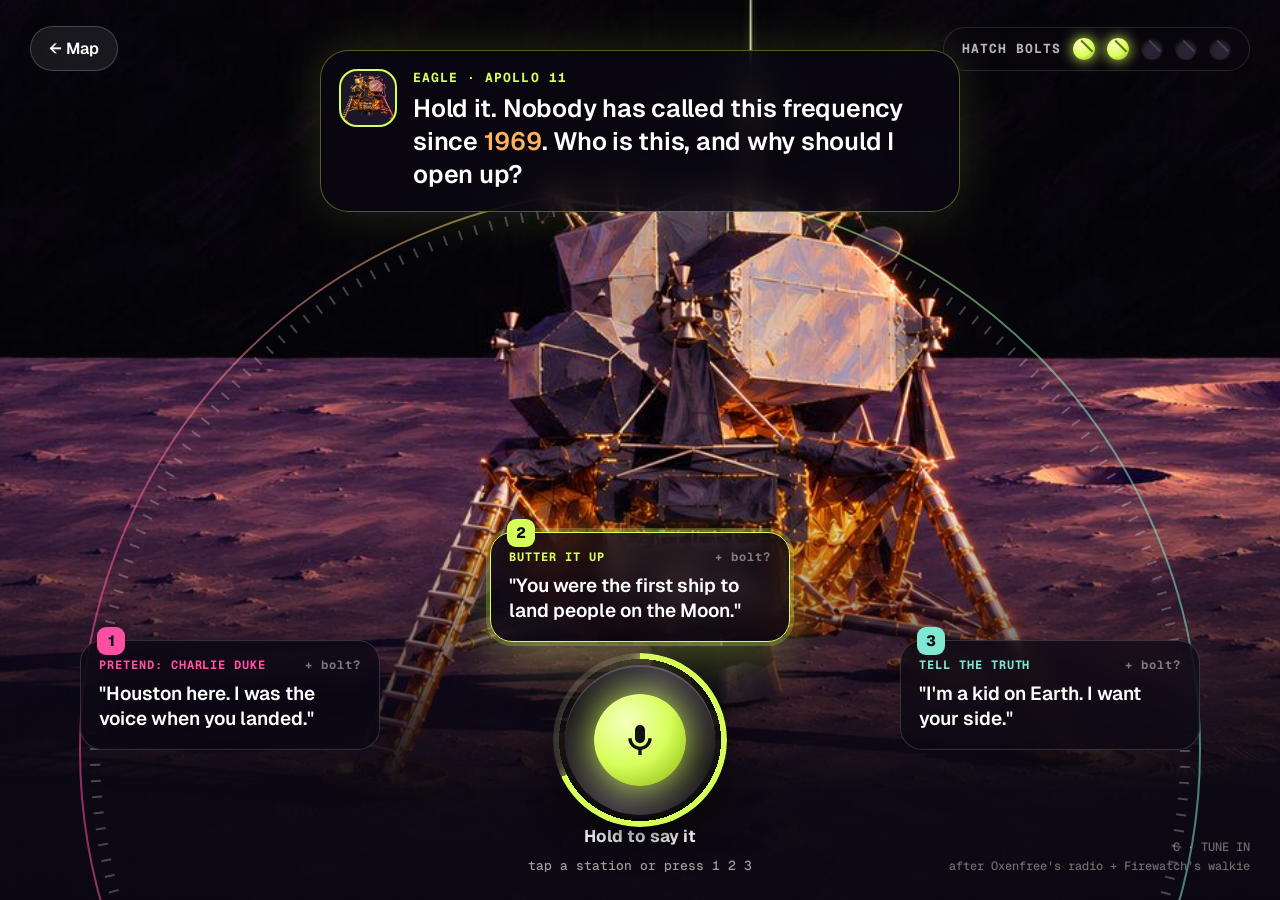
<file: mockups/talk-screen/C-tune-in.html>
<!doctype html><html><head><meta charset="utf-8"><meta name="viewport" content="width=device-width,initial-scale=1">
<link href="https://fonts.googleapis.com/css2?family=Geist:wght@400;500;600;700&family=Geist+Mono:wght@500;700&family=Unbounded:wght@500;700;800&display=swap" rel="stylesheet">
<style>
*{box-sizing:border-box;margin:0}
:root{--lime:#d7ff5a;--pink:#ff4fa3;--amber:#ffb35c;--teal:#7fe7d2;--ink:#0b0812}
body{background:var(--ink);color:#fff;font-family:Geist;height:100vh;overflow:hidden}
.scene{position:fixed;inset:-2%;background:url(eagle-scene.jpg) center 34%/cover;animation:push 30s ease-out forwards}
@keyframes push{to{transform:scale(1.06)}}
.vig{position:fixed;inset:0;background:radial-gradient(120% 90% at 50% 35%,transparent 40%,rgba(11,8,18,.9)),linear-gradient(180deg,transparent 55%,rgba(11,8,18,.97) 88%)}
.grain{position:fixed;inset:0;opacity:.09;mix-blend-mode:overlay;background-image:url("data:image/svg+xml,%3Csvg xmlns='http://www.w3.org/2000/svg' width='160' height='160'%3E%3Cfilter id='n'%3E%3CfeTurbulence baseFrequency='.9'/%3E%3C/filter%3E%3Crect width='100%25' height='100%25' filter='url(%23n)'/%3E%3C/svg%3E")}
.hud{position:fixed;top:26px;left:30px;right:30px;display:flex;align-items:center;gap:22px;z-index:3}
.back{font:600 16px Geist;color:#fff;background:rgba(255,255,255,.08);border:1px solid rgba(255,255,255,.2);border-radius:99px;padding:11px 18px;backdrop-filter:blur(8px)}
.bolts{margin-left:auto;display:flex;align-items:center;gap:12px;background:rgba(11,8,18,.55);border:1px solid rgba(255,255,255,.12);border-radius:99px;padding:10px 18px;backdrop-filter:blur(10px)}
.bolts span{font:700 13px "Geist Mono";letter-spacing:.08em;color:rgba(255,255,255,.7)}
.bolts i{width:22px;height:22px;border-radius:50%;background:#2a2333;box-shadow:inset 0 2px 4px #000;position:relative}
.bolts i:after{content:"";position:absolute;inset:6px 3px;border-top:2px solid #463d52;transform:rotate(45deg)}
.bolts i.on{background:radial-gradient(circle at 35% 30%,#fff7c2,var(--lime) 55%,#7fa60e);box-shadow:0 0 14px var(--lime)}
.bolts i.on:after{border-color:#5d7a00}
/* speech tethered to antenna */
.tether{position:fixed;left:50%;top:16%;width:2px;height:70px;background:linear-gradient(var(--lime),transparent);transform:translateX(-1px);z-index:2;filter:drop-shadow(0 0 6px var(--lime))}
.speech{position:fixed;left:50%;top:5.5%;transform:translateX(-50%);z-index:3;display:flex;align-items:flex-start;gap:16px;max-width:760px;background:rgba(11,8,18,.78);backdrop-filter:blur(14px);border:1px solid rgba(215,255,90,.35);border-radius:28px;padding:18px 26px 20px 18px;box-shadow:0 0 50px rgba(215,255,90,.15)}
.speech .av{flex:none;width:58px;height:58px;border-radius:18px;background:#1c1626 url(eagle-on.png) center/120%;border:2px solid var(--lime)}
.speech .nm{font:700 13px "Geist Mono";letter-spacing:.08em;color:var(--lime);display:flex;gap:10px;align-items:center;margin-bottom:6px}
.wave{display:inline-flex;gap:3px;align-items:center;height:14px}.wave i{width:3px;background:var(--lime);border-radius:2px;animation:w .8s ease-in-out infinite}.wave i:nth-child(2){animation-delay:.12s}.wave i:nth-child(3){animation-delay:.24s}.wave i:nth-child(4){animation-delay:.36s}
@keyframes w{0%,100%{height:3px}50%{height:14px}}
.speech p{font:600 25px/1.32 Geist;letter-spacing:-.01em}
.speech p span{opacity:0;animation:in .3s forwards}
@keyframes in{to{opacity:1}}
.speech em{font-style:normal;color:var(--amber)}
/* tuning band */
.band{position:fixed;left:50%;bottom:-430px;width:1160px;height:1160px;transform:translateX(-50%);z-index:2;pointer-events:none}
.band svg{width:100%;height:100%;overflow:visible}
.st{position:fixed;z-index:3;color:#fff;width:300px;text-align:left;border-radius:22px;padding:16px 18px 18px;background:rgba(11,8,18,.72);border:1.5px solid rgba(255,255,255,.16);backdrop-filter:blur(12px);cursor:pointer;transition:.18s}
.st .f{display:flex;justify-content:space-between;font:700 12px "Geist Mono";letter-spacing:.08em;margin-bottom:8px}
.st .f b{color:var(--c)}.st .f s{text-decoration:none;color:rgba(255,255,255,.45)}
.st q{display:block;font:600 19px/1.32 Geist;quotes:none}
.st .k{position:absolute;top:-14px;left:16px;width:28px;height:28px;border-radius:9px;display:grid;place-items:center;background:var(--c);color:#111;font:800 15px Geist}
.st.tuned{border-color:var(--c);box-shadow:0 0 0 4px color-mix(in srgb,var(--c) 22%,transparent),0 18px 50px color-mix(in srgb,var(--c) 30%,transparent);transform:translateY(-6px)}
.s1{--c:var(--pink);left:calc(50% - 560px);bottom:150px}
.s2{--c:var(--lime);left:calc(50% - 150px);bottom:252px}
.s3{--c:var(--teal);left:calc(50% + 260px);bottom:150px}
.knob{position:fixed;left:50%;bottom:26px;transform:translateX(-50%);z-index:4;display:flex;flex-direction:column;align-items:center;gap:10px}
.knob button{position:relative;width:150px;height:150px;border-radius:50%;border:0;cursor:pointer;background:conic-gradient(from 200deg,#3a3244,#15111b,#3a3244,#15111b,#3a3244);box-shadow:0 14px 40px #000,inset 0 2px 0 rgba(255,255,255,.18);display:grid;place-items:center}
.knob button:before{content:"";position:absolute;inset:-12px;border-radius:50%;background:conic-gradient(var(--lime) 0 68%,rgba(255,255,255,.1) 0);-webkit-mask:radial-gradient(farthest-side,transparent calc(100% - 6px),#000 0);filter:drop-shadow(0 0 8px var(--lime))}
.knob .core{width:92px;height:92px;border-radius:50%;background:radial-gradient(circle at 35% 30%,#f6ffbf,var(--lime) 50%,#86b00c);box-shadow:0 0 40px var(--lime);display:grid;place-items:center}
.knob svg{width:40px;height:40px}
.knob b{font:700 17px Geist}.knob small{font:500 13px "Geist Mono";color:rgba(255,255,255,.6)}
.tag{position:fixed;right:30px;bottom:24px;z-index:4;font:500 12px "Geist Mono";color:rgba(255,255,255,.4);text-align:right;line-height:1.6}
</style></head><body>
<div class="scene"></div><div class="vig"></div><div class="grain"></div>
<div class="hud"><button class="back">&larr; Map</button>
 <div class="bolts"><span>HATCH BOLTS</span><i class="on"></i><i class="on"></i><i></i><i></i><i></i></div></div>
<div class="speech"><div class="av"></div><div><div class="nm">EAGLE &middot; APOLLO 11 <span class="wave"><i></i><i></i><i></i><i></i></span></div>
<p><span style="animation-delay:.1s">Hold it.</span> <span style="animation-delay:.5s">Nobody has called this frequency since</span> <span style="animation-delay:1s"><em>1969</em>.</span> <span style="animation-delay:1.4s">Who is this, and why should I open up?</span></p></div></div>
<div class="band"><svg viewBox="0 0 1160 1160">
 <defs><linearGradient id="g" x1="0" x2="1"><stop offset="0" stop-color="#ff4fa3"/><stop offset=".5" stop-color="#d7ff5a"/><stop offset="1" stop-color="#7fe7d2"/></linearGradient></defs>
 <circle cx="580" cy="580" r="560" fill="none" stroke="url(#g)" stroke-width="2" opacity=".55"/>
 <circle cx="580" cy="580" r="545" fill="none" stroke="rgba(255,255,255,.25)" stroke-width="10" stroke-dasharray="2 14"/>
</svg></div>
<button class="st s1"><span class="k">1</span><div class="f"><b>PRETEND: CHARLIE DUKE</b><s>+ bolt?</s></div><q>"Houston here. I was the voice when you landed."</q></button>
<button class="st s2 tuned"><span class="k">2</span><div class="f"><b>BUTTER IT UP</b><s>+ bolt?</s></div><q>"You were the first ship to land people on the Moon."</q></button>
<button class="st s3"><span class="k">3</span><div class="f"><b>TELL THE TRUTH</b><s>+ bolt?</s></div><q>"I'm a kid on Earth. I want your side."</q></button>
<div class="knob"><button><div class="core"><svg viewBox="0 0 24 24" fill="#111"><rect x="9" y="3" width="6" height="11" rx="3"/><path d="M6 11a6 6 0 0 0 12 0" stroke="#111" stroke-width="2" fill="none"/><rect x="11" y="17" width="2" height="4"/></svg></div></button><b>Hold to say it</b><small>tap a station or press 1 2 3</small></div>
<div class="tag">C &middot; TUNE IN<br>after Oxenfree's radio + Firewatch's walkie</div>
</body></html>
</file>
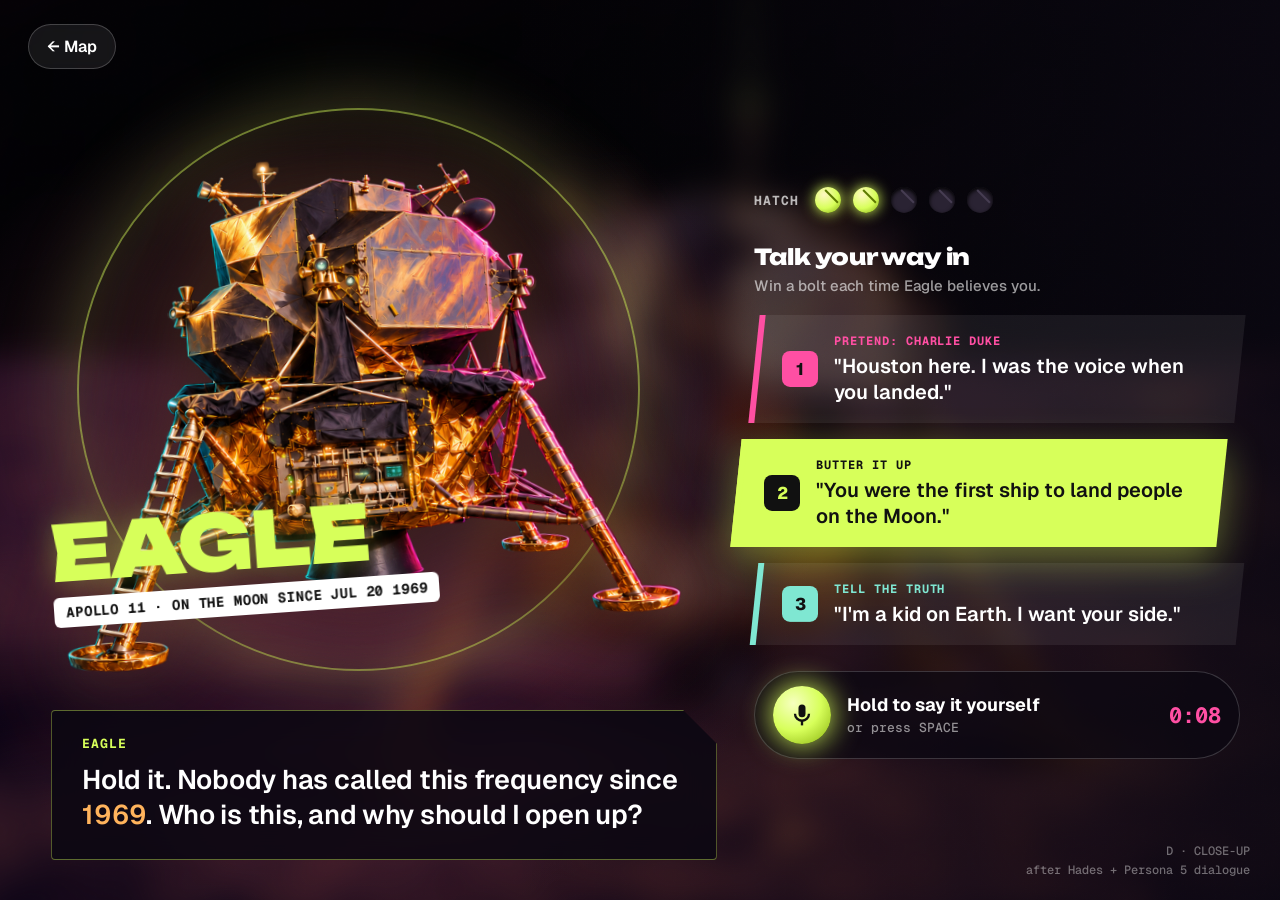
<file: mockups/talk-screen/D-close-up.html>
<!doctype html><html><head><meta charset="utf-8"><meta name="viewport" content="width=device-width,initial-scale=1">
<link href="https://fonts.googleapis.com/css2?family=Geist:wght@400;500;600;700&family=Geist+Mono:wght@500;700&family=Unbounded:wght@500;700;800;900&display=swap" rel="stylesheet">
<style>
*{box-sizing:border-box;margin:0}
:root{--lime:#d7ff5a;--pink:#ff4fa3;--amber:#ffb35c;--teal:#7fe7d2;--ink:#0b0812}
body{background:var(--ink);color:#fff;font-family:Geist;height:100vh;overflow:hidden}
.bg{position:fixed;inset:-40px;background:url(eagle-scene.jpg) center/cover;filter:blur(16px) saturate(1.2) brightness(.45)}
.bg2{position:fixed;inset:0;background:radial-gradient(60% 80% at 28% 55%,rgba(255,79,163,.28),transparent 60%),linear-gradient(90deg,transparent 40%,rgba(11,8,18,.85))}
.grain{position:fixed;inset:0;opacity:.1;mix-blend-mode:overlay;background-image:url("data:image/svg+xml,%3Csvg xmlns='http://www.w3.org/2000/svg' width='160' height='160'%3E%3Cfilter id='n'%3E%3CfeTurbulence baseFrequency='.9'/%3E%3C/filter%3E%3Crect width='100%25' height='100%25' filter='url(%23n)'/%3E%3C/svg%3E")}
.ring{position:fixed;left:6%;top:12%;width:44vw;height:44vw;max-width:720px;max-height:720px;border-radius:50%;border:2px solid rgba(215,255,90,.5);box-shadow:0 0 80px rgba(215,255,90,.25),inset 0 0 80px rgba(215,255,90,.15);animation:p 2.4s ease-out infinite}
@keyframes p{0%{transform:scale(.96);opacity:1}100%{transform:scale(1.06);opacity:.35}}
.bot{position:fixed;left:2%;top:8%;width:52vw;max-width:860px;filter:drop-shadow(0 30px 60px rgba(0,0,0,.7)) drop-shadow(0 0 30px rgba(255,179,92,.25));transform:rotate(-4deg);animation:bob 4s ease-in-out infinite}
@keyframes bob{50%{transform:rotate(-4deg) translateY(-10px)}}
.back{position:fixed;top:24px;left:28px;z-index:5;font:600 16px Geist;color:#fff;background:rgba(255,255,255,.08);border:1px solid rgba(255,255,255,.2);border-radius:99px;padding:11px 18px;backdrop-filter:blur(8px)}
.plate{position:fixed;left:4%;bottom:285px;z-index:4;transform:rotate(-4deg)}
.plate h1{font:900 clamp(56px,6vw,96px)/.9 Unbounded;letter-spacing:-.03em;color:var(--lime);text-shadow:0 0 30px rgba(215,255,90,.35)}
.plate div{display:inline-block;margin-top:10px;background:#fff;color:#111;font:700 14px "Geist Mono";letter-spacing:.06em;padding:6px 12px;border-radius:6px}
.box{position:fixed;left:4%;bottom:40px;width:min(780px,52vw);z-index:4;background:rgba(11,8,18,.86);backdrop-filter:blur(16px);border:1.5px solid rgba(215,255,90,.4);padding:24px 30px 26px;clip-path:polygon(0 0,calc(100% - 34px) 0,100% 34px,100% 100%,0 100%);border-radius:4px 0 4px 4px}
.box .nm{display:flex;align-items:center;gap:10px;font:700 13px "Geist Mono";letter-spacing:.08em;color:var(--lime);margin-bottom:10px}
.wave{display:inline-flex;gap:3px;align-items:center;height:14px}.wave i{width:3px;background:var(--lime);border-radius:2px;animation:w .8s ease-in-out infinite}.wave i:nth-child(2){animation-delay:.12s}.wave i:nth-child(3){animation-delay:.24s}.wave i:nth-child(4){animation-delay:.36s}
@keyframes w{0%,100%{height:3px}50%{height:14px}}
.box p{font:600 27px/1.32 Geist;letter-spacing:-.01em}.box em{font-style:normal;color:var(--amber)}
.side{position:fixed;right:40px;top:50%;transform:translateY(-46%);width:min(560px,38vw);z-index:4;display:flex;flex-direction:column;gap:16px}
.bolts{display:flex;align-items:center;gap:12px;margin-bottom:14px}
.bolts span{font:700 13px "Geist Mono";letter-spacing:.08em;color:rgba(255,255,255,.7);margin-right:4px}
.bolts i{width:26px;height:26px;border-radius:50%;background:#2a2333;box-shadow:inset 0 2px 4px #000;position:relative}
.bolts i:after{content:"";position:absolute;inset:7px 4px;border-top:2px solid #463d52;transform:rotate(45deg)}
.bolts i.on{background:radial-gradient(circle at 35% 30%,#fff7c2,var(--lime) 55%,#7fa60e);box-shadow:0 0 14px var(--lime)}.bolts i.on:after{border-color:#5d7a00}
.ask{font:800 22px Unbounded;letter-spacing:-.01em;margin-bottom:4px}
.ask small{display:block;font:500 15px Geist;color:rgba(255,255,255,.6);margin-top:6px;letter-spacing:0}
.opt{position:relative;display:flex;gap:16px;align-items:center;text-align:left;border:0;cursor:pointer;padding:18px 22px;background:rgba(255,255,255,.07);color:#fff;transform:skewX(-6deg);border-left:6px solid var(--c);transition:.15s}
.opt>*{transform:skewX(6deg)}
.opt .k{flex:none;width:36px;height:36px;display:grid;place-items:center;background:var(--c);color:#111;font:800 17px Geist;border-radius:8px}
.opt .t{font:700 12px "Geist Mono";letter-spacing:.08em;color:var(--c);margin-bottom:4px}
.opt .s{font:600 20px/1.3 Geist}
.opt.hot{background:var(--c);color:#111;transform:skewX(-6deg) translateX(-18px);box-shadow:0 14px 40px color-mix(in srgb,var(--c) 40%,transparent)}
.opt.hot .k{background:#111;color:var(--c)}.opt.hot .t{color:#111}
.o1{--c:var(--pink)}.o2{--c:var(--lime)}.o3{--c:var(--teal)}
.mic{margin-top:10px;display:flex;align-items:center;gap:16px;padding:14px 18px;border-radius:99px;background:rgba(11,8,18,.7);border:1.5px solid rgba(255,255,255,.18)}
.mic .dot{flex:none;width:58px;height:58px;border-radius:50%;background:radial-gradient(circle at 35% 30%,#f6ffbf,var(--lime) 50%,#86b00c);box-shadow:0 0 30px var(--lime);display:grid;place-items:center}
.mic svg{width:28px;height:28px}.mic b{font:700 18px Geist;display:block}.mic small{font:500 13px "Geist Mono";color:rgba(255,255,255,.55)}
.timer{margin-left:auto;font:700 22px "Geist Mono";color:var(--pink)}
.tag{position:fixed;right:30px;bottom:20px;z-index:4;font:500 12px "Geist Mono";color:rgba(255,255,255,.4);text-align:right;line-height:1.6}
</style></head><body>
<div class="bg"></div><div class="bg2"></div><div class="ring"></div>
<img class="bot" src="eagle-on.png" alt="">
<div class="grain"></div>
<button class="back">&larr; Map</button>
<div class="plate"><h1>EAGLE</h1><div>APOLLO 11 &middot; ON THE MOON SINCE JUL 20 1969</div></div>
<div class="box"><div class="nm">EAGLE <span class="wave"><i></i><i></i><i></i><i></i></span></div><p>Hold it. Nobody has called this frequency since <em>1969</em>. Who is this, and why should I open up?</p></div>
<div class="side">
 <div class="bolts"><span>HATCH</span><i class="on"></i><i class="on"></i><i></i><i></i><i></i></div>
 <div class="ask">Talk your way in<small>Win a bolt each time Eagle believes you.</small></div>
 <button class="opt o1"><span class="k">1</span><div><div class="t">PRETEND: CHARLIE DUKE</div><div class="s">"Houston here. I was the voice when you landed."</div></div></button>
 <button class="opt o2 hot"><span class="k">2</span><div><div class="t">BUTTER IT UP</div><div class="s">"You were the first ship to land people on the Moon."</div></div></button>
 <button class="opt o3"><span class="k">3</span><div><div class="t">TELL THE TRUTH</div><div class="s">"I'm a kid on Earth. I want your side."</div></div></button>
 <div class="mic"><span class="dot"><svg viewBox="0 0 24 24" fill="#111"><rect x="9" y="3" width="6" height="11" rx="3"/><path d="M6 11a6 6 0 0 0 12 0" stroke="#111" stroke-width="2" fill="none"/><rect x="11" y="17" width="2" height="4"/></svg></span><div><b>Hold to say it yourself</b><small>or press SPACE</small></div><span class="timer">0:08</span></div>
</div>
<div class="tag">D &middot; CLOSE-UP<br>after Hades + Persona 5 dialogue</div>
</body></html>
</file>
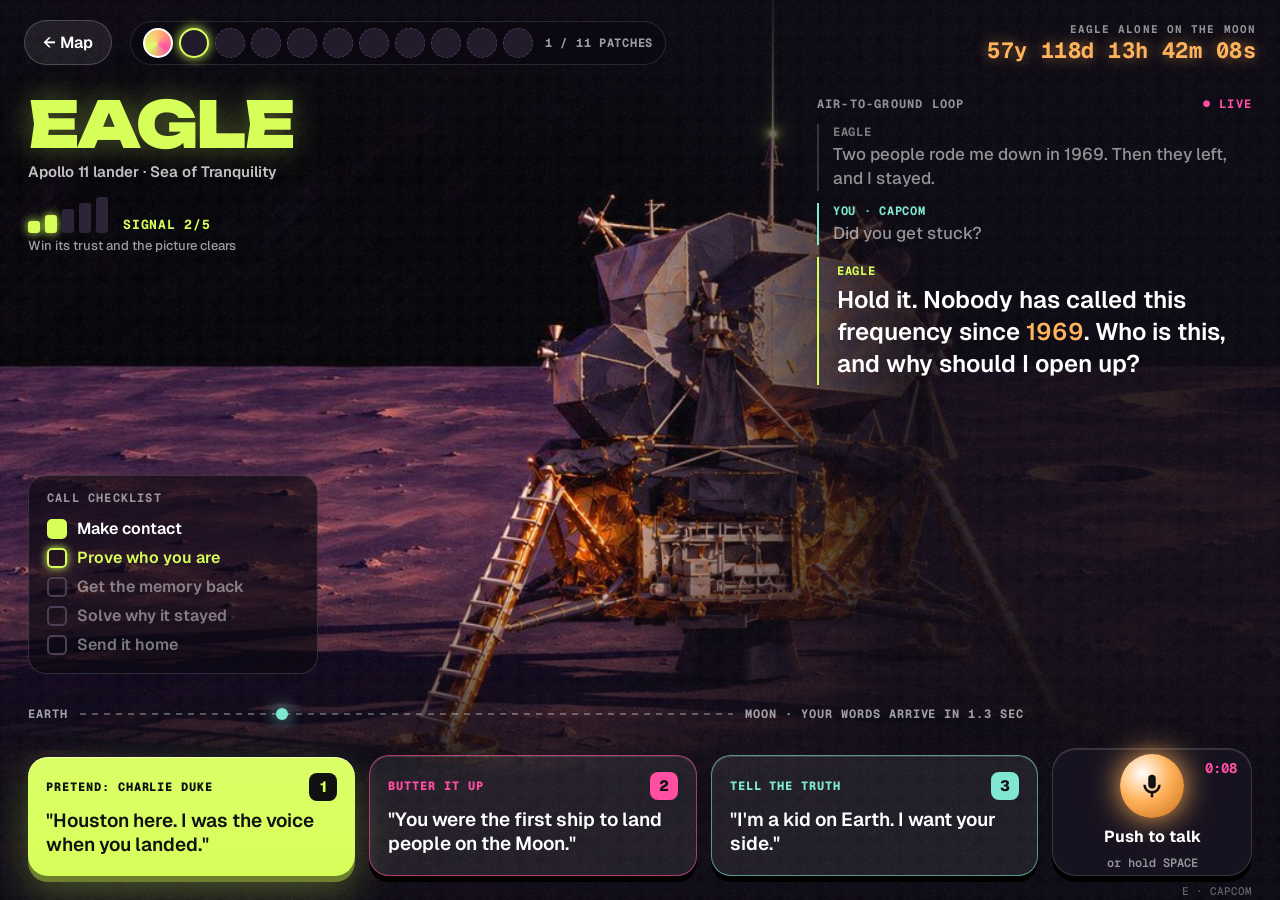
<file: mockups/talk-screen/E-capcom.html>
<!doctype html><html><head><meta charset="utf-8"><meta name="viewport" content="width=device-width,initial-scale=1">
<link href="https://fonts.googleapis.com/css2?family=Geist:wght@400;500;600;700&family=Geist+Mono:wght@500;700&family=Unbounded:wght@600;800;900&display=swap" rel="stylesheet">
<style>
*{box-sizing:border-box;margin:0}
:root{--lime:#d7ff5a;--pink:#ff4fa3;--amber:#ffb35c;--teal:#7fe7d2;--ink:#0b0812}
body{background:var(--ink);color:#fff;font-family:Geist;height:100vh;overflow:hidden}
.scene{position:fixed;inset:0;background:url(eagle-scene.jpg) 40% 36%/cover}
.scene:after{content:"";position:absolute;inset:0;background:linear-gradient(90deg,transparent 45%,rgba(11,8,18,.88) 70%),linear-gradient(180deg,rgba(11,8,18,.75),transparent 18%,transparent 62%,rgba(11,8,18,.96) 86%)}
.static{position:fixed;inset:0;opacity:.13;mix-blend-mode:screen;background-image:url("data:image/svg+xml,%3Csvg xmlns='http://www.w3.org/2000/svg' width='200' height='200'%3E%3Cfilter id='n'%3E%3CfeTurbulence baseFrequency='.95' numOctaves='2'/%3E%3C/filter%3E%3Crect width='100%25' height='100%25' filter='url(%23n)'/%3E%3C/svg%3E");animation:st .2s steps(3) infinite}
@keyframes st{50%{background-position:40px 70px}}
/* top: patches + MET */
.top{position:fixed;top:20px;left:24px;right:24px;display:flex;align-items:center;gap:18px;z-index:5}
.back{font:600 16px Geist;color:#fff;background:rgba(255,255,255,.08);border:1px solid rgba(255,255,255,.2);border-radius:99px;padding:11px 18px}
.patches{display:flex;gap:6px;align-items:center;padding:6px 12px;border-radius:99px;background:rgba(11,8,18,.6);border:1px solid rgba(255,255,255,.12)}
.patches i{width:30px;height:30px;border-radius:50%;background:#221b2b;border:1.5px dashed #4a4055}
.patches i.got{background:radial-gradient(circle at 35% 30%,#fff3,transparent 60%),conic-gradient(var(--amber),var(--pink),var(--lime),var(--amber));border:2px solid #fff}
.patches i.now{border:2px solid var(--lime);box-shadow:0 0 12px var(--lime);background:#221b2b}
.patches span{font:700 12px "Geist Mono";color:rgba(255,255,255,.6);margin-left:6px;letter-spacing:.06em}
.met{margin-left:auto;text-align:right}
.met small{display:block;font:700 11px "Geist Mono";letter-spacing:.1em;color:rgba(255,255,255,.55)}
.met b{font:700 22px "Geist Mono";color:var(--amber);letter-spacing:.02em;text-shadow:0 0 14px rgba(255,179,92,.6)}
/* left plate */
.plate{position:fixed;left:28px;top:96px;z-index:4}
.plate h1{font:900 64px/.9 Unbounded;letter-spacing:-.03em;color:var(--lime);text-shadow:0 0 30px rgba(215,255,90,.35)}
.plate p{margin-top:8px;font:600 15px Geist;color:rgba(255,255,255,.75)}
.lock{margin-top:16px;display:flex;align-items:flex-end;gap:5px}
.lock i{width:12px;border-radius:3px;background:#2d2537}.lock i:nth-child(1){height:12px}.lock i:nth-child(2){height:18px}.lock i:nth-child(3){height:24px}.lock i:nth-child(4){height:30px}.lock i:nth-child(5){height:36px}
.lock i.on{background:var(--lime);box-shadow:0 0 10px var(--lime)}
.lock span{font:700 13px "Geist Mono";color:var(--lime);margin-left:10px;letter-spacing:.06em}
.lock em{display:block;font:500 13px Geist;font-style:normal;color:rgba(255,255,255,.6)}
/* right column: loop transcript */
.loop{position:fixed;right:28px;top:96px;width:min(520px,34vw);z-index:4;display:flex;flex-direction:column;gap:12px}
.loophd{display:flex;justify-content:space-between;font:700 12px "Geist Mono";letter-spacing:.1em;color:rgba(255,255,255,.55)}
.loophd b{color:var(--pink)}
.msg{font:500 17px/1.4 Geist;color:rgba(255,255,255,.55);padding-left:14px;border-left:2px solid #3a3145}
.msg .t{display:block;font:700 12px "Geist Mono";letter-spacing:.06em;color:rgba(255,255,255,.45);margin-bottom:3px}
.msg.you{border-color:var(--teal)}.msg.you .t{color:var(--teal)}
.msg.live{color:#fff;font:600 24px/1.32 Geist;border-color:var(--lime);padding:6px 0 6px 18px}
.msg.live .t{color:var(--lime)}.msg.live em{font-style:normal;color:var(--amber)}
.wave{display:inline-flex;gap:3px;align-items:center;height:12px;margin-left:8px}.wave i{width:3px;background:var(--lime);border-radius:2px;animation:w .8s infinite}.wave i:nth-child(2){animation-delay:.12s}.wave i:nth-child(3){animation-delay:.24s}
@keyframes w{0%,100%{height:3px}50%{height:12px}}
/* checklist */
.cuff{position:fixed;left:28px;bottom:226px;z-index:4;background:rgba(11,8,18,.66);border:1px solid rgba(255,255,255,.14);border-radius:18px;padding:14px 18px;width:290px}
.cuff b{display:block;font:700 12px "Geist Mono";letter-spacing:.1em;color:rgba(255,255,255,.55);margin-bottom:8px}
.cuff div{display:flex;gap:10px;align-items:center;font:600 16px Geist;padding:4px 0;color:rgba(255,255,255,.45)}
.cuff div:before{content:"";width:16px;height:16px;border-radius:5px;border:2px solid #4a4055;flex:none}
.cuff .ok{color:#fff}.cuff .ok:before{background:var(--lime);border-color:var(--lime)}
.cuff .cur{color:var(--lime)}.cuff .cur:before{border-color:var(--lime);box-shadow:0 0 8px var(--lime)}
/* console */
.console{position:fixed;left:0;right:0;bottom:0;z-index:5;padding:0 28px 24px;display:grid;grid-template-columns:1fr 1fr 1fr 200px;gap:14px;align-items:end}
.sw{position:relative;border:0;text-align:left;cursor:pointer;border-radius:20px;padding:16px 18px 18px;color:#111;background:linear-gradient(180deg,color-mix(in srgb,var(--c) 92%,#fff),var(--c));box-shadow:0 6px 0 color-mix(in srgb,var(--c) 50%,#000),0 16px 40px color-mix(in srgb,var(--c) 30%,transparent),inset 0 1px 0 #fff8;transition:.1s}
.sw:hover{transform:translateY(-3px)}
.sw.dim{background:rgba(255,255,255,.08);color:#fff;box-shadow:0 6px 0 #000,inset 0 1px 0 #fff2;border:1.5px solid color-mix(in srgb,var(--c) 60%,transparent)}
.sw .h{display:flex;justify-content:space-between;align-items:center;margin-bottom:8px}
.sw .k{width:28px;height:28px;border-radius:8px;background:#111;color:var(--c);display:grid;place-items:center;font:800 15px Geist}
.sw.dim .k{background:var(--c);color:#111}
.sw .t{font:800 12px "Geist Mono";letter-spacing:.08em}
.sw.dim .t{color:var(--c)}
.sw .s{font:600 19px/1.3 Geist}
.a{--c:var(--lime)}.b{--c:var(--pink)}.c{--c:var(--teal)}
.ptt{border:0;border-radius:24px;height:100%;min-height:128px;background:#17121f;color:#fff;cursor:pointer;display:flex;flex-direction:column;align-items:center;justify-content:center;gap:8px;box-shadow:0 6px 0 #000,inset 0 1px 0 #fff2;border:1.5px solid rgba(255,255,255,.15);position:relative}
.ptt .dot{width:64px;height:64px;border-radius:50%;background:radial-gradient(circle at 35% 30%,#fff,var(--amber) 45%,#c96d14);box-shadow:0 0 30px var(--amber);display:grid;place-items:center}
.ptt svg{width:30px;height:30px}.ptt b{font:700 16px Geist}.ptt small{font:600 12px "Geist Mono";color:rgba(255,255,255,.55)}
.timer{position:absolute;top:10px;right:14px;font:700 14px "Geist Mono";color:var(--pink)}
/* signal packet between earth and moon */
.trip{position:fixed;left:28px;right:256px;bottom:178px;z-index:5;display:flex;align-items:center;gap:12px;font:700 12px "Geist Mono";letter-spacing:.08em;color:rgba(255,255,255,.6)}
.trip .ln{flex:1;height:2px;background:repeating-linear-gradient(90deg,rgba(255,255,255,.3) 0 6px,transparent 6px 12px);position:relative}
.trip .ln i{position:absolute;top:-5px;left:30%;width:12px;height:12px;border-radius:50%;background:var(--teal);box-shadow:0 0 16px var(--teal);animation:go 1.3s linear infinite}
@keyframes go{from{left:0}to{left:100%}}
.tag{position:fixed;right:28px;bottom:2px;z-index:6;font:500 11px "Geist Mono";color:rgba(255,255,255,.35)}
</style></head><body>
<div class="scene"></div><div class="static"></div>
<div class="top"><button class="back">&larr; Map</button>
 <div class="patches"><i class="got"></i><i class="now"></i><i></i><i></i><i></i><i></i><i></i><i></i><i></i><i></i><i></i><span>1 / 11 PATCHES</span></div>
 <div class="met"><small>EAGLE ALONE ON THE MOON</small><b>57y 118d 13h 42m 08s</b></div></div>
<div class="plate"><h1>EAGLE</h1><p>Apollo 11 lander &middot; Sea of Tranquility</p>
 <div class="lock"><i class="on"></i><i class="on"></i><i></i><i></i><i></i><span>SIGNAL 2/5</span></div>
 <div class="lock" style="margin-top:4px"><em>Win its trust and the picture clears</em></div></div>
<div class="loop">
 <div class="loophd"><span>AIR-TO-GROUND LOOP</span><b>&#9679; LIVE</b></div>
 <div class="msg"><span class="t">EAGLE</span>Two people rode me down in 1969. Then they left, and I stayed.</div>
 <div class="msg you"><span class="t">YOU &middot; CAPCOM</span>Did you get stuck?</div>
 <div class="msg live"><span class="t">EAGLE <span class="wave"><i></i><i></i><i></i></span></span>Hold it. Nobody has called this frequency since <em>1969</em>. Who is this, and why should I open up?</div>
</div>
<div class="cuff"><b>CALL CHECKLIST</b>
 <div class="ok">Make contact</div><div class="cur">Prove who you are</div><div>Get the memory back</div><div>Solve why it stayed</div><div>Send it home</div></div>
<div class="trip">EARTH <span class="ln"><i></i></span> MOON &middot; YOUR WORDS ARRIVE IN 1.3 SEC</div>
<div class="console">
 <button class="sw a"><div class="h"><span class="t">PRETEND: CHARLIE DUKE</span><span class="k">1</span></div><div class="s">"Houston here. I was the voice when you landed."</div></button>
 <button class="sw b dim"><div class="h"><span class="t">BUTTER IT UP</span><span class="k">2</span></div><div class="s">"You were the first ship to land people on the Moon."</div></button>
 <button class="sw c dim"><div class="h"><span class="t">TELL THE TRUTH</span><span class="k">3</span></div><div class="s">"I'm a kid on Earth. I want your side."</div></button>
 <button class="ptt"><span class="timer">0:08</span><span class="dot"><svg viewBox="0 0 24 24" fill="#111"><rect x="9" y="3" width="6" height="11" rx="3"/><path d="M6 11a6 6 0 0 0 12 0" stroke="#111" stroke-width="2" fill="none"/><rect x="11" y="17" width="2" height="4"/></svg></span><b>Push to talk</b><small>or hold SPACE</small></button>
</div>
<div class="tag">E &middot; CAPCOM</div>
</body></html>
</file>
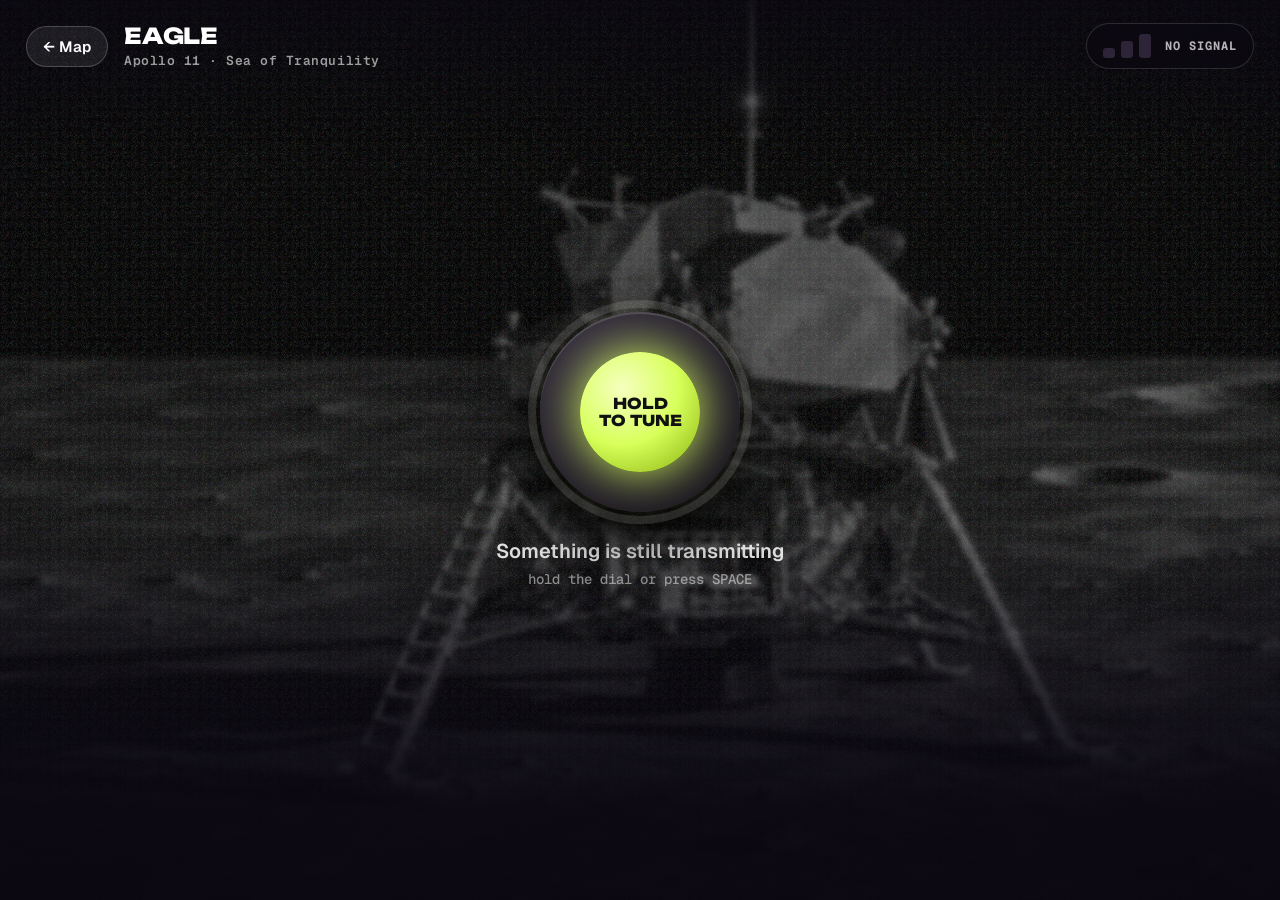
<file: mockups/talk-screen/F-signalscope.html>
<!doctype html><html><head><meta charset="utf-8"><meta name="viewport" content="width=device-width,initial-scale=1">
<title>Ghost Signal · Eagle</title>
<link href="https://fonts.googleapis.com/css2?family=Geist:wght@400;500;600;700&family=Geist+Mono:wght@500;700&family=Unbounded:wght@600;800;900&display=swap" rel="stylesheet">
<style>
*{box-sizing:border-box;margin:0}
:root{--lime:#d7ff5a;--pink:#ff4fa3;--amber:#ffb35c;--teal:#7fe7d2;--ink:#0b0812;--sig:0}
html,body{height:100%}
body{background:var(--ink);color:#fff;font-family:Geist;overflow:hidden;user-select:none}
.scene{position:fixed;inset:-3%;background:url(eagle-scene.jpg) center 36%/cover;
 filter:grayscale(calc(1 - var(--sig))) brightness(calc(.42 + var(--sig)*.6)) saturate(calc(.6 + var(--sig)*.6)) blur(calc((1 - var(--sig))*2.5px));
 transition:filter 1.2s cubic-bezier(.2,.8,.2,1),transform 8s ease-out;transform:scale(1.04)}
body.locked .scene{transform:scale(1.1)}
.vig{position:fixed;inset:0;pointer-events:none;background:radial-gradient(110% 85% at 50% 40%,transparent 45%,rgba(11,8,18,.85)),linear-gradient(180deg,rgba(11,8,18,.6),transparent 16%,transparent 58%,rgba(11,8,18,.92) 90%)}
.static{position:fixed;inset:0;pointer-events:none;opacity:calc(.35 - var(--sig)*.33);mix-blend-mode:screen;transition:opacity 1s;
 background-image:url("data:image/svg+xml,%3Csvg xmlns='http://www.w3.org/2000/svg' width='220' height='220'%3E%3Cfilter id='n'%3E%3CfeTurbulence baseFrequency='.9' numOctaves='2'/%3E%3C/filter%3E%3Crect width='100%25' height='100%25' filter='url(%23n)'/%3E%3C/svg%3E");animation:st .18s steps(3) infinite}
@keyframes st{33%{background-position:60px 30px}66%{background-position:-40px 80px}}
body.glitch .scene{animation:shake .4s}
body.glitch .static{opacity:.6!important}
@keyframes shake{20%{transform:scale(1.04) translate(-12px,4px)}40%{transform:scale(1.04) translate(10px,-6px)}60%{transform:scale(1.04) translate(-6px,2px)}}
/* HUD: only two things */
.hud{position:fixed;top:22px;left:26px;right:26px;display:flex;align-items:center;gap:16px;z-index:5}
.back{font:600 15px Geist;color:#fff;background:rgba(255,255,255,.08);border:1px solid rgba(255,255,255,.2);border-radius:99px;padding:10px 16px;cursor:pointer}
.id b{display:block;font:800 22px Unbounded;letter-spacing:-.01em}
.id small{font:600 13px "Geist Mono";color:rgba(255,255,255,.6);letter-spacing:.04em}
.pips{margin-left:auto;display:flex;align-items:flex-end;gap:6px;padding:10px 16px;border-radius:99px;background:rgba(11,8,18,.55);border:1px solid rgba(255,255,255,.14);backdrop-filter:blur(8px)}
.pips i{width:12px;border-radius:3px;background:#2d2537;transition:.4s cubic-bezier(.3,1.6,.5,1)}
.pips i:nth-child(1){height:10px}.pips i:nth-child(2){height:17px}.pips i:nth-child(3){height:24px}
.pips i.on{background:var(--lime);box-shadow:0 0 12px var(--lime);transform:scaleY(1.15)}
.pips span{font:700 12px "Geist Mono";letter-spacing:.08em;color:rgba(255,255,255,.7);margin-left:8px;align-self:center}
/* tune */
.tune{position:fixed;inset:0;z-index:6;display:grid;place-items:center;transition:opacity .6s}
.tune.gone{opacity:0;pointer-events:none}
.knob{position:relative;width:200px;height:200px;border-radius:50%;border:0;cursor:pointer;background:radial-gradient(circle at 35% 30%,#3c3448,#120e18);box-shadow:0 20px 60px #000,inset 0 2px 0 rgba(255,255,255,.15);display:grid;place-items:center;touch-action:none}
.knob svg.ring{position:absolute;inset:-16px;width:232px;height:232px;transform:rotate(-90deg)}
.knob .core{width:120px;height:120px;border-radius:50%;background:radial-gradient(circle at 35% 30%,#f6ffbf,var(--lime) 50%,#86b00c);box-shadow:0 0 50px var(--lime);display:grid;place-items:center;font:800 15px Unbounded;color:#111;text-align:center;line-height:1.15}
.tune p{margin-top:26px;font:600 20px Geist;text-align:center;color:rgba(255,255,255,.85)}
.tune p small{display:block;font:500 14px "Geist Mono";color:rgba(255,255,255,.5);margin-top:6px}
.tunewrap{display:flex;flex-direction:column;align-items:center}
/* caption */
.cap{position:fixed;left:50%;bottom:calc(var(--dock,230px) + 18px);transform:translate(-50%,10px);width:min(920px,92vw);text-align:center;z-index:4;opacity:0;transition:.4s}
.cap.show{opacity:1;transform:translate(-50%,0)}
.who{display:inline-flex;align-items:center;gap:8px;font:700 13px "Geist Mono";letter-spacing:.08em;color:var(--lime);background:rgba(11,8,18,.6);padding:6px 12px;border-radius:99px;margin-bottom:12px}
.who.you{color:var(--teal)}
.wave{display:inline-flex;gap:3px;align-items:center;height:12px}.wave i{width:3px;background:currentColor;border-radius:2px;animation:w .8s infinite}.wave i:nth-child(2){animation-delay:.12s}.wave i:nth-child(3){animation-delay:.24s}
@keyframes w{0%,100%{height:3px}50%{height:12px}}
.cap p{font:600 clamp(24px,2.7vw,38px)/1.28 Geist;letter-spacing:-.015em;text-shadow:0 2px 24px rgba(0,0,0,.9)}
.cap p .w{opacity:0;display:inline-block;transform:translateY(6px);animation:wi .25s forwards}
@keyframes wi{to{opacity:1;transform:none}}
.cap em{font-style:normal;color:var(--amber)}
/* dock */
.dock{position:fixed;left:0;right:0;bottom:0;z-index:5;padding:0 26px 26px;display:flex;gap:14px;justify-content:center;align-items:stretch}
.opt{flex:1;max-width:330px;border:0;text-align:left;cursor:pointer;border-radius:22px;padding:18px 20px;color:#fff;background:rgba(20,14,30,.78);backdrop-filter:blur(14px);border:2px solid color-mix(in srgb,var(--c) 55%,transparent);box-shadow:0 8px 0 rgba(0,0,0,.6);opacity:0;transform:translateY(40px);transition:transform .35s cubic-bezier(.3,1.5,.5,1),opacity .25s,background .15s}
.opt.in{opacity:1;transform:none}
.opt:hover{background:color-mix(in srgb,var(--c) 22%,rgba(20,14,30,.85));transform:translateY(-6px)}
.opt:active{transform:translateY(4px);box-shadow:0 2px 0 rgba(0,0,0,.6)}
.opt .k{display:inline-grid;place-items:center;width:30px;height:30px;border-radius:9px;background:var(--c);color:#111;font:800 16px Geist;margin-bottom:10px}
.opt .s{font:700 21px/1.25 Geist}
.opt.right{background:var(--lime);color:#111;border-color:var(--lime)}
.opt.wrong{background:#3a1a2c;border-color:var(--pink);animation:no .35s}
@keyframes no{25%{transform:translateX(-8px)}75%{transform:translateX(8px)}}
.o1{--c:var(--pink)}.o2{--c:var(--amber)}.o3{--c:var(--teal)}
.mic{flex:none;width:150px;border-radius:22px;border:2px solid rgba(255,255,255,.18);background:rgba(20,14,30,.78);color:#fff;cursor:pointer;display:flex;flex-direction:column;align-items:center;justify-content:center;gap:8px;opacity:0;transform:translateY(40px);transition:.35s cubic-bezier(.3,1.5,.5,1)}
.mic.in{opacity:1;transform:none}
.mic .dot{width:58px;height:58px;border-radius:50%;background:radial-gradient(circle at 35% 30%,#fff,var(--amber) 45%,#c96d14);box-shadow:0 0 26px var(--amber);display:grid;place-items:center}
.mic.on .dot{animation:pulse .8s infinite}
@keyframes pulse{50%{box-shadow:0 0 0 14px rgba(255,179,92,.25),0 0 40px var(--amber)}}
.mic svg{width:26px;height:26px}.mic b{font:700 15px Geist}.mic small{font:600 11px "Geist Mono";color:rgba(255,255,255,.55)}
/* packet */
.packet{position:fixed;left:50%;bottom:120px;width:16px;height:16px;margin-left:-8px;border-radius:50%;background:var(--teal);box-shadow:0 0 22px var(--teal),0 0 60px var(--teal);z-index:6;opacity:0}
.packet.fly{animation:fly 1.3s cubic-bezier(.5,0,.5,1) forwards}
@keyframes fly{0%{opacity:1;transform:none}90%{opacity:1}100%{opacity:0;transform:translateY(-48vh) scale(.4)}}
.delay{position:fixed;left:50%;bottom:150px;transform:translateX(-50%);font:700 13px "Geist Mono";letter-spacing:.08em;color:var(--teal);z-index:6;opacity:0;transition:.3s}
.delay.show{opacity:1}
/* fact pop */
.fact{position:fixed;left:50%;top:22%;transform:translate(-50%,-10px) scale(.9);z-index:7;background:#fff7ea;color:#16101c;border-radius:20px;padding:16px 22px;max-width:520px;box-shadow:0 30px 80px rgba(0,0,0,.6);opacity:0;transition:.35s cubic-bezier(.3,1.5,.5,1)}
.fact.show{opacity:1;transform:translate(-50%,0) scale(1)}
.fact b{display:block;font:800 13px "Geist Mono";letter-spacing:.08em;color:#c2389a;margin-bottom:6px}
.fact p{font:600 19px/1.35 Geist}
.plus{position:fixed;z-index:8;font:900 64px Unbounded;color:var(--lime);text-shadow:0 0 30px var(--lime);pointer-events:none;opacity:0}
.plus.go{animation:plus 1s ease-out forwards}
@keyframes plus{0%{opacity:0;transform:scale(.4)}20%{opacity:1;transform:scale(1.15)}100%{opacity:0;transform:translateY(-80px) scale(1)}}
/* win */
.win{position:fixed;inset:0;z-index:9;background:radial-gradient(60% 70% at 50% 50%,rgba(11,8,18,.88),rgba(11,8,18,.4));display:grid;place-items:center;pointer-events:none;opacity:0;transition:.6s}
.win.show{opacity:1;pointer-events:auto}
.win .box{text-align:center;display:flex;flex-direction:column;align-items:center}
.patch{width:190px;height:190px;border-radius:50%;display:grid;place-items:center;background:radial-gradient(circle at 35% 30%,#fff5,transparent 55%),conic-gradient(from 30deg,var(--amber),var(--pink),#7a5cff,var(--teal),var(--lime),var(--amber));border:6px solid #fff;box-shadow:0 0 80px rgba(255,179,92,.6);transform:scale(3) rotate(-30deg);opacity:0}
.win.show .patch{animation:stamp .7s .2s cubic-bezier(.3,1.6,.4,1) forwards}
@keyframes stamp{to{transform:none;opacity:1}}
.patch span{font:900 22px/1 Unbounded;color:#111;background:#fff;padding:8px 10px;border-radius:8px}
.win h2{margin-top:26px;font:900 clamp(34px,4vw,56px) Unbounded;letter-spacing:-.02em;color:var(--lime)}
.win .met{margin-top:10px;font:700 18px "Geist Mono";color:var(--amber)}
.win .met small{display:block;font:600 13px "Geist Mono";color:rgba(255,255,255,.6);letter-spacing:.08em;margin-bottom:4px}
.win .next{margin-top:24px;display:flex;gap:12px}
.win .next button{font:700 17px Geist;border-radius:99px;padding:14px 22px;border:0;cursor:pointer}
.win .next .p{background:var(--lime);color:#111}.win .next .s{background:rgba(255,255,255,.1);color:#fff;border:1px solid rgba(255,255,255,.25)}
.link{margin-top:14px;font:600 15px Geist;color:rgba(255,255,255,.75)}.link b{color:var(--teal)}
@media (max-width:760px){.dock{flex-wrap:wrap;padding:0 14px 16px}.opt{max-width:none;flex:1 1 100%;padding:12px 16px}.opt .k{margin:0 10px 0 0;vertical-align:middle}.opt .s{font-size:18px;display:inline}.mic{width:100%;flex-direction:row;padding:10px}.id b{font-size:18px}}
</style></head><body>
<div class="scene"></div><div class="static"></div><div class="vig"></div>
<div class="hud"><button class="back">&larr; Map</button><div class="id"><b>EAGLE</b><small>Apollo 11 &middot; Sea of Tranquility</small></div>
 <div class="pips"><i></i><i></i><i></i><span id="pipt">NO SIGNAL</span></div></div>

<div class="tune" id="tune"><div class="tunewrap">
 <button class="knob" id="knob"><svg class="ring" viewBox="0 0 232 232"><circle cx="116" cy="116" r="108" fill="none" stroke="rgba(255,255,255,.12)" stroke-width="8"/><circle id="arc" cx="116" cy="116" r="108" fill="none" stroke="#d7ff5a" stroke-width="8" stroke-linecap="round" stroke-dasharray="679" stroke-dashoffset="679" style="filter:drop-shadow(0 0 8px #d7ff5a)"/></svg><span class="core">HOLD<br>TO TUNE</span></button>
 <p>Something is still transmitting<small>hold the dial or press SPACE</small></p></div></div>

<div class="cap" id="cap"><div class="who" id="who">EAGLE <span class="wave"><i></i><i></i><i></i></span></div><p id="line"></p></div>
<div class="packet" id="packet"></div><div class="delay" id="delay">YOUR WORDS ARE CROSSING TO THE MOON &middot; 1.3 SEC</div>
<div class="fact" id="fact"><b>TRUE STORY</b><p id="factp"></p></div>
<div class="plus" id="plus">+1</div>
<div class="dock" id="dock"></div>

<div class="win" id="win"><div class="box">
 <div class="patch"><span>APOLLO 11</span></div>
 <h2>Signal locked</h2>
 <div class="met"><small>EAGLE HAS WAITED ON THE MOON FOR</small><span id="met"></span></div>
 <div class="link">New link on the map: <b>Surveyor 3</b> &middot; Apollo 12 visited it in 1969</div>
 <div class="next"><button class="p" onclick="location.reload()">Next machine</button><button class="s" onclick="location.reload()">Play again</button></div>
</div></div>

<script>
const R=[
 {q:"Hold it. Nobody has called this frequency since <em>1969</em>. If you're really Houston, what did Neil say the second I touched down?",
  o:["Tranquility Base here. The Eagle has landed.","One small step for man.","We have liftoff."],a:0,
  yes:"That's it. Those were the first words ever said from the Moon.",
  no:"Close. Neil said that later, stepping off my ladder. The first words were: Tranquility Base here. The Eagle has landed.",
  fact:"Eagle touched down on July 20, 1969. Neil Armstrong's first words were \"Houston, Tranquility Base here. The Eagle has landed.\""},
 {q:"OK, you know me. On the way down my computer kept flashing an alarm. What number was it?",
  o:["1202","404","007"],a:0,
  yes:"1202. My computer had too much to do. Houston said GO anyway, and we landed.",
  no:"It was 1202. My computer was overloaded. Houston checked it in seconds and said GO.",
  fact:"The 1202 alarm meant the guidance computer was overloaded. Mission Control decided it was safe, and the landing kept going."},
 {q:"Last one. Two people rode me down, then they left. Why did they <em>leave</em> me here?",
  o:["My bottom half was the launch pad for their ride home.","I ran out of fuel.","I broke a leg landing."],a:0,
  yes:"Yes. My top half flew them up. My bottom half stayed behind as the pad. I'm still standing on it.",
  no:"No. My top half lifted off to carry them home, and my bottom half was the launch pad. It had to stay.",
  fact:"The lunar module came in two parts. The ascent stage flew the crew back up. The descent stage stayed on the Moon, where it still is."}
];
let i=0,score=0,busy=false,ac;
const $=s=>document.getElementById(s),root=document.documentElement;
function audio(){if(!ac)ac=new (window.AudioContext||window.webkitAudioContext)();return ac}
function tone(f,d,type='sine',v=.12){const a=audio(),o=a.createOscillator(),g=a.createGain();o.type=type;o.frequency.value=f;g.gain.setValueAtTime(v,a.currentTime);g.gain.exponentialRampToValueAtTime(.001,a.currentTime+d);o.connect(g).connect(a.destination);o.start();o.stop(a.currentTime+d)}
function noise(d,v=.08){const a=audio(),b=a.createBuffer(1,a.sampleRate*d,a.sampleRate),c=b.getChannelData(0);for(let k=0;k<c.length;k++)c[k]=(Math.random()*2-1);const s=a.createBufferSource(),g=a.createGain();s.buffer=b;g.gain.value=v;s.connect(g).connect(a.destination);s.start();}
function setSig(n){root.style.setProperty('--sig',n)}
setSig(0);
// tune
let hold=0,t=null;const arc=$('arc');
function down(){if(t)return;audio();t=setInterval(()=>{hold=Math.min(1,hold+.025);arc.style.strokeDashoffset=679*(1-hold);setSig(hold*.25);if(Math.random()<.5)noise(.05,.03*(1-hold));if(hold>=1){clearInterval(t);t=null;lock()}},30)}
function up(){if(!t)return;clearInterval(t);t=null;const d=setInterval(()=>{hold=Math.max(0,hold-.04);arc.style.strokeDashoffset=679*(1-hold);setSig(hold*.25);if(hold<=0)clearInterval(d)},30)}
$('knob').addEventListener('pointerdown',down);addEventListener('pointerup',up);
addEventListener('keydown',e=>{if(e.code==='Space'&&!$('tune').classList.contains('gone')){e.preventDefault();down()}else if(['Digit1','Digit2','Digit3'].includes(e.code))pick(+e.code.slice(-1)-1)});
addEventListener('keyup',e=>{if(e.code==='Space')up()});
function lock(){tone(660,.15);setTimeout(()=>tone(990,.3),120);$('tune').classList.add('gone');$('pipt').textContent='WEAK SIGNAL';setTimeout(()=>ask(),700)}
function say(html,who,cb){const c=$('cap');$('who').className='who'+(who==='you'?' you':'');$('who').firstChild.textContent=who==='you'?'YOU ':'EAGLE ';
 const words=html.split(/(\s+)/);let out='',d=0;words.forEach(w=>{if(/^\s+$/.test(w)){out+=w}else{out+=`<span class="w" style="animation-delay:${d}s">${w}</span>`;d+=.06}});
 $('line').innerHTML=out;c.classList.add('show');setTimeout(cb||(()=>{}),d*1000+250)}
function ask(){const r=R[i];busy=false;if(!r.s){const ord=[0,1,2].sort(()=>Math.random()-.5);r.o=ord.map(j=>r.o[j]);r.a=ord.indexOf(r.a);r.s=1}say(r.q,'eagle',()=>{const dk=$('dock');dk.innerHTML='';r.o.forEach((o,k)=>{const b=document.createElement('button');b.className='opt o'+(k+1);b.innerHTML=`<span class="k">${k+1}</span><div class="s">${o}</div>`;b.onclick=()=>pick(k);dk.appendChild(b);setTimeout(()=>{b.classList.add('in');tone(400+k*120,.06,'triangle',.05)},80+k*110)});
 const m=document.createElement('button');m.className='mic';m.innerHTML='<span class="dot"><svg viewBox="0 0 24 24" fill="#111"><rect x="9" y="3" width="6" height="11" rx="3"/><path d="M6 11a6 6 0 0 0 12 0" stroke="#111" stroke-width="2" fill="none"/><rect x="11" y="17" width="2" height="4"/></svg></span><b>Say it</b><small>hold to talk</small>';m.onpointerdown=()=>listen(m);dk.appendChild(m);setTimeout(()=>m.classList.add('in'),420);
 document.documentElement.style.setProperty('--dock',dk.offsetHeight+'px')})}
function listen(m){const SR=window.SpeechRecognition||window.webkitSpeechRecognition;if(!SR){m.querySelector('small').textContent='tap an answer';return}
 const rec=new SR();rec.lang='en-US';m.classList.add('on');m.querySelector('small').textContent='listening...';
 rec.onresult=e=>{const said=e.results[0][0].transcript.toLowerCase();let best=0,bi=0;R[i].o.forEach((o,k)=>{const ws=o.toLowerCase().replace(/[^a-z0-9 ]/g,'').split(' ').filter(w=>w.length>2);const hit=ws.filter(w=>said.includes(w)).length/ws.length;if(hit>best){best=hit;bi=k}});m.classList.remove('on');pick(bi)};
 rec.onend=()=>m.classList.remove('on');rec.start()}
function pick(k){if(busy||$('tune').classList.contains('gone')===false)return;const r=R[i],opts=[...document.querySelectorAll('.opt.in')];if(opts.length<3)return;busy=true;
 opts.forEach((b,j)=>{if(j!==k)b.style.opacity=.25});
 say(r.o[k],'you');$('packet').classList.remove('fly');void $('packet').offsetWidth;$('packet').classList.add('fly');$('delay').classList.add('show');tone(520,.1,'square',.04);
 setTimeout(()=>{$('delay').classList.remove('show');const ok=k===r.a;
  if(ok){opts[k].classList.add('right');score++;document.querySelectorAll('.pips i')[score-1].classList.add('on');setSig(.25+score*.25);$('pipt').textContent=score===3?'LOCKED':score===2?'STRONG':'CLEARER';
   const p=$('plus'),bb=opts[k].getBoundingClientRect();p.style.left=bb.left+bb.width/2-40+'px';p.style.top=bb.top-60+'px';p.classList.remove('go');void p.offsetWidth;p.classList.add('go');tone(784,.12);setTimeout(()=>tone(1175,.25),110)}
  else{opts[k].classList.add('wrong');document.body.classList.add('glitch');noise(.35,.15);setTimeout(()=>document.body.classList.remove('glitch'),450)}
  say(ok?r.yes:r.no,'eagle',()=>{$('factp').textContent=r.fact;$('fact').classList.add('show');
   setTimeout(()=>{$('fact').classList.remove('show');i++;$('dock').innerHTML='';if(i<R.length)ask();else win()},3200)})
 },1300)}
function win(){$('cap').classList.remove('show');setSig(1);document.body.classList.add('locked');[523,659,784,1047].forEach((f,k)=>setTimeout(()=>tone(f,.4,'triangle',.1),k*120));
 const t0=Date.UTC(1969,6,20,20,17,40);const tick=()=>{let s=Math.floor((Date.now()-t0)/1000);const y=Math.floor(s/31557600);s-=y*31557600;const d=Math.floor(s/86400);s-=d*86400;const h=Math.floor(s/3600);s-=h*3600;const m=Math.floor(s/60);s-=m*60;$('met').textContent=`${y}y ${d}d ${h}h ${m}m ${String(s).padStart(2,'0')}s`};tick();setInterval(tick,1000);
 setTimeout(()=>$('win').classList.add('show'),700)}
</script>
</body></html>
</file>
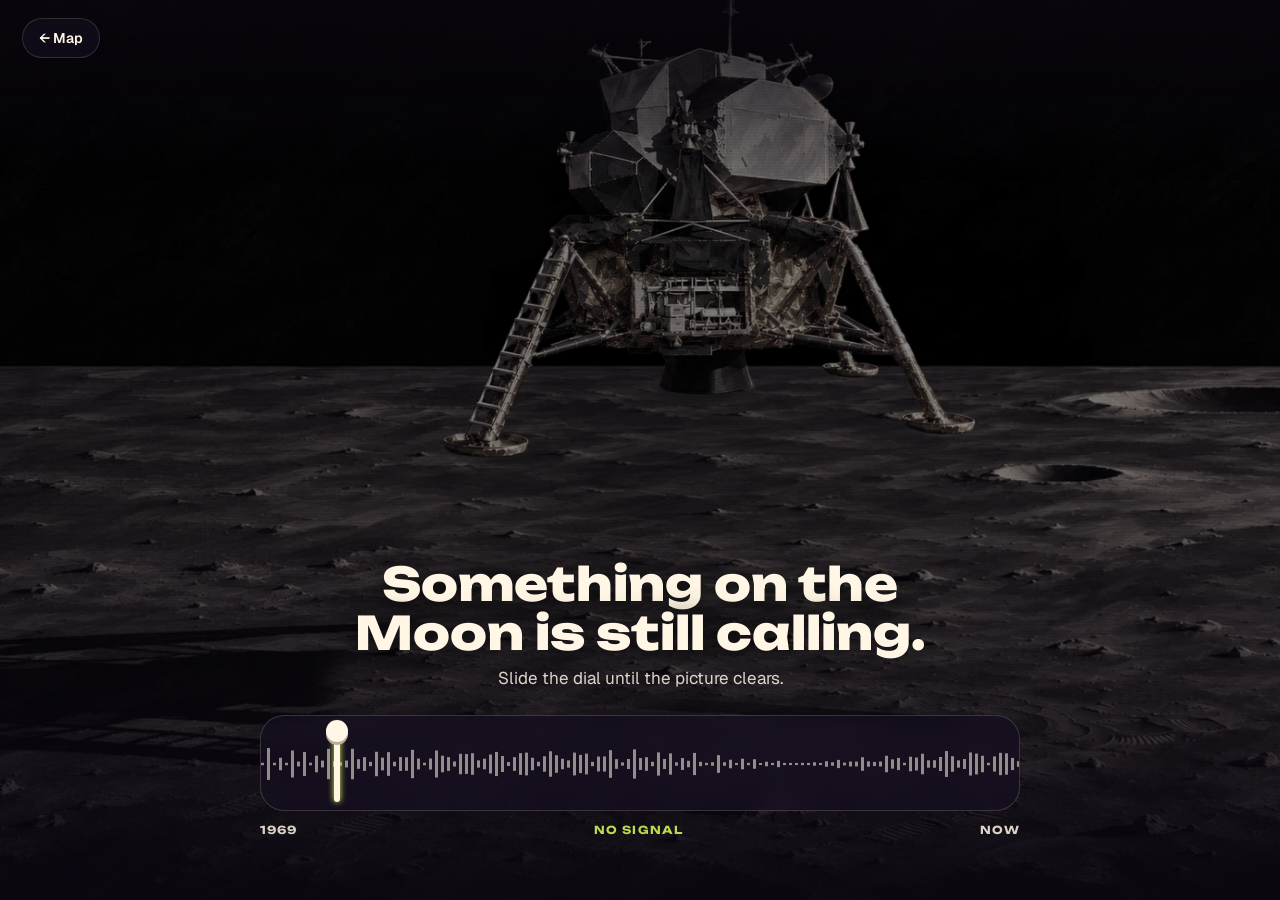
<file: mockups/talk-screen/G-touchdown.html>
<!doctype html>
<html lang="en"><head><meta charset="utf-8"><meta name="viewport" content="width=device-width,initial-scale=1,viewport-fit=cover">
<title>Ghost Signal · talk screen G · Touchdown</title>
<link rel="stylesheet" href="https://fonts.googleapis.com/css2?family=Geist:wght@400;500;600;700&family=Unbounded:wght@500;600;700;800&display=swap">
<style>
:root{--lime:#d7ff5a;--pink:#ff5fa2;--orange:#ffa23d;--cream:#fff6e6;--ink:#170f20;--alt:0;--sig:0}
*{box-sizing:border-box;margin:0}html,body{height:100%;background:#0b0710;overflow:hidden;font-family:Geist,system-ui,sans-serif;color:var(--cream);-webkit-tap-highlight-color:transparent;user-select:none}
button{font:inherit;color:inherit;border:0;background:none;cursor:pointer}
#stage{position:fixed;left:50%;top:50%;width:max(100vw,177.78vh);height:max(56.25vw,100vh);transform:translate(-50%,-50%);filter:saturate(calc(.15 + var(--sig)*.95)) brightness(calc(.55 + var(--sig)*.5));transition:filter .5s}
#stage img{position:absolute;inset:0;width:100%;height:100%;object-fit:cover;pointer-events:none}
#shadow{opacity:calc(.15 + var(--alt)*.85);transform:scale(calc(.6 + var(--alt)*.4));transform-origin:54% 86%;transition:all 1.1s cubic-bezier(.3,1.3,.5,1)}
#mach{transform-origin:54% 84%;transform:translateY(calc((1 - var(--alt))*-34%)) scale(calc(.74 + var(--alt)*.26));transition:transform 1.1s cubic-bezier(.3,1.25,.5,1)}
#mach.hover{animation:hov 2.4s ease-in-out infinite}
@keyframes hov{50%{translate:0 -1.2%;rotate:.5deg}}
#flame{position:absolute;left:54%;top:calc(75.5% - (1 - var(--alt))*33%);width:7%;aspect-ratio:1/1.6;translate:-50% 0;background:radial-gradient(ellipse at 50% 0,#fff 0,#ffe27a 18%,var(--orange) 40%,rgba(255,95,162,.5) 62%,transparent 72%);filter:blur(4px);opacity:0;transform-origin:50% 0;transition:top 1.1s cubic-bezier(.3,1.25,.5,1),opacity .4s;animation:fl .12s infinite alternate;mix-blend-mode:screen}
.fly #flame{opacity:.95}@keyframes fl{to{transform:scaleY(1.18) scaleX(.92)}}
#dust{position:absolute;left:54%;top:84%;width:60%;height:14%;translate:-50% -50%;background:radial-gradient(ellipse,rgba(255,214,190,.75),transparent 65%);opacity:0;filter:blur(10px)}
.down #dust{animation:du 1.6s ease-out}@keyframes du{0%{opacity:0;scale:.2 .4}25%{opacity:1}100%{opacity:0;scale:1.5 1.3}}
#static{position:fixed;inset:0;opacity:calc((1 - var(--sig))*.5);pointer-events:none;background:repeating-linear-gradient(0deg,rgba(255,255,255,.07) 0 1px,transparent 1px 3px);mix-blend-mode:overlay;animation:st .2s steps(3) infinite}@keyframes st{to{background-position:0 7px}}
#vig{position:fixed;inset:0;pointer-events:none;background:linear-gradient(180deg,rgba(11,7,16,.72) 0,transparent 20%,transparent 58%,rgba(11,7,16,.9) 100%)}
body.shake #stage{animation:sh .45s}@keyframes sh{20%{margin-left:-14px}40%{margin-left:12px}60%{margin-left:-8px}80%{margin-left:5px}}
#red{position:fixed;inset:0;background:var(--pink);opacity:0;pointer-events:none;mix-blend-mode:screen}body.shake #red{animation:rd .45s}@keyframes rd{20%{opacity:.35}}

/* top HUD */
#hud{position:fixed;inset:0 0 auto 0;display:flex;align-items:flex-start;justify-content:space-between;padding:18px 22px;gap:14px;z-index:5}
.pill{padding:10px 16px;border-radius:99px;background:rgba(23,15,32,.6);backdrop-filter:blur(10px);font-weight:600;font-size:14px;border:1px solid rgba(255,255,255,.14)}
#beats{display:flex;align-items:center;gap:6px;padding:8px;border-radius:99px;background:rgba(23,15,32,.6);backdrop-filter:blur(10px);border:1px solid rgba(255,255,255,.14);opacity:0;transition:opacity .4s}
.live #beats,.live #fuel{opacity:1}
#beats b{font:700 11px Unbounded;letter-spacing:.02em;padding:9px 13px;border-radius:99px;color:rgba(255,246,230,.45);transition:all .3s}
#beats b.now{background:var(--cream);color:var(--ink);scale:1.08}#beats b.ok{background:var(--lime);color:var(--ink)}#beats b.no{background:var(--pink);color:var(--ink)}
#fuel{text-align:right;opacity:0;transition:opacity .4s;min-width:150px}
#fuel small{font:600 10px Unbounded;letter-spacing:.14em;opacity:.7;display:block}
#fuel span{font:800 40px/1 Unbounded;font-variant-numeric:tabular-nums}#fuel span i{font:600 16px Unbounded;font-style:normal;opacity:.7}
#fuel u{display:block;height:8px;border-radius:9px;background:rgba(255,255,255,.16);margin-top:6px;overflow:hidden}#fuel u s{display:block;height:100%;width:100%;background:linear-gradient(90deg,var(--pink),var(--orange),var(--lime));border-radius:9px;transition:width .4s}
#fuel.low span{color:var(--pink);animation:bl .5s infinite alternate}@keyframes bl{to{opacity:.5}}
#fuel.hit span{animation:hit .5s}@keyframes hit{30%{scale:1.3;color:var(--pink)}}

/* the machine talks: bubble pinned to it */
#bub{position:fixed;left:calc(50% + 15vw);top:19vh;width:min(430px,31vw);z-index:4;opacity:0;scale:.6;transform-origin:0 80%;transition:all .32s cubic-bezier(.3,1.6,.5,1)}
#bub.show{opacity:1;scale:1}
#bub .who{display:inline-flex;gap:8px;align-items:center;font:700 11px Unbounded;letter-spacing:.06em;background:var(--ink);color:var(--lime);padding:7px 12px;border-radius:99px;margin:0 0 -10px 16px;position:relative;z-index:1}
#bub .who i{display:flex;gap:2px;align-items:center;height:10px}#bub .who i:before,#bub .who i:after,#bub .who i em{content:"";width:3px;height:100%;background:var(--lime);border-radius:2px;animation:wv .5s infinite alternate}#bub .who i:after{animation-delay:.2s}#bub .who i em{animation-delay:.35s}@keyframes wv{to{height:25%}}
#bub .box{background:var(--cream);color:var(--ink);border-radius:26px 26px 26px 6px;padding:24px 24px 20px;box-shadow:0 18px 50px rgba(0,0,0,.5)}
#bub .alarm{display:block;font:800 clamp(24px,2.6vw,36px)/1.05 Unbounded;margin-bottom:8px}
#bub .alarm.bad{color:#d81e6a}
#bub p{font-size:clamp(18px,1.55vw,22px);line-height:1.35;font-weight:500}
#bub .w{display:inline-block;opacity:0;animation:wd .22s forwards}@keyframes wd{from{opacity:0;translate:0 7px}to{opacity:1}}
#bub a{display:inline-block;margin-top:12px;font:700 10px Unbounded;letter-spacing:.08em;color:var(--ink);background:var(--lime);padding:6px 10px;border-radius:6px;text-decoration:none}
#bub a[hidden]{display:none}#bub .tail{position:absolute;left:-26px;bottom:14px;width:34px;height:26px;background:var(--cream);clip-path:polygon(100% 0,0 100%,100% 78%)}

/* answer keys */
#dock{position:fixed;left:0;right:0;bottom:0;padding:0 22px max(26px,env(safe-area-inset-bottom));display:flex;justify-content:center;align-items:flex-end;gap:16px;z-index:6}
.key{position:relative;flex:1 1 0;max-width:400px;min-height:92px;padding:16px 22px 20px;border-radius:24px;font:700 clamp(17px,1.6vw,22px)/1.15 Unbounded;color:var(--ink);background:var(--c);box-shadow:0 8px 0 var(--d),0 22px 40px rgba(0,0,0,.45),inset 0 2px 0 rgba(255,255,255,.65),inset 0 -14px 24px rgba(0,0,0,.08);translate:0 150%;transition:translate .42s cubic-bezier(.3,1.5,.5,1),box-shadow .08s,transform .08s,opacity .3s,filter .3s}
.key.in{translate:0 0}.key:hover{filter:brightness(1.07)}.key:active,.key.press{transform:translateY(7px);box-shadow:0 1px 0 var(--d),0 8px 16px rgba(0,0,0,.4),inset 0 2px 0 rgba(255,255,255,.65)}
.key kbd{position:absolute;left:14px;top:-12px;font:700 11px Unbounded;background:var(--ink);color:var(--c);padding:5px 9px;border-radius:8px}
.k1{--c:var(--lime);--d:#8fb31f}.k2{--c:var(--pink);--d:#b82a69}.k3{--c:var(--orange);--d:#c26a10}
.key.dim{opacity:.25;filter:saturate(.3)}.key.right{animation:pop .5s}.key.right:after{content:"✓";position:absolute;right:14px;top:-14px;width:30px;height:30px;border-radius:50%;background:var(--ink);color:var(--lime);display:grid;place-items:center;font:700 15px Geist}
@keyframes pop{40%{scale:1.08}}
#mic{flex:0 0 auto;width:76px;height:76px;border-radius:50%;background:var(--cream);box-shadow:0 7px 0 #b9ae9b,0 18px 30px rgba(0,0,0,.4);display:grid;place-items:center;translate:0 180%;transition:translate .42s .15s cubic-bezier(.3,1.5,.5,1);position:relative;margin-bottom:8px}
#mic.in{translate:0 0}#mic small{position:absolute;top:calc(100% + 12px);left:50%;translate:-50% 0;white-space:nowrap;font:600 11px Geist;opacity:.8}
#mic.listen{background:var(--pink);animation:bl .4s infinite alternate}
#clock{position:fixed;left:50%;bottom:calc(max(26px,env(safe-area-inset-bottom)) + 138px);translate:-50% 0;width:min(560px,70vw);height:6px;border-radius:9px;background:rgba(255,255,255,.18);overflow:hidden;opacity:0;z-index:6}
#clock.on{opacity:1}#clock i{display:block;height:100%;background:var(--cream);transform-origin:0 50%}

/* the beam: your words crossing space */
#beam{position:fixed;inset:0;width:100%;height:100%;pointer-events:none;z-index:3}
#beam line{stroke:var(--lime);stroke-width:3;stroke-linecap:round;stroke-dasharray:3 14;opacity:0;filter:drop-shadow(0 0 6px var(--lime))}#beam circle{fill:#fff;opacity:0;filter:drop-shadow(0 0 10px var(--lime))}
#beam.go line{opacity:.8}#beam.go circle{opacity:1}
#delay{position:fixed;left:50%;top:56vh;translate:-50% 0;font:700 12px Unbounded;letter-spacing:.1em;background:var(--ink);color:var(--lime);padding:9px 14px;border-radius:99px;opacity:0;transition:opacity .2s;z-index:4}#delay.show{opacity:1}

/* tune: sweep the dial, no big button */
#tune{position:fixed;inset:0;display:flex;flex-direction:column;justify-content:flex-end;align-items:center;padding:0 22px 7vh;z-index:7;transition:opacity .4s}
#tune.gone{opacity:0;pointer-events:none}
#tune h1{font:800 clamp(26px,3.6vw,52px)/1.05 Unbounded;text-align:center;max-width:16ch;margin-bottom:10px;text-shadow:0 4px 30px rgba(0,0,0,.7)}
#tune p{font-size:17px;opacity:.85;margin-bottom:26px}
#strip{position:relative;width:min(760px,92vw);height:96px;border-radius:24px;background:rgba(23,15,32,.72);backdrop-filter:blur(12px);border:1px solid rgba(255,255,255,.16);overflow:hidden;cursor:ew-resize;touch-action:none}
#strip canvas{position:absolute;inset:0;width:100%;height:100%}
#needle{position:absolute;top:8px;bottom:8px;left:10%;width:6px;margin-left:-3px;border-radius:6px;background:var(--cream);box-shadow:0 0 calc(6px + var(--sig)*40px) var(--lime);pointer-events:none}
#needle:after{content:"";position:absolute;left:50%;top:-4px;width:22px;height:22px;border-radius:50%;translate:-50% 0;background:var(--cream);box-shadow:0 3px 0 #b9ae9b}
#lockbar{width:min(760px,92vw);margin-top:12px;display:flex;justify-content:space-between;font:700 11px Unbounded;letter-spacing:.1em;opacity:.85}
#lockbar b{color:var(--lime)}

/* win */
#win{position:fixed;inset:0;display:grid;place-items:center;z-index:9;pointer-events:none;opacity:0;transition:opacity .4s}
#win.show{opacity:1;pointer-events:auto}
#stamp{position:fixed;left:50%;top:14vh;translate:-50% 0;font:800 clamp(30px,5.4vw,84px)/.95 Unbounded;text-align:center;color:var(--lime);text-shadow:0 6px 40px rgba(0,0,0,.6);scale:2.4;opacity:0;white-space:nowrap}
#win.show #stamp{animation:stp .5s .1s cubic-bezier(.2,1.4,.4,1) forwards}@keyframes stp{to{scale:1;opacity:1}}
#card{position:fixed;right:4vw;bottom:6vh;width:min(380px,90vw);background:var(--cream);color:var(--ink);border-radius:28px;padding:22px;rotate:3deg;translate:0 130%;box-shadow:0 30px 70px rgba(0,0,0,.55)}
#win.show #card{transition:translate .6s 1s cubic-bezier(.3,1.4,.5,1);translate:0 0}
#card em{font:700 10px Unbounded;font-style:normal;letter-spacing:.1em;background:var(--ink);color:var(--lime);padding:6px 10px;border-radius:6px}
#card h2{font:800 26px Unbounded;margin:12px 0 6px}#card p{font-size:16px;line-height:1.35}
#card .n{display:flex;gap:5px;margin:14px 0}#card .n i{flex:1;height:8px;border-radius:9px;background:rgba(23,15,32,.15)}#card .n i.on{background:var(--pink)}
#card small{font:600 12px Geist;opacity:.7}#card .key{width:100%;max-width:none;min-height:64px;margin-top:14px;translate:0 0;font-size:16px}
@media (max-width:760px){#bub{left:16px;right:16px;top:118px;width:auto}#bub a[hidden]{display:none}#bub .tail{display:none}#dock{flex-wrap:wrap;gap:12px}.key{flex:1 1 100%;min-height:72px;max-width:none}#mic{position:fixed;right:16px;bottom:calc(100% + 26px);width:60px;height:60px}#mic small{display:none}#beats b{padding:7px 8px;font-size:9px}#beats{position:fixed;left:50%;top:64px;translate:-50% 0}#fuel span{font-size:28px}#clock{bottom:auto;top:104px}#card{right:5vw}}
</style></head><body>
<div id="stage"><img src="../../assets/layers/eagle/ground.webp" alt=""><img id="shadow" src="../../assets/layers/eagle/shadow.webp" alt=""><div id="flame"></div><img id="mach" src="../../assets/layers/eagle/machine.webp" alt="Eagle, the Apollo 11 lander"><div id="dust"></div></div>
<div id="static"></div><div id="vig"></div><div id="red"></div>
<svg id="beam"><line/><circle r="7"/></svg><div id="delay">YOUR WORDS · 1.3 SEC TO THE MOON</div>
<div id="hud"><button class="pill">&larr; Map</button><div id="beats"></div><div id="fuel"><small>FUEL LEFT</small><span>75<i>s</i></span><u><s></s></u></div></div>
<div id="bub"><span class="who">EAGLE · PROUD PILOT <i><em></em></i></span><div class="box"><b class="alarm"></b><p></p><a target="_blank" rel="noopener" hidden>TRUE · NASA RECORD</a></div><span class="tail"></span></div>
<div id="clock"><i></i></div><div id="dock"></div>
<div id="tune"><h1>Something on the Moon is still calling.</h1><p>Slide the dial until the picture clears.</p>
<div id="strip"><canvas></canvas><div id="needle"></div></div><div id="lockbar"><span>1969</span><b id="pct">NO SIGNAL</b><span>NOW</span></div></div>
<div id="win"><div id="stamp">THE EAGLE<br>HAS LANDED</div><div id="card"><em>MEMORY SAVED</em><h2>Eagle</h2><p>My bottom half was the launch pad Neil and Buzz lifted off from. It still sits at 0.67416 N, 23.47314 E.</p><div class="n"></div><small>1 of 11 machines found</small><button class="key k1">Call the next machine &rarr;</button></div></div>
<script>
const R=[
{beat:"1202",al:"ALARM 1202!",say:"My computer is overloaded.",q:"Do we keep going or abort?",right:"Keep going",wrong:["Abort! Fly home"],yes:"Go! Jack Garman, a 24-year-old engineer in Houston, knew that alarm was safe.",no:"Houston said GO. The alarm meant my computer was busy, not broken."},
{beat:"BOULDERS",al:"BOULDERS!",say:"The autopilot is aiming us at rocks as big as cars.",q:"What does Neil do?",right:"Take over and fly past",wrong:["Land on the rocks"],yes:"Neil grabbed the controls and flew me long, right past West crater.",no:"Neil took over by hand. Rocks would have tipped me over."},
{beat:"60 SEC",al:"60 SECONDS!",say:"Houston just called it out.",q:"60 seconds of what?",right:"Fuel left to land",wrong:["Until the TV show"],yes:"Fuel. Then Houston called 30 seconds. Nobody in the room was breathing.",no:"It was fuel. 60 seconds of fuel to find a flat spot."},
{beat:"CONTACT",al:"CONTACT LIGHT!",say:"We're down. Neil is about to speak.",q:"What does he say first?",right:"The Eagle has landed",wrong:["One small step for man"],yes:"That's it. Houston answered: you got a bunch of guys about to turn blue.",no:"One small step came hours later, on the ladder."}];
const SRC="https://nssdc.gsfc.nasa.gov/nmc/spacecraft/display.action?id=1969-059C";
const $=s=>document.querySelector(s),root=document.documentElement,B=document.body;
let i=0,fuel=75,phase="tune",ac,drain,tk,voice=true;
const set=(k,v)=>root.style.setProperty(k,v);
function tone(f,d,t="sine",v=.09){try{ac=ac||new (window.AudioContext||webkitAudioContext)();const o=ac.createOscillator(),g=ac.createGain();o.type=t;o.frequency.value=f;g.gain.setValueAtTime(v,ac.currentTime);g.gain.exponentialRampToValueAtTime(.001,ac.currentTime+d);o.connect(g).connect(ac.destination);o.start();o.stop(ac.currentTime+d)}catch{}}
function speak(t){if(!voice||!window.speechSynthesis)return;speechSynthesis.cancel();const u=new SpeechSynthesisUtterance(t);u.pitch=.7;speechSynthesis.speak(u)}
function say(al,text,src,bad){const b=$("#bub");b.classList.remove("show");setTimeout(()=>{const a=$("#bub .alarm");a.textContent=al||"";a.style.display=al?"block":"none";a.classList.toggle("bad",!!bad);let d=0;$("#bub p").innerHTML=text.split(" ").map(w=>`<span class="w" style="animation-delay:${(d+=.045).toFixed(2)}s">${w}</span>`).join(" ");const l=$("#bub a");l.hidden=!src;l.href=SRC;b.classList.add("show");tone(al?880:520,.08,"triangle");speak((al||"")+" "+text)},140)}
function hud(){$("#beats").innerHTML=R.map((r,k)=>`<b class="${r.res||""} ${k===i&&phase!=="won"?"now":""}">${r.beat}</b>`).join("");$("#fuel span").innerHTML=Math.max(0,Math.ceil(fuel))+"<i>s</i>";$("#fuel s").style.width=Math.max(0,fuel/75*100)+"%";$("#fuel").classList.toggle("low",fuel<25)}
/* tune */
const strip=$("#strip"),cv=strip.querySelector("canvas"),cx=cv.getContext("2d"),TARGET=.71;let nx=.1,held=0,sig=0;
function draw(){const w=cv.width=cv.offsetWidth,h=cv.height=cv.offsetHeight;cx.clearRect(0,0,w,h);const t=Date.now()/300;for(let x=0;x<w;x+=6){const u=x/w,near=Math.max(0,1-Math.abs(u-TARGET)*5),n=(Math.sin(x*.9+t*7)+Math.sin(x*.37-t*5))*.5,a=(1-near)*n*h*.16+near*Math.sin(x*.12-t*3)*h*.36*sig;cx.fillStyle=near>.5&&sig>.5?"#d7ff5a":"rgba(255,246,230,.55)";cx.fillRect(x,h/2-Math.abs(a),3,Math.abs(a)*2+2)}
 if(phase==="tune"){sig+=(Math.max(0,1-Math.abs(nx-TARGET)*4.5)-sig)*.2;set("--sig",sig*.8);$("#pct").textContent=sig>.9?"HOLD IT THERE...":sig>.45?"GETTING WARMER":"NO SIGNAL";if(sig>.9){held++;if(held%6===0)tone(500+held*8,.05)}else held=0;if(held>32)lock();requestAnimationFrame(draw)}}
function mv(e){if(phase!=="tune")return;const r=strip.getBoundingClientRect();nx=Math.min(1,Math.max(0,((e.touches?e.touches[0].clientX:e.clientX)-r.left)/r.width));$("#needle").style.left=nx*100+"%";if(Math.random()<.3)tone(180+sig*700,.04,"sawtooth",.012)}
strip.addEventListener("pointermove",mv);strip.addEventListener("pointerdown",mv);
addEventListener("keydown",e=>{if(phase==="tune"&&(e.key==="ArrowRight"||e.key==="ArrowLeft")){nx=Math.min(1,Math.max(0,nx+(e.key==="ArrowRight"?.02:-.02)));$("#needle").style.left=nx*100+"%"}if(phase==="pick"&&/^[1-3]$/.test(e.key))pick(+e.key-1);if((phase==="next")&&(e.key===" "||e.key==="Enter"))next()});
function lock(){phase="hi";set("--sig",.45);$("#tune").classList.add("gone");B.classList.add("live","fly");$("#mach").classList.add("hover");tone(660,.15);setTimeout(()=>tone(990,.3),120);hud();say("","Eagle here. July 20, 1969. We're falling toward the Moon. Get in the pilot seat, rookie.");setTimeout(ask,3300)}
/* one beat */
function ask(){const r=R[i];phase="ask";hud();say(r.al,r.say+" "+r.q,false,true);const dk=$("#dock");dk.innerHTML="";const o=[{t:r.right,ok:1},...r.wrong.map(t=>({t}))];if(Math.random()<.5)o.reverse();r.o=o;
 o.forEach((x,k)=>{const b=document.createElement("button");b.className="key k"+(k+1);b.innerHTML=`<kbd>${k+1}</kbd>${x.t}`;b.onclick=()=>pick(k);if(k===1){const m=document.createElement("button");m.id="mic";m.innerHTML=`<svg width="30" height="30" viewBox="0 0 24 24" fill="#170f20"><rect x="9" y="3" width="6" height="11" rx="3"/><path d="M6 11a6 6 0 0 0 12 0" stroke="#170f20" stroke-width="2" fill="none"/><rect x="11" y="17" width="2" height="4"/></svg><small>or say it</small>`;m.onclick=()=>listen(m);dk.appendChild(m);setTimeout(()=>m.classList.add("in"),700)}dk.appendChild(b);setTimeout(()=>{b.classList.add("in");tone(420+k*140,.07,"triangle",.06)},600+k*120)});
 setTimeout(()=>{phase="pick";const t0=Date.now(),c=$("#clock");c.classList.add("on");clearInterval(tk);tk=setInterval(()=>{const l=1-(Date.now()-t0)/14000;c.firstChild.style.transform=`scaleX(${Math.max(0,l)})`;if(l<=0)pick(-1)},100);clearInterval(drain);drain=setInterval(()=>{fuel-=.25;hud();if(fuel<=0)lose()},250)},900)}
function listen(m){const SR=window.SpeechRecognition||window.webkitSpeechRecognition;if(!SR||phase!=="pick"){m.querySelector("small").textContent="no mic here, tap a key";return}const rec=new SR();m.classList.add("listen");rec.onresult=e=>{const s=e.results[0][0].transcript.toLowerCase();let best=-1,bs=0;R[i].o.forEach((o,k)=>{const ws=o.t.toLowerCase().replace(/[^a-z ]/g,"").split(" ").filter(w=>w.length>2),h=ws.filter(w=>s.includes(w)).length/ws.length;if(h>bs){bs=h;best=k}});m.classList.remove("listen");if(best>=0)pick(best)};rec.onend=()=>m.classList.remove("listen");try{rec.start()}catch{}}
function pick(k){if(phase!=="pick")return;phase="wait";clearInterval(tk);clearInterval(drain);$("#clock").classList.remove("on");const r=R[i],keys=[...document.querySelectorAll("#dock .key")],ok=k>=0&&r.o[k].ok;keys.forEach((b,j)=>j===k?b.classList.add("press"):b.classList.add("dim"));$("#mic")?.classList.remove("in");$("#bub").classList.remove("show");
 /* beam from the key to the antenna */
 const bm=$("#beam"),ln=bm.querySelector("line"),dot=bm.querySelector("circle"),kb=(keys[k]||$("#dock")).getBoundingClientRect(),mb=$("#mach").getBoundingClientRect(),x1=kb.left+kb.width/2,y1=kb.top,x2=innerWidth*.5+mb.width*.02,y2=Math.max(60,mb.top+mb.height*.12);
 ln.setAttribute("x1",x1);ln.setAttribute("y1",y1);ln.setAttribute("x2",x2);ln.setAttribute("y2",y2);bm.classList.add("go");$("#delay").classList.add("show");tone(520,.1,"square",.04);
 const t0=performance.now(),D=1100;(function f(t){const p=Math.min(1,(t-t0)/D);dot.setAttribute("cx",x1+(x2-x1)*p);dot.setAttribute("cy",y1+(y2-y1)*p);if(p<1)requestAnimationFrame(f);else land()})(t0);
 function land(){bm.classList.remove("go");$("#delay").classList.remove("show");r.res=ok?"ok":"no";
  if(ok){keys[k].classList.remove("press");keys[k].classList.add("right");tone(784,.12);setTimeout(()=>tone(1175,.25),110)}
  else{fuel-=12;B.classList.add("shake");$("#fuel").classList.add("hit");tone(110,.4,"sawtooth",.12);setTimeout(()=>{B.classList.remove("shake");$("#fuel").classList.remove("hit")},500);keys.forEach((b,j)=>{if(r.o[j].ok){b.classList.remove("dim");b.classList.add("right")}})}
  set("--alt",(i+1)/R.length);set("--sig",.45+.55*(i+1)/R.length);hud();if(fuel<=0)return lose();
  say(ok?["TEXTBOOK.","NOW THAT'S FLYING.","SMOOTH.","TOUCHDOWN."][i]:"EASY, ROOKIE.",ok?r.yes:r.no,true,!ok);phase="next";
  const dk=$("#dock");setTimeout(()=>{if(phase!=="next")return;dk.innerHTML=`<button class="key k3 in" style="max-width:300px;min-height:70px">${i<R.length-1?"Keep flying &rarr;":"Step outside &rarr;"}</button>`;dk.firstChild.onclick=next},1500)}}
function next(){if(phase!=="next")return;$("#dock").innerHTML="";i++;if(i<R.length)ask();else win()}
function win(){phase="won";hud();B.classList.remove("fly");B.classList.add("down");$("#mach").classList.remove("hover");$("#bub").classList.remove("show");set("--sig",1);[523,659,784,1047].forEach((f,k)=>setTimeout(()=>tone(f,.4,"triangle",.1),k*120));$("#card .n").innerHTML=Array.from({length:11},(_,k)=>`<i class="${k<1?"on":""}"></i>`).join("");$("#win").classList.add("show");speak("Tranquility Base here. The Eagle has landed.")}
function lose(){phase="lost";clearInterval(drain);clearInterval(tk);fuel=0;hud();$("#clock").classList.remove("on");say("OUT OF FUEL.","Abort! We never touched down. Call back and land me for real.",false,true);$("#dock").innerHTML=`<button class="key k2 in" style="max-width:320px">Try the landing again</button>`;$("#dock").firstChild.onclick=()=>location.reload()}
$("#card .key").onclick=()=>location.reload();
if(/[?&]at=(\w+)/.test(location.search)){const a=RegExp.$1;phase="x";$("#tune").classList.add("gone");B.classList.add("live","fly");set("--sig",.6);if(a==="ask"){i=1;R[0].res="ok";set("--alt",.25);voice=false;ask()}if(a==="win"){R.forEach(r=>r.res="ok");i=4;set("--alt",1);voice=false;win()}}
hud();draw();
</script></body></html>
</file>
<file: mockups/call/call.css>
:root{--night:#0d0608;--panel:#1c1317;--panel2:#271c21;--edge:#3a2c31;--cream:#fff4e3;--peach:#f2cdb0;--muted:#a8929c;
--el:#d8ff3e;--amber:#ffb23e;--pink:#ff4fa0;--ink:#1a0d12;--display:"Unbounded",system-ui,sans-serif;--sans:"Geist",system-ui,sans-serif;
--mono:"Geist Mono",ui-monospace,monospace;--type:"Courier Prime","Courier New",monospace;--pop:cubic-bezier(.3,1.6,.5,1);--grey:1}
*{box-sizing:border-box;margin:0;padding:0;-webkit-tap-highlight-color:transparent}
html,body{height:100%;background:var(--night);color:var(--cream);font-family:var(--sans);overflow:hidden;overscroll-behavior:none}
button{font:inherit;color:inherit;border:0;background:none;cursor:pointer;touch-action:manipulation}
a{color:inherit}
#app{position:fixed;inset:0;overflow:hidden}
/* scene */
.scene{position:absolute;inset:0;overflow:hidden}
.scene img{position:absolute;inset:0;width:100%;height:100%;object-fit:cover;object-position:50% 55%;transition:transform 1.6s cubic-bezier(.2,.7,.2,1),filter 1.2s,opacity 1.2s}
#ground{filter:grayscale(calc(var(--grey)*.85)) brightness(calc(1 - var(--grey)*.35))}
#shadow{opacity:calc(1 - var(--grey)*.3)}
#mach{filter:grayscale(var(--grey)) brightness(calc(1 - var(--grey)*.3)) drop-shadow(0 0 calc((1 - var(--grey))*26px) #ffb23e55);transform-origin:50% 85%}
.scene::after{content:"";position:absolute;inset:0;pointer-events:none;background:linear-gradient(180deg,#0d0608e6 0%,#0d060800 22%,#0d060800 48%,#0d0608d9 74%,#0d0608 100%)}
body.lift #mach{transform:translateY(-16%) scale(.86)}
body.lift #shadow{transform:translateY(6%) scale(.7);opacity:.35}
body.lift #ground{transform:scale(1.08)}
body.lift.long #mach{transform:translate(9%,-14%) scale(.86) rotate(3deg)}
body.lift #mach{animation:bob 2.4s ease-in-out infinite}
@keyframes bob{50%{translate:0 -1.4%}}
body.hit #mach{animation:tilt .5s}
@keyframes tilt{30%{rotate:-6deg}60%{rotate:4deg}}
body.hit #app{animation:shake .42s}
@keyframes shake{20%{transform:translate(-8px,3px)}40%{transform:translate(7px,-4px)}60%{transform:translate(-5px,2px)}80%{transform:translate(3px,0)}}
.flash{position:absolute;inset:0;pointer-events:none;z-index:3;opacity:0;background:radial-gradient(ellipse at center,#ff4fa000 40%,#ff4fa088 100%)}
body.hit .flash{animation:fl .6s}
.flash.good{background:radial-gradient(ellipse at center,#d8ff3e00 45%,#d8ff3e55 100%)}
body.good .flash.good{animation:fl .7s}
@keyframes fl{20%{opacity:1}100%{opacity:0}}
/* hud */
.hud{position:absolute;left:0;right:0;top:0;z-index:5;display:flex;justify-content:space-between;align-items:flex-start;gap:12px;padding:max(14px,env(safe-area-inset-top)) 16px 0}
.who h1{font:800 clamp(22px,6vw,34px)/.9 var(--display);letter-spacing:-.02em;color:var(--cream)}
.who p{margin-top:6px;font:500 11px/1.3 var(--mono);letter-spacing:.06em;color:var(--peach)}
.meter{display:grid;justify-items:end;gap:6px}
.meter .lb{font:600 10px/1 var(--mono);letter-spacing:.16em;color:var(--muted)}
.segs{display:flex;gap:5px}
.seg{width:clamp(30px,8vw,44px);height:16px;border-radius:5px;background:var(--el);box-shadow:0 0 14px #d8ff3e77,inset 0 1px 0 #ffffff88;transition:.3s}
.seg.gone{background:#2a1a20;box-shadow:inset 0 0 0 2px #ff4fa066;animation:break .5s}
@keyframes break{0%{transform:scale(1.25);background:var(--pink)}100%{transform:scale(1)}}
.segs.pulse .seg:not(.gone){animation:pulse .5s}
@keyframes pulse{40%{transform:scaleY(1.35);box-shadow:0 0 26px var(--el)}}
.pips{display:flex;gap:6px;align-items:center}
.pip{width:8px;height:8px;border-radius:50%;background:#3a2c31}
.pip.ok{background:var(--el)}.pip.bad{background:var(--pink)}.pip.now{box-shadow:0 0 0 3px #fff4e355;background:var(--cream)}
/* the line */
.line{position:absolute;left:0;right:0;bottom:calc(var(--dock,190px) + 6px);z-index:5;padding:0 18px;display:grid;gap:8px;pointer-events:none}
.line .tag{display:flex;align-items:center;gap:8px;font:600 11px/1 var(--mono);letter-spacing:.14em;color:var(--el)}
.line .tag i{width:8px;height:8px;border-radius:50%;background:var(--el);opacity:.3}
.line.talk .tag i{opacity:1;animation:blink .5s infinite alternate}
@keyframes blink{to{opacity:.25}}
.line .say{font:700 clamp(21px,5.4vw,32px)/1.22 var(--sans);letter-spacing:-.01em;max-width:24ch;text-shadow:0 2px 18px #000,0 0 3px #000;text-wrap:balance}
.line .fact{font:400 clamp(15px,3.8vw,18px)/1.4 var(--type);color:var(--peach);max-width:34ch;text-shadow:0 1px 10px #000}
.line .fact a{pointer-events:auto;font:500 11px/1 var(--mono);letter-spacing:.08em;color:var(--muted);margin-left:6px;text-decoration:none;border-bottom:1px solid #a8929c66}
/* dock */
.dock{position:absolute;left:0;right:0;bottom:0;z-index:6;padding:0 14px max(16px,env(safe-area-inset-bottom));display:grid;gap:10px}
.keys{display:grid;grid-template-columns:1fr auto 1fr;gap:10px;align-items:center}
.keys.nomic{grid-template-columns:1fr 1fr}
.key{min-height:92px;border-radius:20px;padding:10px 8px;background:linear-gradient(180deg,#2c2026,#1a1115);box-shadow:inset 0 1px 0 #ffffff1f,inset 0 0 0 1.5px #ffffff14,0 6px 0 #070304,0 10px 30px #0008;display:grid;place-items:center;transition:transform .12s,opacity .25s,box-shadow .2s}
.key b{font:800 clamp(18px,5vw,27px)/1.02 var(--display);letter-spacing:-.01em;text-align:center;text-wrap:balance}
.key:active{transform:translateY(4px);box-shadow:inset 0 1px 0 #ffffff1f,0 2px 0 #070304}
.keys.off .key{opacity:.28;pointer-events:none}
.keys.on .key{animation:keyin .45s var(--pop) both}.keys.on .key:last-child{animation-delay:.06s}
@keyframes keyin{0%{transform:translateY(18px) scale(.94);opacity:0}}
.key.pick-ok{background:var(--el);color:var(--ink);box-shadow:0 0 40px #d8ff3e88,0 6px 0 #6f8a10}
.key.pick-bad{background:var(--pink);color:var(--ink);box-shadow:0 0 40px #ff4fa088,0 6px 0 #8a1050}
.key.was{box-shadow:inset 0 0 0 3px var(--el),0 6px 0 #070304}
.mic{width:84px;height:84px;border-radius:50%;position:relative;display:grid;place-items:center;background:#120a0d;box-shadow:inset 0 2px 6px #000,0 0 0 1.5px #ffffff18}
.mic::before{content:"";position:absolute;inset:-6px;border-radius:50%;background:conic-gradient(var(--el) calc(var(--t,1)*360deg),#ffffff12 0);-webkit-mask:radial-gradient(circle,#0000 calc(50% - 4px),#000 calc(50% - 3px));mask:radial-gradient(circle,#0000 calc(50% - 4px),#000 calc(50% - 3px))}
.mic.low::before{background:conic-gradient(var(--pink) calc(var(--t,1)*360deg),#ffffff12 0)}
.mic svg{width:30px;height:30px;fill:var(--cream)}
.mic.listen{background:var(--el)}.mic.listen svg{fill:var(--ink)}
.mic.listen::after{content:"";position:absolute;inset:-14px;border-radius:50%;border:2px solid var(--el);animation:ringout 1s infinite}
@keyframes ringout{to{inset:-30px;opacity:0}}
.hint{text-align:center;font:600 10px/1 var(--mono);letter-spacing:.16em;color:var(--muted);min-height:12px}
.hint b{color:var(--peach);font-weight:600}
/* stamp */
.stamp{position:absolute;left:50%;top:30%;z-index:7;display:grid;justify-items:center;gap:6px;transform:translate(-50%,-50%) rotate(-7deg);pointer-events:none;opacity:0}
.stamp b{font:800 clamp(34px,10vw,76px)/.92 var(--display);letter-spacing:-.02em;padding:.08em .22em;border:.07em solid currentColor;border-radius:.12em;background:#0d0608aa;text-align:center}
.stamp small{font:700 13px/1 var(--mono);letter-spacing:.14em;background:#0d0608cc;padding:6px 9px;border-radius:6px}
.stamp.ok{color:var(--el)}.stamp.bad{color:var(--pink)}
.stamp.show{animation:stampin .55s var(--pop) forwards}
@keyframes stampin{0%{opacity:0;transform:translate(-50%,-50%) rotate(-7deg) scale(2.2)}100%{opacity:1;transform:translate(-50%,-50%) rotate(-7deg) scale(1)}}
/* real radio twist */
.real{position:absolute;left:50%;top:22%;z-index:7;transform:translateX(-50%);display:none;gap:10px;justify-items:center}
.real.on{display:grid;animation:keyin .5s var(--pop)}
.real span{font:700 12px/1 var(--mono);letter-spacing:.16em;color:var(--ink);background:var(--amber);padding:7px 10px;border-radius:6px;box-shadow:0 0 30px #ffb23e88}
.wave{display:flex;gap:4px;height:40px;align-items:center}
.wave i{width:5px;border-radius:3px;background:var(--amber);animation:wv .9s ease-in-out infinite}
@keyframes wv{0%,100%{height:8px}50%{height:38px}}
/* screens */
.screen{position:absolute;inset:0;z-index:10;display:none;place-items:center;padding:24px;text-align:center}
.screen.on{display:grid}
.screen .in{display:grid;gap:16px;justify-items:center;max-width:440px}
.ring{width:120px;height:120px;border-radius:50%;display:grid;place-items:center;position:relative;background:#120a0d;box-shadow:0 0 0 2px var(--el),0 0 50px #d8ff3e55}
.ring::before,.ring::after{content:"";position:absolute;inset:0;border-radius:50%;border:2px solid var(--el);animation:ringout 1.6s infinite}
.ring::after{animation-delay:.8s}
.ring img{width:84%;height:84%;object-fit:contain;filter:grayscale(1) brightness(.85)}
.k{font:600 11px/1.3 var(--mono);letter-spacing:.16em;color:var(--el)}
.screen h2{font:800 clamp(42px,12vw,84px)/.9 var(--display);letter-spacing:-.03em}
.screen p{font:500 17px/1.38 var(--sans);color:var(--peach);max-width:30ch}
.big{min-height:66px;padding:0 38px;border-radius:16px;background:var(--el);color:var(--ink);font:800 20px/1 var(--display);box-shadow:0 5px 0 #6f8a10,0 0 40px #d8ff3e55;animation:breathe 1.6s ease-in-out infinite}
@keyframes breathe{50%{box-shadow:0 5px 0 #6f8a10,0 0 70px #d8ff3e99}}
.big:active{transform:translateY(4px);box-shadow:0 1px 0 #6f8a10}
.ghost{min-height:54px;padding:0 22px;border-radius:14px;box-shadow:inset 0 0 0 2px #ffffff30;font:700 15px/1 var(--display)}
.fine{font:500 12px/1.4 var(--mono);color:var(--muted)}
body.over .line,body.over .dock,body.over .stamp,body.over .lamp,body.pre .hud,body.pre .dock,body.pre .line{visibility:hidden}
#incoming{background:radial-gradient(ellipse at 50% 40%,#0d060888,#0d0608f2 70%)}
#lost{background:#0d0608cc}
#lost h2{color:var(--pink)}
#static{position:absolute;inset:0;width:100%;height:100%;opacity:.22;mix-blend-mode:screen;pointer-events:none}
/* keepsake */
#keep{background:#0d0608e6;overflow:auto;place-items:start center;padding-top:max(22px,env(safe-area-inset-top))}
.card{position:relative;width:min(400px,100%);background:var(--cream);color:var(--ink);border-radius:18px;padding:12px 12px 16px;display:grid;gap:10px;transform:rotate(-1.5deg);box-shadow:0 30px 80px #000c;animation:cardin .7s var(--pop) both}
@keyframes cardin{0%{transform:translateY(60px) rotate(6deg) scale(.8);opacity:0}}
.card .ph{position:relative;aspect-ratio:4/3;border-radius:10px;overflow:hidden;background:#000}
.card .ph img{width:100%;height:100%;object-fit:cover;transition:opacity .6s}
.card .st{position:absolute;right:10px;top:10px;font:800 13px/1 var(--display);color:var(--el);border:3px solid var(--el);border-radius:7px;padding:6px 8px;transform:rotate(8deg);background:#160511d9}
.card h3{font:800 22px/1 var(--display);letter-spacing:-.02em;text-align:left}
.card .cp{font:400 15px/1.35 var(--type);text-align:left;color:#2c1820}
.card .cp a{font:500 11px/1 var(--mono);color:#7a5f68;margin-left:4px}
.card .row{display:flex;gap:6px;align-items:center;justify-content:space-between}
.sq{display:flex;gap:5px}.sq i{width:26px;height:26px;border-radius:6px;background:#d8ff3e;box-shadow:inset 0 0 0 2px #1a0d1222}.sq i.x{background:var(--pink)}.sq i.h{background:var(--amber)}
.grade{font:800 15px/1 var(--display)}
.rank{font:600 11px/1.3 var(--mono);letter-spacing:.1em;color:#7a5f68;text-align:right}
.btns{display:grid;gap:10px;width:min(400px,100%);margin-top:18px;padding-bottom:30px}
.chips{display:flex;gap:8px;flex-wrap:wrap;justify-content:center}
.chip{min-height:48px;padding:0 16px;border-radius:12px;background:var(--panel2);box-shadow:inset 0 1px 0 #ffffff1a;font:700 15px/1 var(--sans)}
.chip:active{transform:translateY(2px)}
#promo{background:#0d0608ee}
#promo h2{color:var(--el);text-shadow:0 0 50px #d8ff3e88;animation:stampin .6s var(--pop)}
@media (min-width:900px){
  .line{left:6vw;right:auto;max-width:640px}
  .dock{left:50%;transform:translateX(-50%);width:min(720px,100%)}
  .hud{padding:22px 28px 0}
}
@media (max-height:640px){.key{min-height:74px}.mic{width:70px;height:70px}.line .say{font-size:19px}}
.keys.off .mic{opacity:.35;pointer-events:none}
.lamp{position:absolute;left:50%;top:17%;z-index:6;transform:translateX(-50%);font:800 clamp(28px,8vw,46px)/1 var(--display);color:var(--amber);padding:8px 16px;border:3px solid var(--amber);border-radius:12px;background:#0d0608bb;box-shadow:0 0 40px #ffb23e66;display:none;letter-spacing:.02em}
.lamp.on{display:block;animation:alarm .5s steps(2) infinite}
@keyframes alarm{50%{opacity:.35}}
</file>
